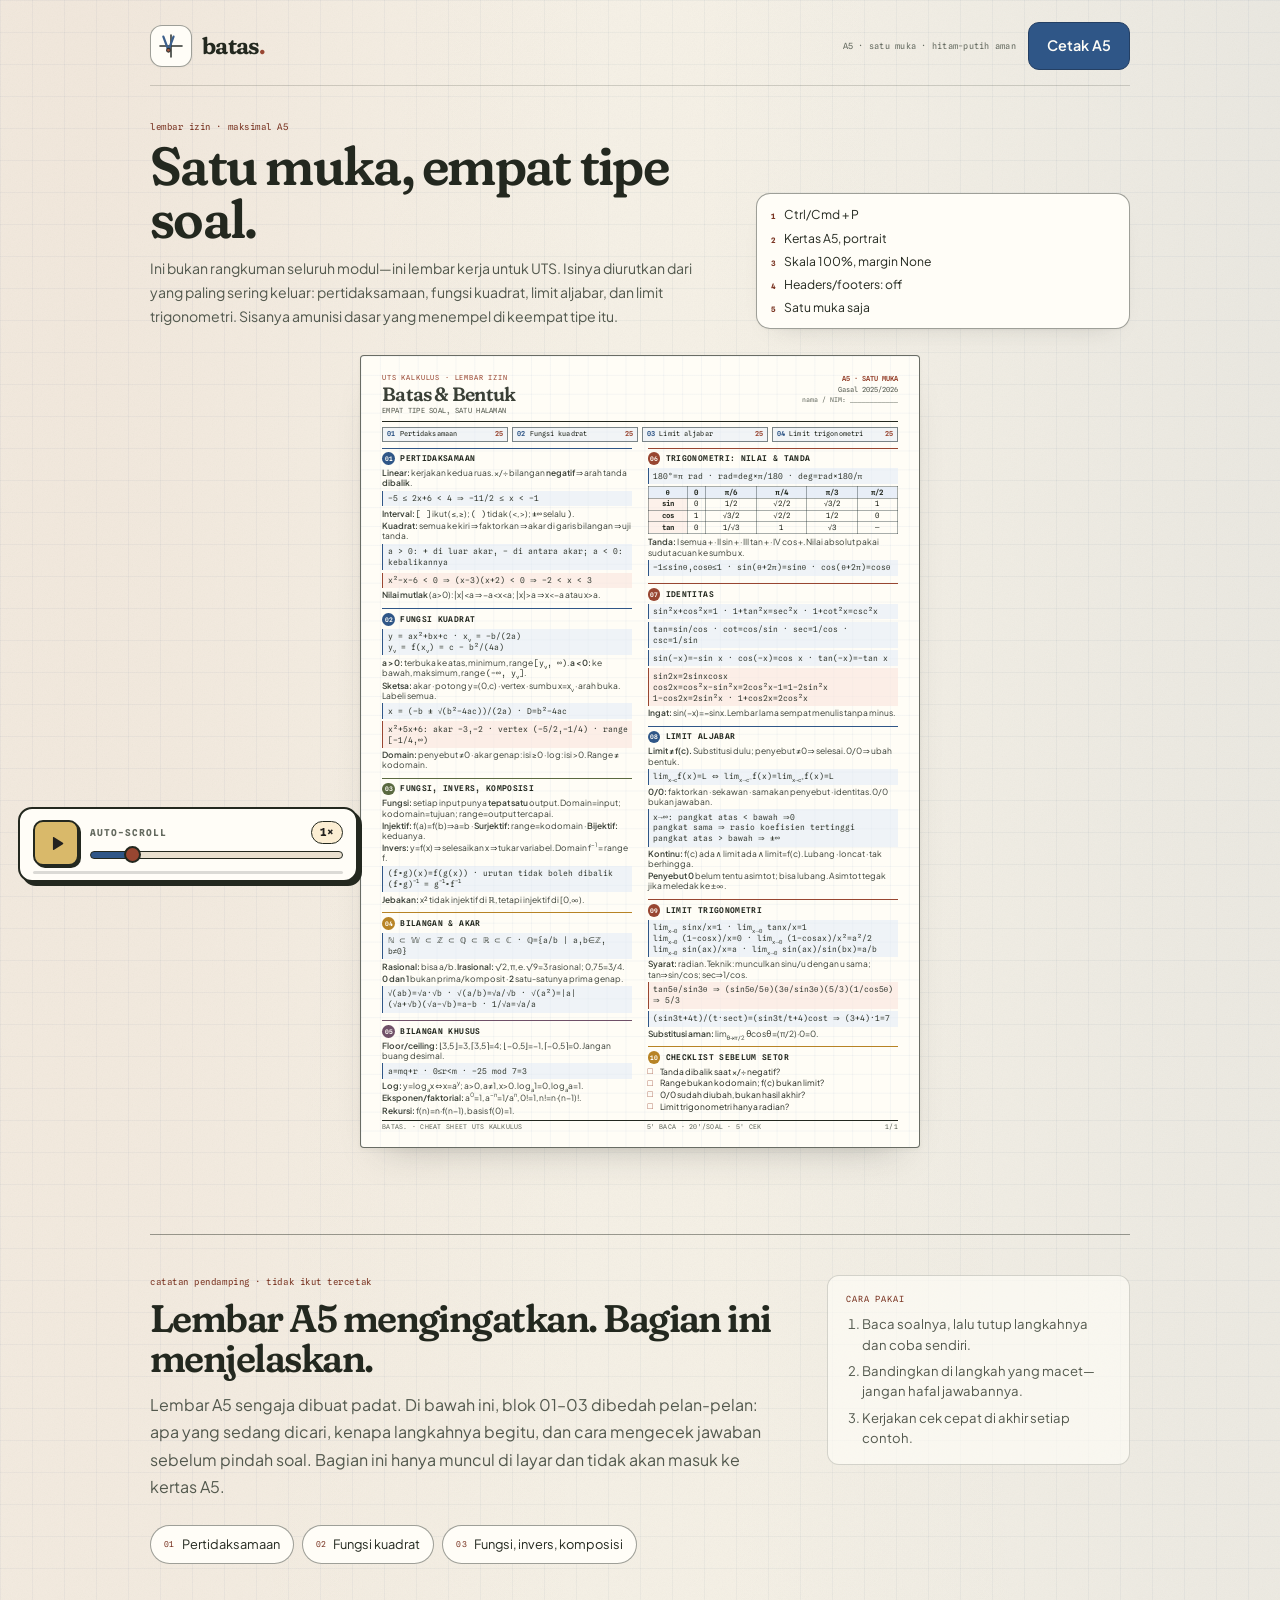
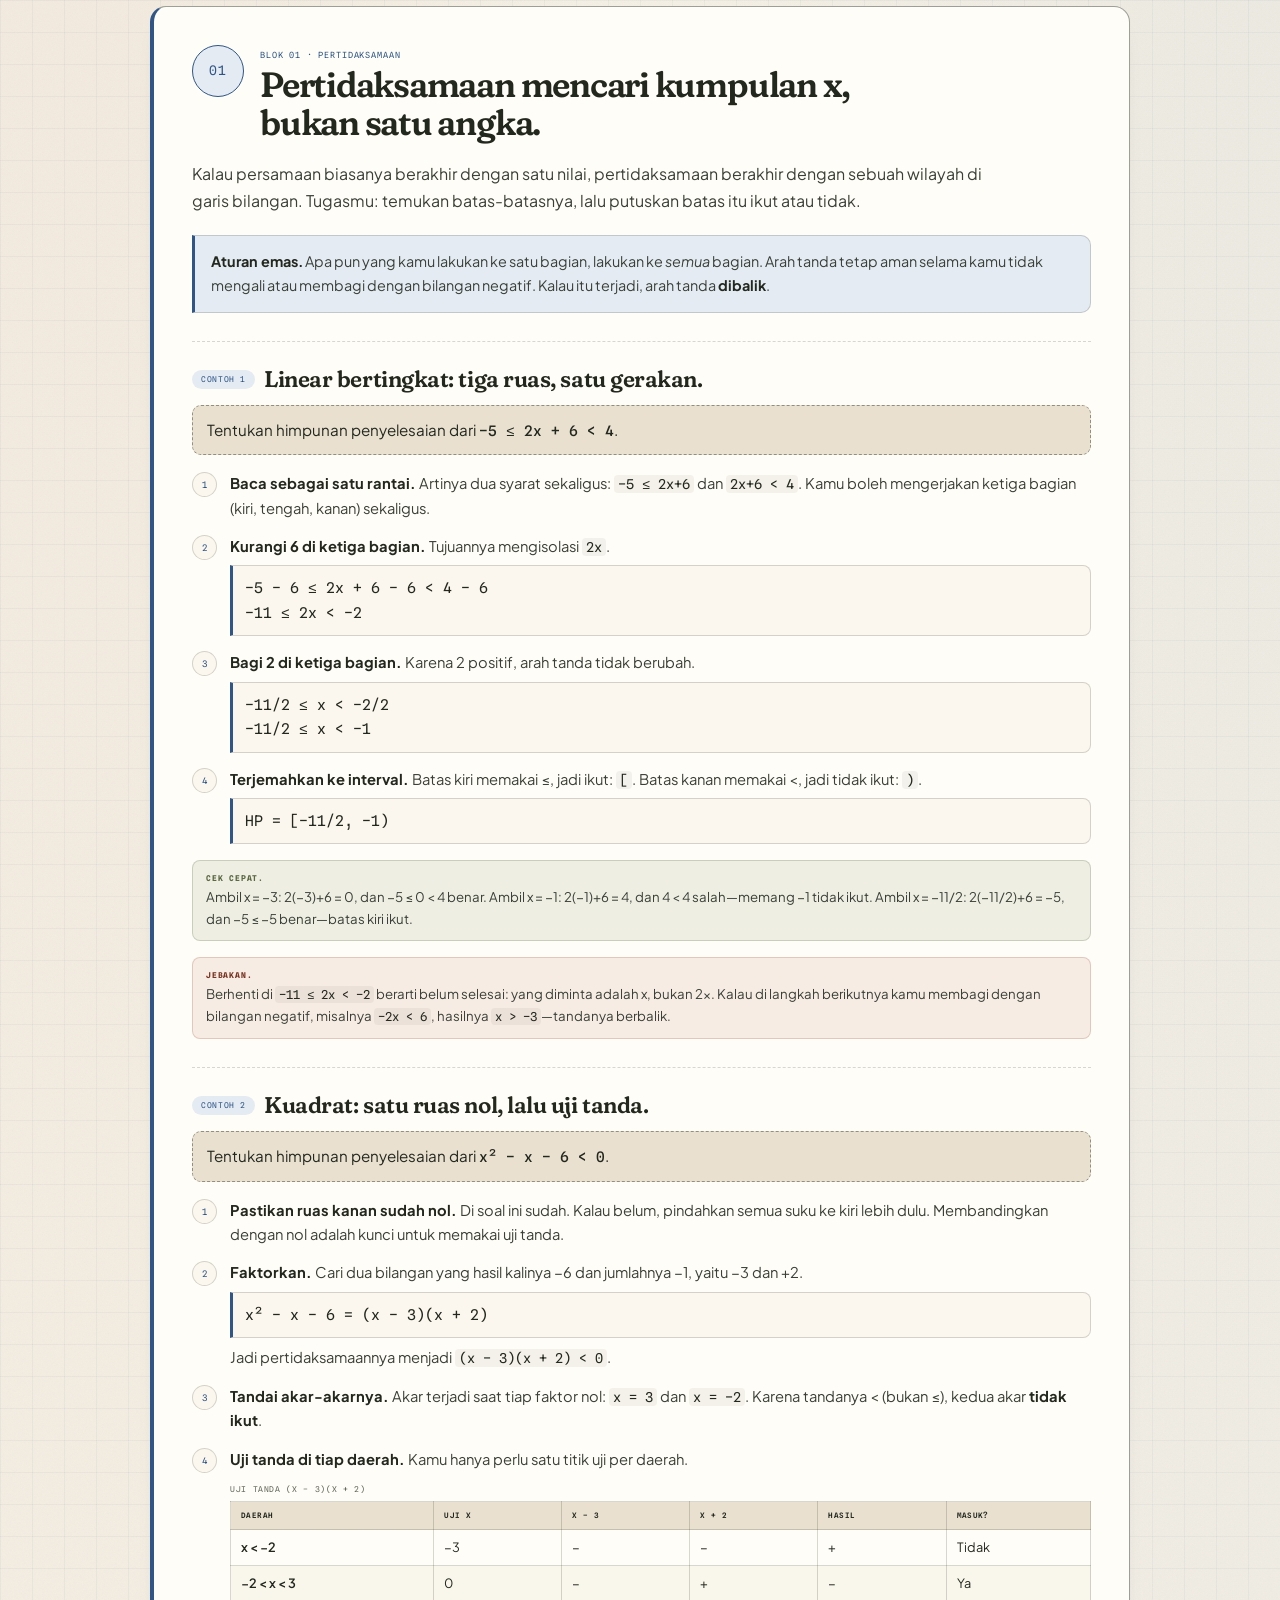
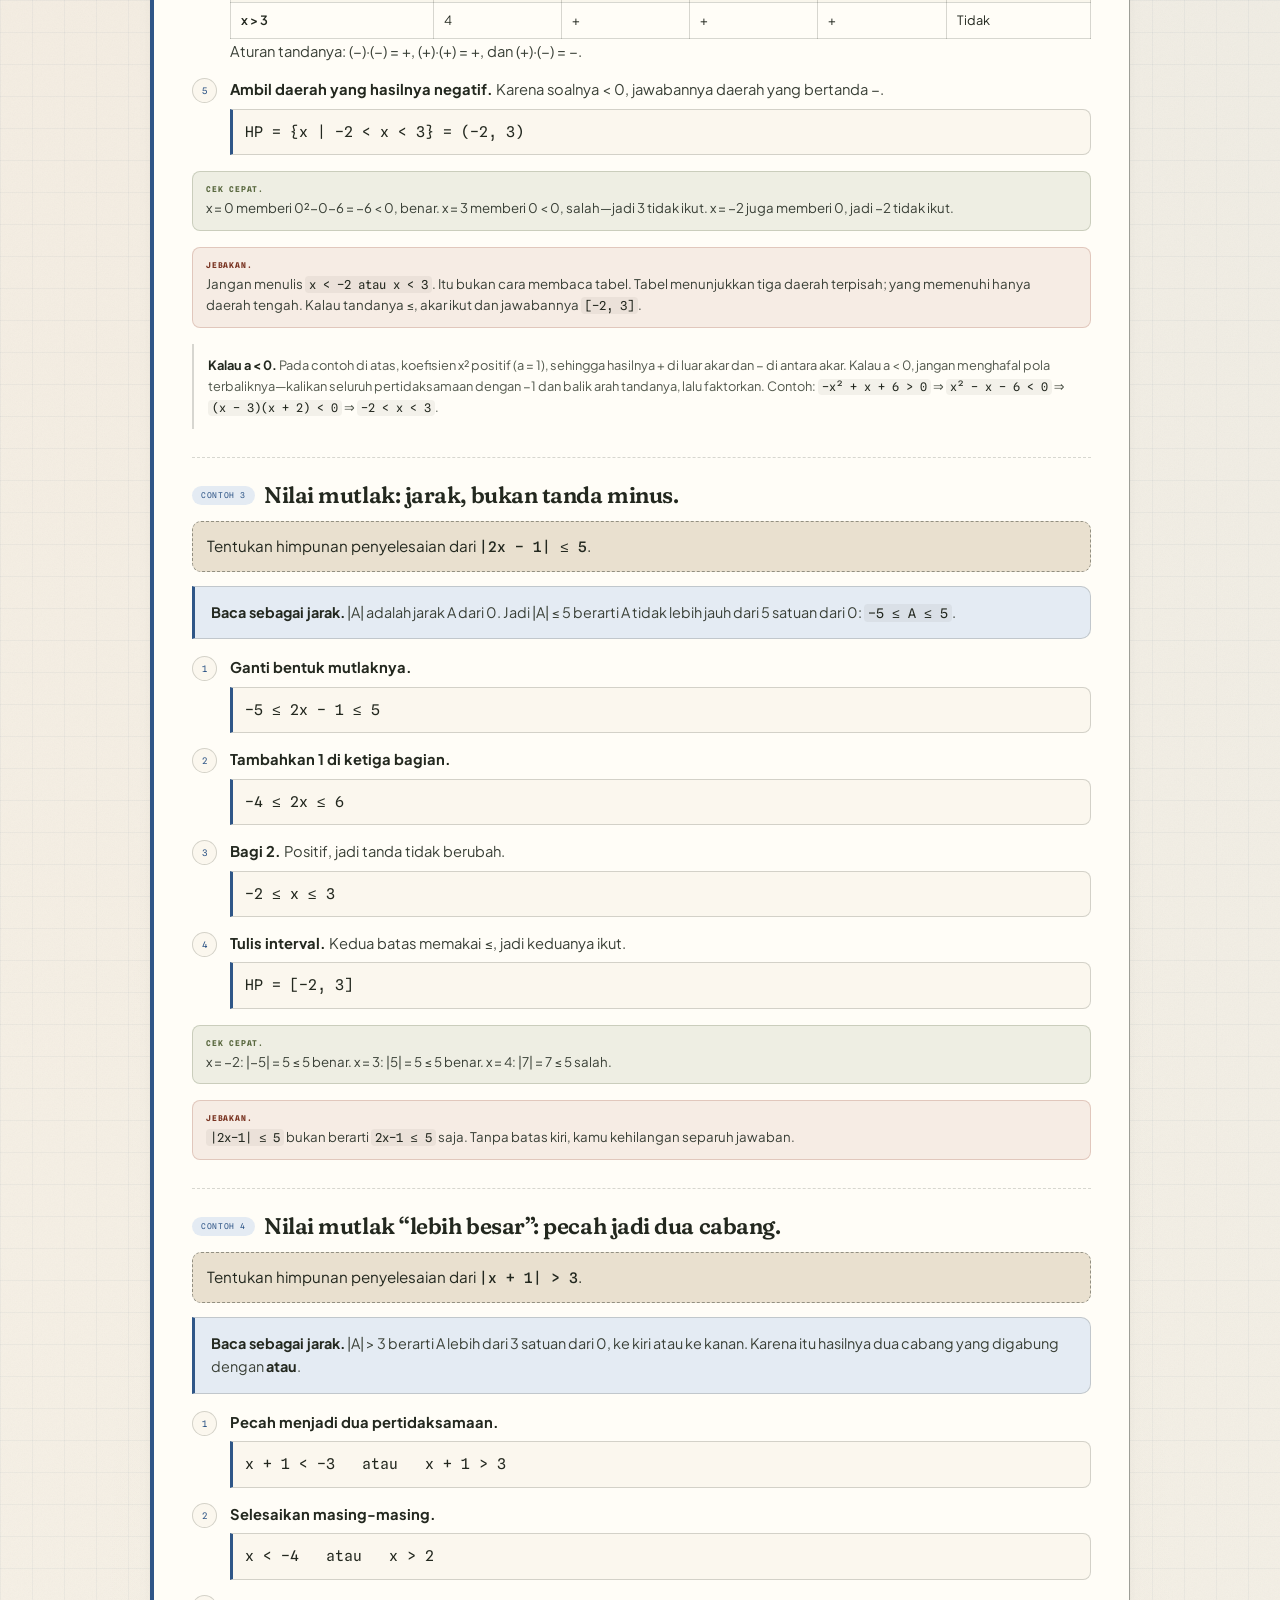
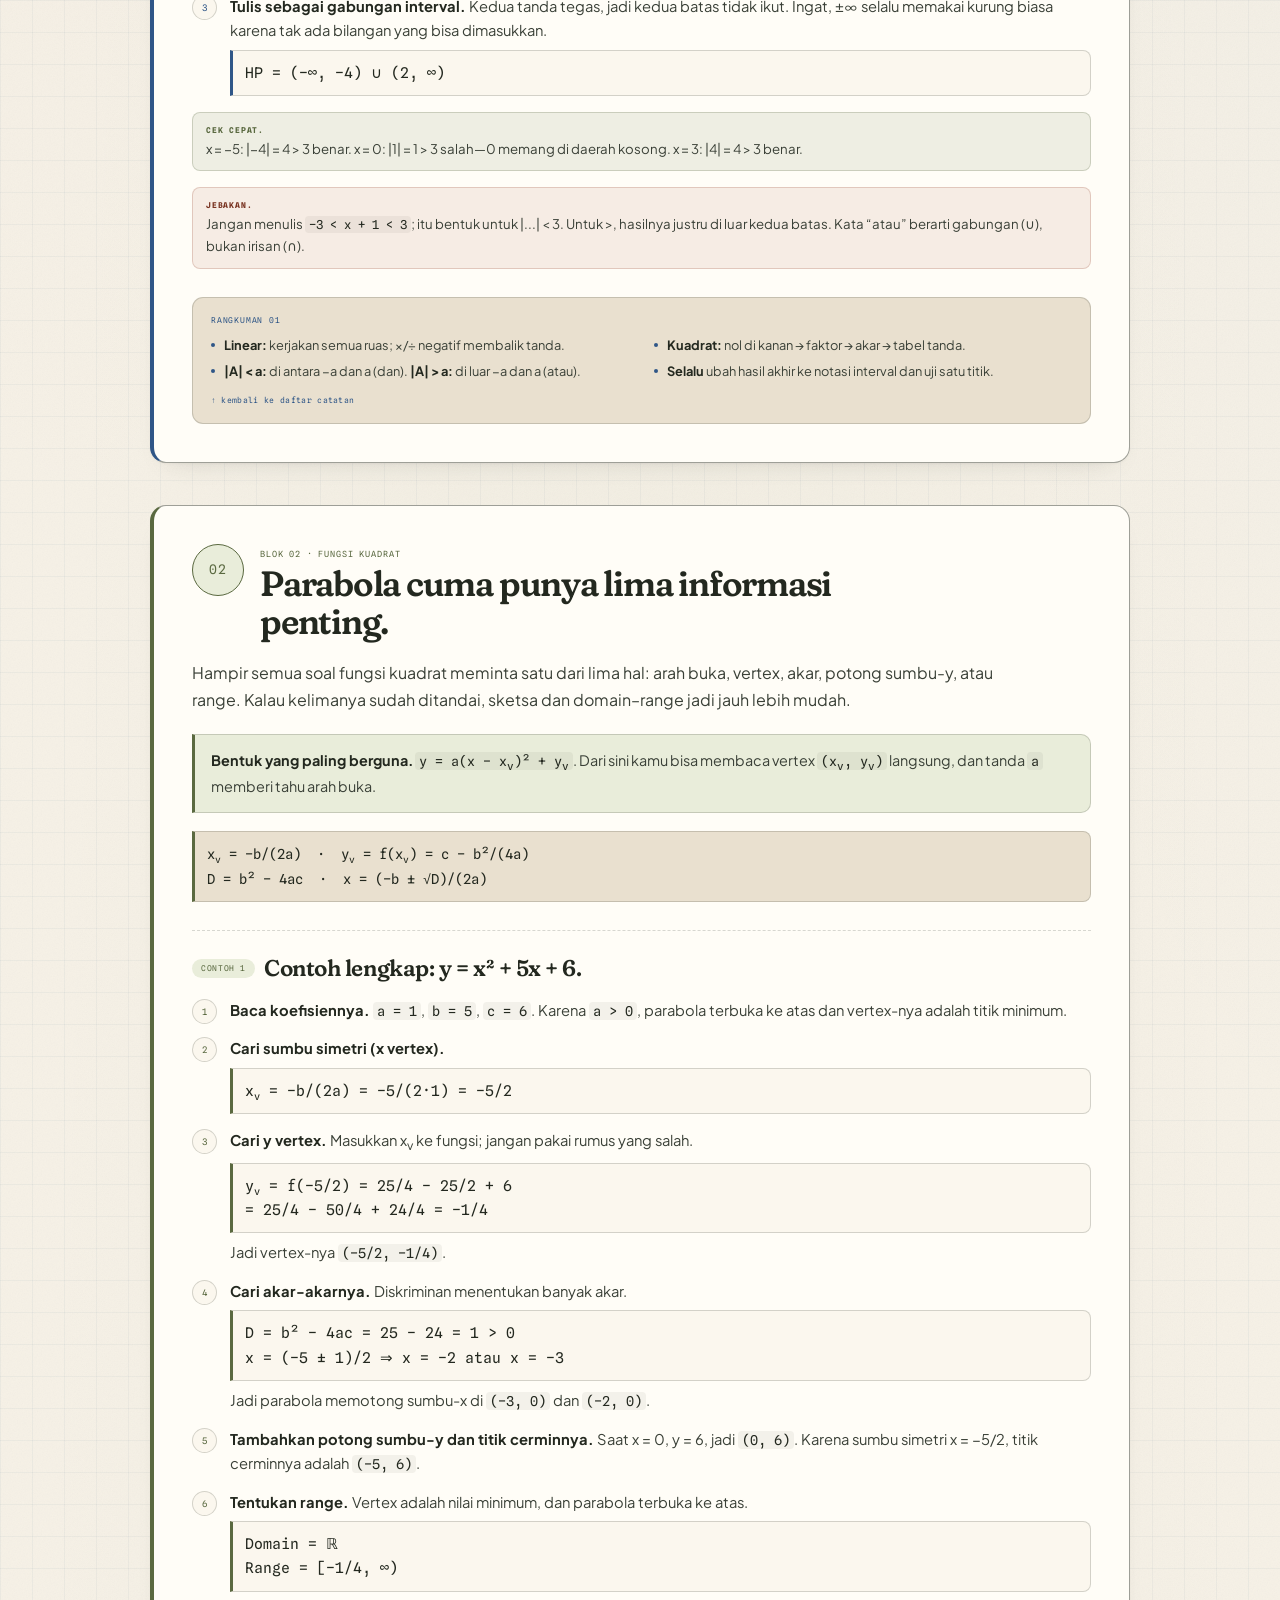
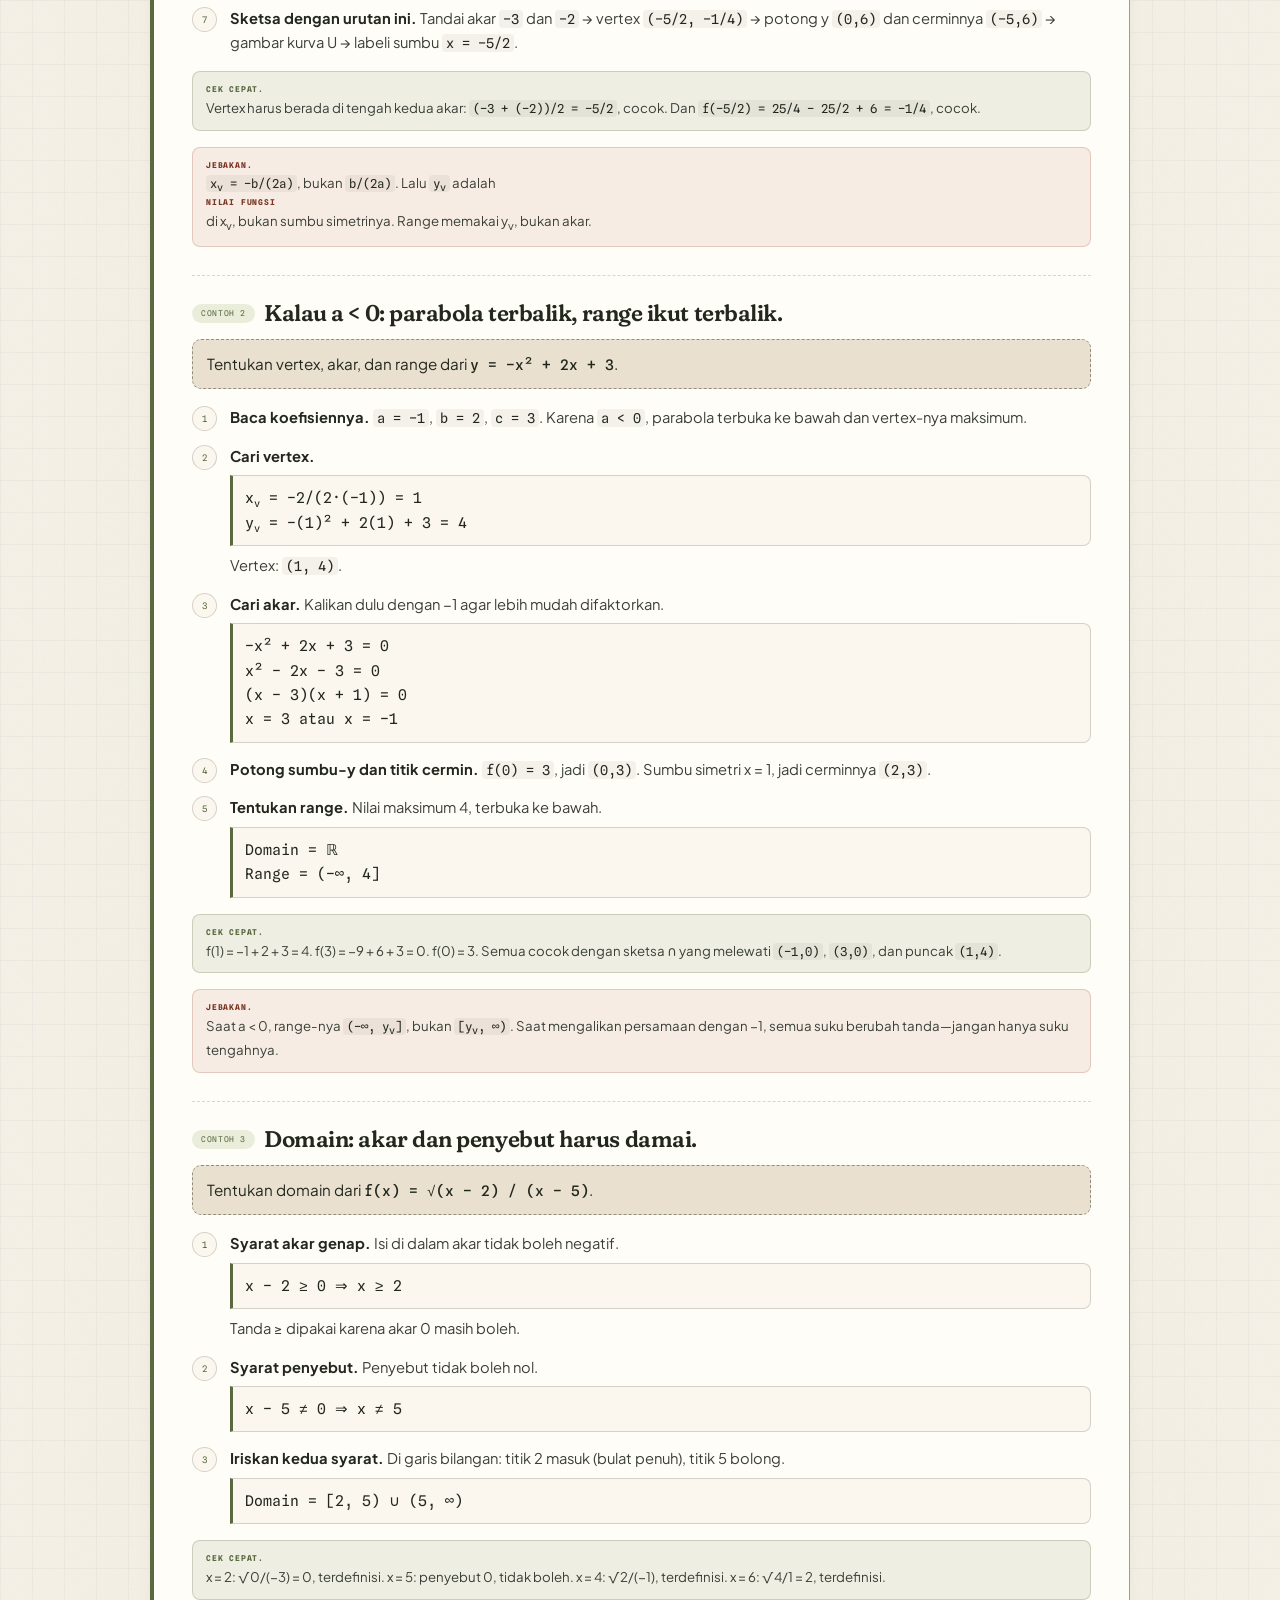
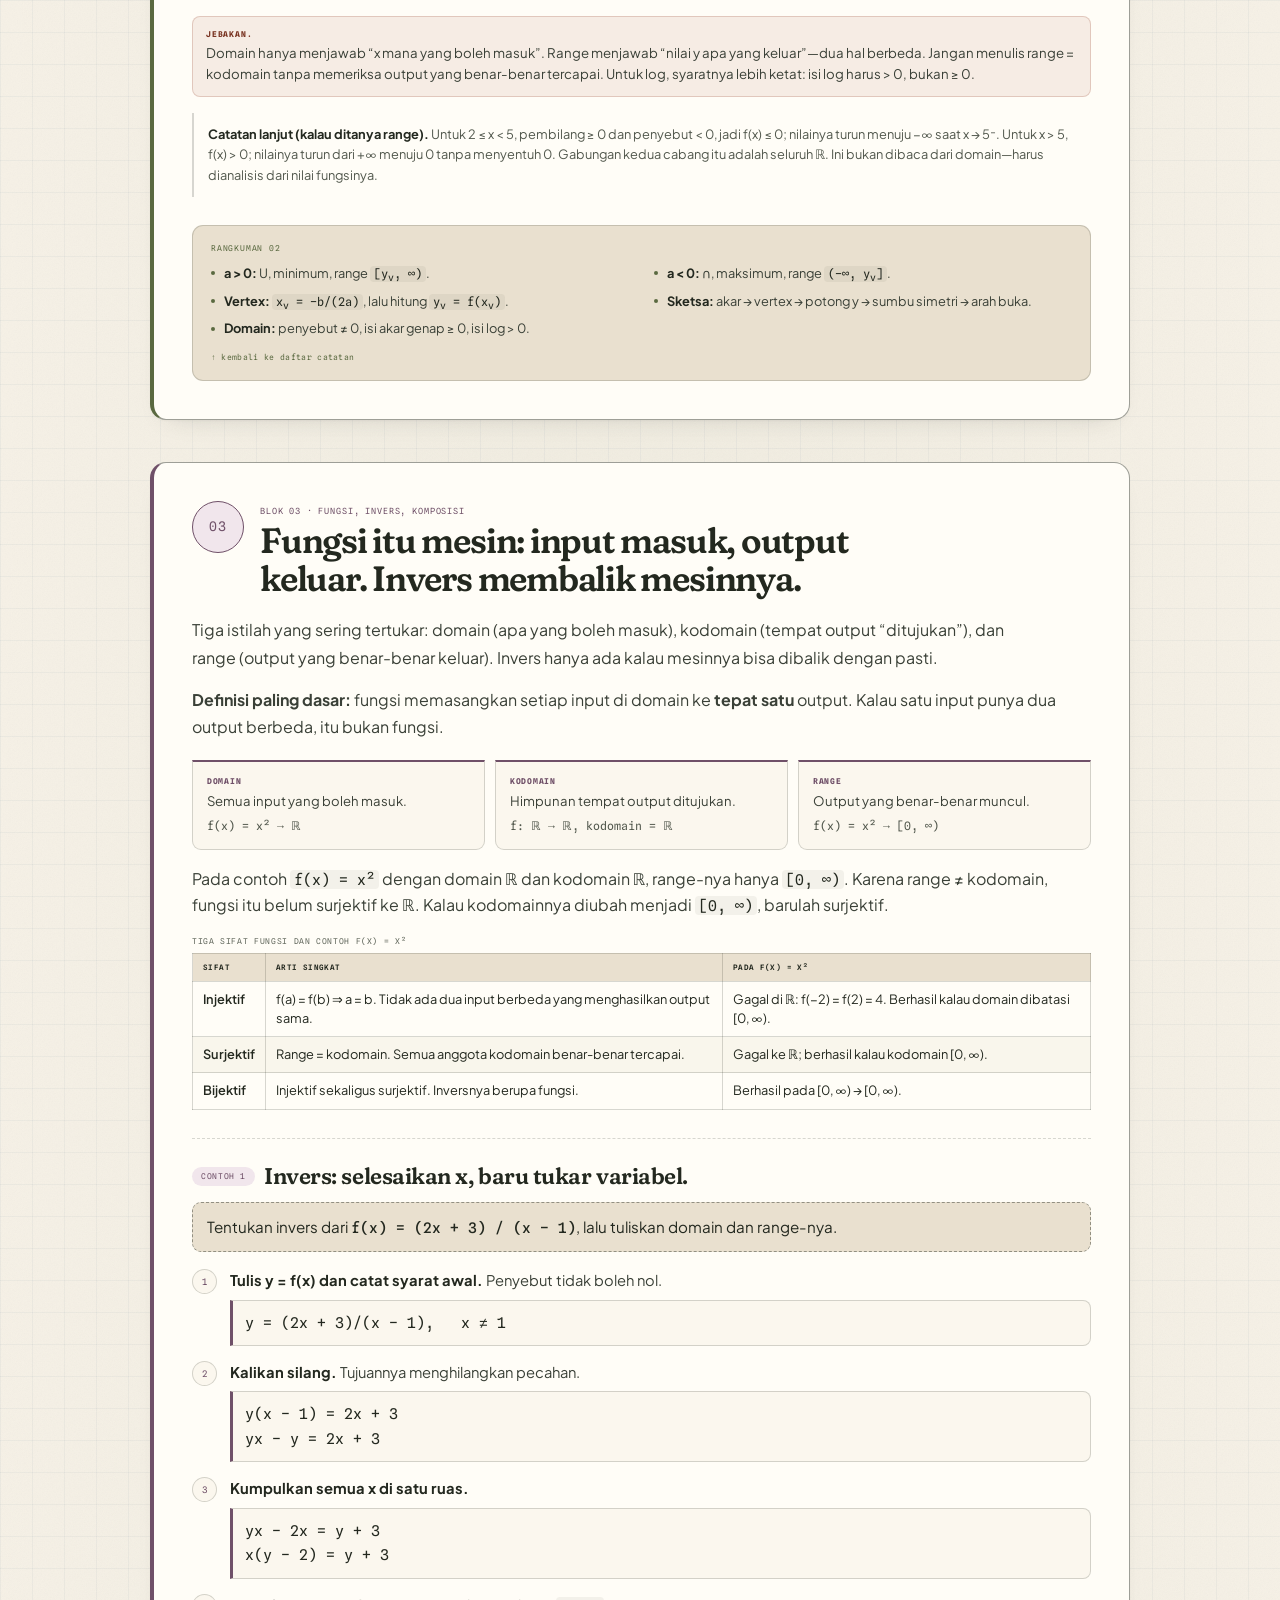
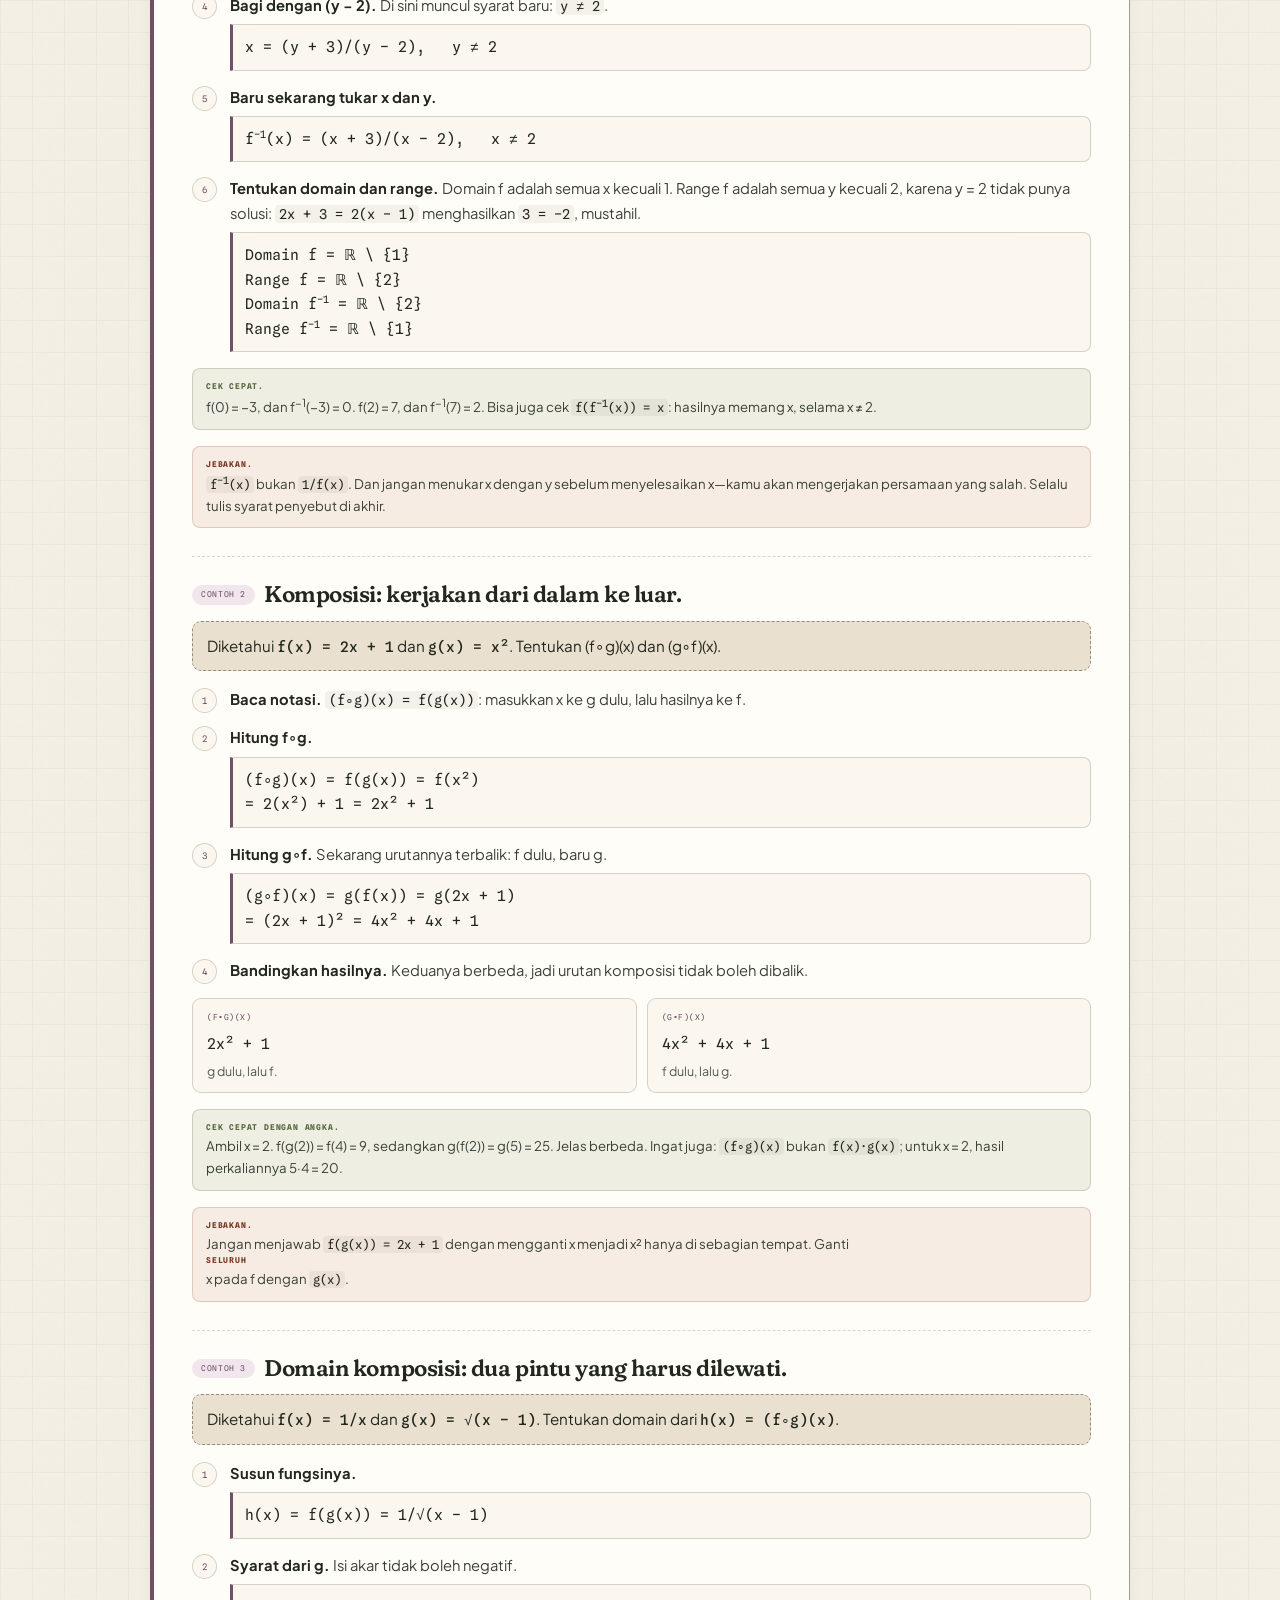
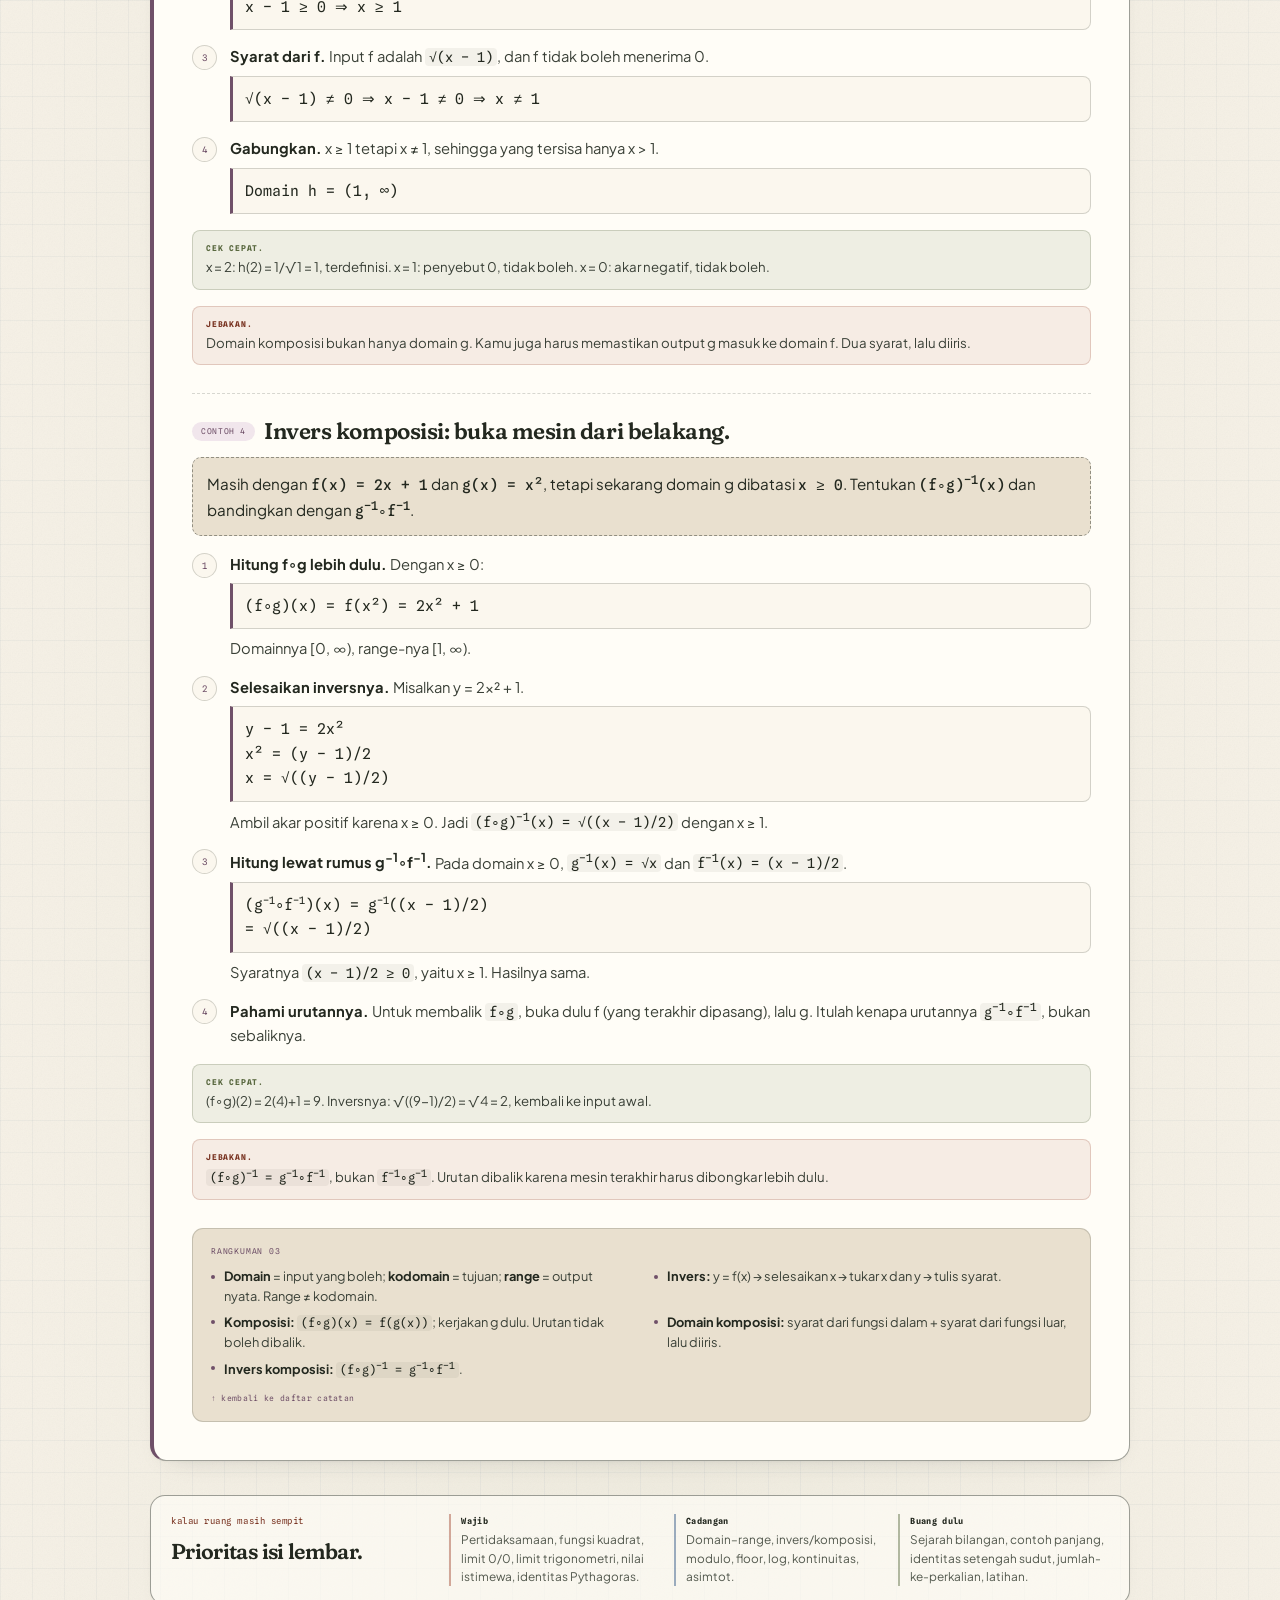
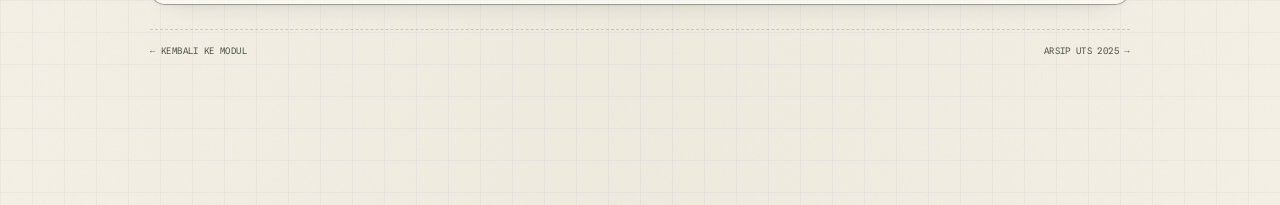
<file: cheat-sheet.html>
<!DOCTYPE html>
<html lang="id">
<head>
<meta charset="utf-8">
<meta name="viewport" content="width=device-width, initial-scale=1">
<title>Cheat Sheet A5 — UTS Kalkulus | Batas &amp; Bentuk</title>
<meta name="description" content="Cheat sheet A5 satu muka untuk UTS Kalkulus: pertidaksamaan, fungsi kuadrat, limit aljabar, limit trigonometri, plus amunisi bilangan, fungsi, dan trigonometri.">
<meta name="theme-color" content="#f6f1e6">
<link rel="icon" href="favicon.svg" type="image/svg+xml">
<link rel="preconnect" href="https://fonts.googleapis.com">
<link rel="preconnect" href="https://fonts.gstatic.com" crossorigin>
<link href="https://fonts.googleapis.com/css2?family=Fraunces:ital,opsz,wght,SOFT@0,9..144,300..900,100;1,9..144,300..900,100&family=Plus+Jakarta+Sans:ital,wght@0,300..800;1,300..800&family=Spline+Sans+Mono:wght@300..700&display=swap" rel="stylesheet">
<link rel="stylesheet" href="styles.css">
<link rel="stylesheet" href="cheat-sheet.css">
<link rel="stylesheet" href="tema.css">
  <link rel="stylesheet" href="autoscroll.css">
</head>
<body class="cheat-page">
<main class="cheat-shell">

  <header class="cheat-toolbar no-print">
    <a class="brand" href="modul.html" aria-label="Kembali ke modul">
      <span class="brand-mark" aria-hidden="true">
        <svg viewBox="0 0 40 40">
          <rect width="40" height="40" rx="8" fill="#fffdf7"/>
          <path d="M7 20h26M20 33V7" stroke="#2f3330" stroke-width="1.8" stroke-linecap="round"/>
          <path d="M11 9l6 16 6-16" fill="none" stroke="#3c5f8c" stroke-width="2.6" stroke-linecap="round" stroke-linejoin="round"/>
          <circle cx="17" cy="25" r="2.2" fill="#a95741" stroke="#2f3330" stroke-width="1.2"/>
        </svg>
      </span>
      <span class="brand-word">batas<span>.</span></span>
    </a>
    <div class="cheat-toolbar-actions">
      <span class="cheat-toolbar-note">A5 · satu muka · hitam-putih aman</span>
      <button class="btn btn-primary btn-small" type="button" id="printCheat">Cetak A5</button>
    </div>
  </header>

  <section class="cheat-intro no-print" aria-labelledby="cheatTitle">
    <div class="cheat-intro-copy">
    <p class="section-kicker">lembar izin · maksimal A5</p>
    <h1 id="cheatTitle">Satu muka, empat tipe soal.</h1>
    <p>Ini bukan rangkuman seluruh modul—ini lembar kerja untuk UTS. Isinya diurutkan dari yang paling sering keluar: pertidaksamaan, fungsi kuadrat, limit aljabar, dan limit trigonometri. Sisanya amunisi dasar yang menempel di keempat tipe itu.</p>
    </div>

    <div class="cheat-print-steps">
      <span><b>1</b> Ctrl/Cmd + P</span>
      <span><b>2</b> Kertas A5, portrait</span>
      <span><b>3</b> Skala 100%, margin None</span>
      <span><b>4</b> Headers/footers: off</span>
      <span><b>5</b> Satu muka saja</span>
    </div>
  </section>

  <article class="a5-sheet" id="cheatSheet" aria-label="Cheat sheet A5 satu muka">
    <header class="cs-head">
      <div>
        <p class="cs-kicker">UTS KALKULUS · LEMBAR IZIN</p>
        <p class="cs-title">Batas &amp; Bentuk</p>
        <p class="cs-sub">empat tipe soal, satu halaman</p>
      </div>
      <div class="cs-meta">
        <b>A5 · SATU MUKA</b><br>
        Gasal 2025/2026<br>
        <span>nama / NIM: ____________</span>
      </div>
    </header>

    <div class="cs-map" aria-label="Peta empat soal UTS">
      <div><b>01</b> Pertidaksamaan <span>25</span></div>
      <div><b>02</b> Fungsi kuadrat <span>25</span></div>
      <div><b>03</b> Limit aljabar <span>25</span></div>
      <div><b>04</b> Limit trigonometri <span>25</span></div>
    </div>

    <div class="cs-cols">
      <div class="cs-col">

        <section class="cs-block cs-block--cobalt">
          <h2><span>01</span> Pertidaksamaan</h2>
          <p><b>Linear:</b> kerjakan kedua ruas. ×/÷ bilangan <b>negatif</b> ⇒ arah tanda <b>dibalik</b>.</p>
          <p class="cs-formula">−5 ≤ 2x+6 &lt; 4 ⇒ −11/2 ≤ x &lt; −1</p>
          <p><b>Interval:</b> <span class="cs-mono">[ ]</span> ikut (≤, ≥); <span class="cs-mono">( )</span> tidak (&lt;, &gt;); <span class="cs-mono">±∞</span> selalu <span class="cs-mono">)</span>.</p>
          <p><b>Kuadrat:</b> semua ke kiri ⇒ faktorkan ⇒ akar di garis bilangan ⇒ uji tanda.</p>
          <p class="cs-formula">a &gt; 0: + di luar akar, − di antara akar; a &lt; 0: kebalikannya</p>
          <p class="cs-formula cs-formula--warm">x²−x−6 &lt; 0 ⇒ (x−3)(x+2) &lt; 0 ⇒ −2 &lt; x &lt; 3</p>
          <p><b>Nilai mutlak</b> (a&gt;0): |x|&lt;a ⇒ −a&lt;x&lt;a; |x|&gt;a ⇒ x&lt;−a atau x&gt;a.</p>
        </section>

        <section class="cs-block cs-block--cobalt">
          <h2><span>02</span> Fungsi kuadrat</h2>
          <p class="cs-formula">y = ax²+bx+c · x<sub>v</sub> = −b/(2a)<br>y<sub>v</sub> = f(x<sub>v</sub>) = c − b²/(4a)</p>
          <p><b>a &gt; 0:</b> terbuka ke atas, minimum, range <span class="cs-mono">[y<sub>v</sub>, ∞)</span>. <b>a &lt; 0:</b> ke bawah, maksimum, range <span class="cs-mono">(−∞, y<sub>v</sub>]</span>.</p>
          <p><b>Sketsa:</b> akar · potong y=(0,c) · vertex · sumbu x=x<sub>v</sub> · arah buka. Labeli semua.</p>
          <p class="cs-formula">x = (−b ± √(b²−4ac))/(2a) · D=b²−4ac</p>
          <p class="cs-formula cs-formula--warm">x²+5x+6: akar −3,−2 · vertex (−5/2,−1/4) · range [−1/4,∞)</p>
          <p><b>Domain:</b> penyebut ≠0 · akar genap: isi ≥0 · log: isi &gt;0. Range ≠ kodomain.</p>
        </section>

        <section class="cs-block cs-block--olive">
          <h2><span>03</span> Fungsi, invers, komposisi</h2>
          <p><b>Fungsi:</b> setiap input punya <b>tepat satu</b> output. Domain=input; kodomain=tujuan; range=output tercapai.</p>
          <p><b>Injektif:</b> f(a)=f(b)⇒a=b · <b>Surjektif:</b> range=kodomain · <b>Bijektif:</b> keduanya.</p>
          <p><b>Invers:</b> y=f(x) ⇒ selesaikan x ⇒ tukar variabel. Domain f<sup>−1</sup> = range f.</p>
          <p class="cs-formula">(f∘g)(x)=f(g(x)) · urutan tidak boleh dibalik<br>(f∘g)<sup>−1</sup> = g<sup>−1</sup>∘f<sup>−1</sup></p>
          <p><b>Jebakan:</b> x² tidak injektif di ℝ, tetapi injektif di [0,∞).</p>
        </section>

        <section class="cs-block cs-block--gold">
          <h2><span>04</span> Bilangan &amp; akar</h2>
          <p class="cs-formula">ℕ ⊂ 𝕎 ⊂ ℤ ⊂ ℚ ⊂ ℝ ⊂ ℂ · ℚ={a/b | a,b∈ℤ, b≠0}</p>
          <p><b>Rasional:</b> bisa a/b. <b>Irasional:</b> √2, π, e. √9=3 rasional; 0,75=3/4.</p>
          <p><b>0 dan 1</b> bukan prima/komposit · <b>2</b> satu-satunya prima genap.</p>
          <p class="cs-formula">√(ab)=√a·√b · √(a/b)=√a/√b · √(a²)=|a|<br>(√a+√b)(√a−√b)=a−b · 1/√a=√a/a</p>
        </section>

        <section class="cs-block cs-block--plum">
          <h2><span>05</span> Bilangan khusus</h2>
          <p><b>Floor/ceiling:</b> ⌊3,5⌋=3, ⌈3,5⌉=4; ⌊−0,5⌋=−1, ⌈−0,5⌉=0. Jangan buang desimal.</p>
          <p class="cs-formula">a=mq+r · 0≤r&lt;m · −25 mod 7=3</p>
          <p><b>Log:</b> y=log<sub>a</sub>x ⇔ x=a<sup>y</sup>; a&gt;0, a≠1, x&gt;0. log<sub>a</sub>1=0, log<sub>a</sub>a=1.</p>
          <p><b>Eksponen/faktorial:</b> a<sup>0</sup>=1, a<sup>−n</sup>=1/a<sup>n</sup>, 0!=1, n!=n·(n−1)!.</p>
          <p><b>Rekursi:</b> f(n)=n·f(n−1), basis f(0)=1.</p>
        </section>

      </div>

      <div class="cs-col">

        <section class="cs-block cs-block--coral">
          <h2><span>06</span> Trigonometri: nilai &amp; tanda</h2>
          <p class="cs-formula">180°=π rad · rad=deg×π/180 · deg=rad×180/π</p>
          <table class="cs-table">
            <thead><tr><th>θ</th><th>0</th><th>π/6</th><th>π/4</th><th>π/3</th><th>π/2</th></tr></thead>
            <tbody>
              <tr><th>sin</th><td>0</td><td>1/2</td><td>√2/2</td><td>√3/2</td><td>1</td></tr>
              <tr><th>cos</th><td>1</td><td>√3/2</td><td>√2/2</td><td>1/2</td><td>0</td></tr>
              <tr><th>tan</th><td>0</td><td>1/√3</td><td>1</td><td>√3</td><td>—</td></tr>
            </tbody>
          </table>
          <p><b>Tanda:</b> I semua + · II sin + · III tan + · IV cos +. Nilai absolut pakai sudut acuan ke sumbu x.</p>
          <p class="cs-formula">−1≤sinθ,cosθ≤1 · sin(θ+2π)=sinθ · cos(θ+2π)=cosθ</p>
        </section>

        <section class="cs-block cs-block--coral">
          <h2><span>07</span> Identitas</h2>
          <p class="cs-formula">sin²x+cos²x=1 · 1+tan²x=sec²x · 1+cot²x=csc²x</p>
          <p class="cs-formula">tan=sin/cos · cot=cos/sin · sec=1/cos · csc=1/sin</p>
          <p class="cs-formula">sin(−x)=−sin x · cos(−x)=cos x · tan(−x)=−tan x</p>
          <p class="cs-formula cs-formula--warm">sin2x=2sinxcosx<br>cos2x=cos²x−sin²x=2cos²x−1=1−2sin²x<br>1−cos2x=2sin²x · 1+cos2x=2cos²x</p>
          <p><b>Ingat:</b> sin(−x)=<b>−</b>sinx. Lembar lama sempat menulis tanpa minus.</p>
        </section>

        <section class="cs-block cs-block--cobalt">
          <h2><span>08</span> Limit aljabar</h2>
          <p><b>Limit ≠ f(c).</b> Substitusi dulu; penyebut ≠0 ⇒ selesai. 0/0 ⇒ ubah bentuk.</p>
          <p class="cs-formula">lim<sub>x→c</sub>f(x)=L ⇔ lim<sub>x→c⁻</sub>f(x)=lim<sub>x→c⁺</sub>f(x)=L</p>
          <p><b>0/0:</b> faktorkan · sekawan · samakan penyebut · identitas. 0/0 bukan jawaban.</p>
          <p class="cs-formula">x→∞: pangkat atas &lt; bawah ⇒0<br>pangkat sama ⇒ rasio koefisien tertinggi<br>pangkat atas &gt; bawah ⇒ ±∞</p>
          <p><b>Kontinu:</b> f(c) ada ∧ limit ada ∧ limit=f(c). Lubang · loncat · tak berhingga.</p>
          <p><b>Penyebut 0</b> belum tentu asimtot; bisa lubang. Asimtot tegak jika meledak ke ±∞.</p>
        </section>

        <section class="cs-block cs-block--coral">
          <h2><span>09</span> Limit trigonometri</h2>
          <p class="cs-formula">lim<sub>x→0</sub> sinx/x=1 · lim<sub>x→0</sub> tanx/x=1<br>lim<sub>x→0</sub> (1−cosx)/x=0 · lim<sub>x→0</sub> (1−cosax)/x²=a²/2<br>lim<sub>x→0</sub> sin(ax)/x=a · lim<sub>x→0</sub> sin(ax)/sin(bx)=a/b</p>
          <p><b>Syarat:</b> radian. Teknik: munculkan sinu/u dengan u sama; tan⇒sin/cos; sec⇒1/cos.</p>
          <p class="cs-formula cs-formula--warm">tan5θ/sin3θ ⇒ (sin5θ/5θ)(3θ/sin3θ)(5/3)(1/cos5θ) ⇒ 5/3</p>
          <p class="cs-formula">(sin3t+4t)/(t·sect)=(sin3t/t+4)cost ⇒ (3+4)·1=7</p>
          <p><b>Substitusi aman:</b> lim<sub>θ→π/2</sub> θcosθ=(π/2)·0=0.</p>
        </section>

        <section class="cs-block cs-block--gold">
          <h2><span>10</span> Checklist sebelum setor</h2>
          <ul class="cs-check">
            <li>Tanda dibalik saat ×/÷ negatif?</li>
            <li>Range bukan kodomain; f(c) bukan limit?</li>
            <li>0/0 sudah diubah, bukan hasil akhir?</li>
            <li>Limit trigonometri hanya radian?</li>
          </ul>
        </section>

      </div>
    </div>

    <footer class="cs-foot">
      <span>batas. · cheat sheet UTS Kalkulus</span>
      <span>5′ baca · 20′/soal · 5′ cek</span>
      <span>1/1</span>
    </footer>
  </article>

  <section class="cheat-deep no-print" id="catatan" aria-labelledby="deepTitle">
    <header class="deep-head">
      <div class="deep-head-copy">
        <p class="section-kicker">catatan pendamping · tidak ikut tercetak</p>
        <h2 id="deepTitle">Lembar A5 mengingatkan. Bagian ini menjelaskan.</h2>
        <p class="deep-lede">Lembar A5 sengaja dibuat padat. Di bawah ini, blok 01–03 dibedah pelan-pelan: apa yang sedang dicari, kenapa langkahnya begitu, dan cara mengecek jawaban sebelum pindah soal. Bagian ini hanya muncul di layar dan tidak akan masuk ke kertas A5.</p>
      </div>
      <aside class="deep-how" aria-label="Cara memakai catatan">
        <p class="deep-how-title">Cara pakai</p>
        <ol>
          <li>Baca soalnya, lalu tutup langkahnya dan coba sendiri.</li>
          <li>Bandingkan di langkah yang macet—jangan hafal jawabannya.</li>
          <li>Kerjakan cek cepat di akhir setiap contoh.</li>
        </ol>
      </aside>
    </header>

    <nav class="deep-jump" aria-label="Lompat ke catatan per blok">
      <a href="#catatan-01"><span>01</span> Pertidaksamaan</a>
      <a href="#catatan-02"><span>02</span> Fungsi kuadrat</a>
      <a href="#catatan-03"><span>03</span> Fungsi, invers, komposisi</a>
    </nav>

    <article class="deep-card deep-card--01" id="catatan-01">
      <header class="deep-card-head">
        <span class="deep-num" aria-hidden="true">01</span>
        <div>
          <p class="deep-kicker">blok 01 · pertidaksamaan</p>
          <h3>Pertidaksamaan mencari kumpulan x, bukan satu angka.</h3>
        </div>
      </header>
      <p class="deep-lead">Kalau persamaan biasanya berakhir dengan satu nilai, pertidaksamaan berakhir dengan sebuah wilayah di garis bilangan. Tugasmu: temukan batas-batasnya, lalu putuskan batas itu ikut atau tidak.</p>

      <div class="deep-idea">
        <b>Aturan emas.</b> Apa pun yang kamu lakukan ke satu bagian, lakukan ke <em>semua</em> bagian. Arah tanda tetap aman selama kamu tidak mengali atau membagi dengan bilangan negatif. Kalau itu terjadi, arah tanda <b>dibalik</b>.
      </div>

      <section class="deep-example">
        <div class="deep-ex-head">
          <span class="deep-tag">contoh 1</span>
          <h4>Linear bertingkat: tiga ruas, satu gerakan.</h4>
        </div>
        <p class="deep-q">Tentukan himpunan penyelesaian dari <b>−5 ≤ 2x + 6 &lt; 4</b>.</p>
        <ol class="deep-steps">
          <li>
            <p><b>Baca sebagai satu rantai.</b> Artinya dua syarat sekaligus: <span class="deep-inline">−5 ≤ 2x+6</span> dan <span class="deep-inline">2x+6 &lt; 4</span>. Kamu boleh mengerjakan ketiga bagian (kiri, tengah, kanan) sekaligus.</p>
          </li>
          <li>
            <p><b>Kurangi 6 di ketiga bagian.</b> Tujuannya mengisolasi <span class="deep-inline">2x</span>.</p>
            <p class="deep-formula">−5 − 6 ≤ 2x + 6 − 6 &lt; 4 − 6<br>−11 ≤ 2x &lt; −2</p>
          </li>
          <li>
            <p><b>Bagi 2 di ketiga bagian.</b> Karena 2 positif, arah tanda tidak berubah.</p>
            <p class="deep-formula">−11/2 ≤ x &lt; −2/2<br>−11/2 ≤ x &lt; −1</p>
          </li>
          <li>
            <p><b>Terjemahkan ke interval.</b> Batas kiri memakai ≤, jadi ikut: <span class="deep-inline">[</span>. Batas kanan memakai &lt;, jadi tidak ikut: <span class="deep-inline">)</span>.</p>
            <p class="deep-formula">HP = [−11/2, −1)</p>
          </li>
        </ol>
        <p class="deep-check"><b>Cek cepat.</b> Ambil x = −3: 2(−3)+6 = 0, dan −5 ≤ 0 &lt; 4 benar. Ambil x = −1: 2(−1)+6 = 4, dan 4 &lt; 4 salah—memang −1 tidak ikut. Ambil x = −11/2: 2(−11/2)+6 = −5, dan −5 ≤ −5 benar—batas kiri ikut.</p>
        <p class="deep-trap"><b>Jebakan.</b> Berhenti di <span class="deep-inline">−11 ≤ 2x &lt; −2</span> berarti belum selesai: yang diminta adalah x, bukan 2x. Kalau di langkah berikutnya kamu membagi dengan bilangan negatif, misalnya <span class="deep-inline">−2x &lt; 6</span>, hasilnya <span class="deep-inline">x &gt; −3</span>—tandanya berbalik.</p>
      </section>

      <section class="deep-example">
        <div class="deep-ex-head">
          <span class="deep-tag">contoh 2</span>
          <h4>Kuadrat: satu ruas nol, lalu uji tanda.</h4>
        </div>
        <p class="deep-q">Tentukan himpunan penyelesaian dari <b>x² − x − 6 &lt; 0</b>.</p>
        <ol class="deep-steps">
          <li>
            <p><b>Pastikan ruas kanan sudah nol.</b> Di soal ini sudah. Kalau belum, pindahkan semua suku ke kiri lebih dulu. Membandingkan dengan nol adalah kunci untuk memakai uji tanda.</p>
          </li>
          <li>
            <p><b>Faktorkan.</b> Cari dua bilangan yang hasil kalinya −6 dan jumlahnya −1, yaitu −3 dan +2.</p>
            <p class="deep-formula">x² − x − 6 = (x − 3)(x + 2)</p>
            <p>Jadi pertidaksamaannya menjadi <span class="deep-inline">(x − 3)(x + 2) &lt; 0</span>.</p>
          </li>
          <li>
            <p><b>Tandai akar-akarnya.</b> Akar terjadi saat tiap faktor nol: <span class="deep-inline">x = 3</span> dan <span class="deep-inline">x = −2</span>. Karena tandanya &lt; (bukan ≤), kedua akar <b>tidak ikut</b>.</p>
          </li>
          <li>
            <p><b>Uji tanda di tiap daerah.</b> Kamu hanya perlu satu titik uji per daerah.</p>
            <p class="deep-table-hint">Geser tabel ke samping bila perlu.</p>
            <div class="deep-table-wrap">
              <table class="deep-table">
                <caption>Uji tanda (x − 3)(x + 2)</caption>
                <thead>
                  <tr><th>Daerah</th><th>Uji x</th><th>x − 3</th><th>x + 2</th><th>Hasil</th><th>Masuk?</th></tr>
                </thead>
                <tbody>
                  <tr><td>x &lt; −2</td><td>−3</td><td>−</td><td>−</td><td>+</td><td>Tidak</td></tr>
                  <tr><td>−2 &lt; x &lt; 3</td><td>0</td><td>−</td><td>+</td><td>−</td><td>Ya</td></tr>
                  <tr><td>x &gt; 3</td><td>4</td><td>+</td><td>+</td><td>+</td><td>Tidak</td></tr>
                </tbody>
              </table>
            </div>
            <p>Aturan tandanya: (−)·(−) = +, (+)·(+) = +, dan (+)·(−) = −.</p>
          </li>
          <li>
            <p><b>Ambil daerah yang hasilnya negatif.</b> Karena soalnya &lt; 0, jawabannya daerah yang bertanda −.</p>
            <p class="deep-formula">HP = {x | −2 &lt; x &lt; 3} = (−2, 3)</p>
          </li>
        </ol>
        <p class="deep-check"><b>Cek cepat.</b> x = 0 memberi 0²−0−6 = −6 &lt; 0, benar. x = 3 memberi 0 &lt; 0, salah—jadi 3 tidak ikut. x = −2 juga memberi 0, jadi −2 tidak ikut.</p>
        <p class="deep-trap"><b>Jebakan.</b> Jangan menulis <span class="deep-inline">x &lt; −2 atau x &lt; 3</span>. Itu bukan cara membaca tabel. Tabel menunjukkan tiga daerah terpisah; yang memenuhi hanya daerah tengah. Kalau tandanya ≤, akar ikut dan jawabannya <span class="deep-inline">[−2, 3]</span>.</p>
        <p class="deep-note"><b>Kalau a &lt; 0.</b> Pada contoh di atas, koefisien x² positif (a = 1), sehingga hasilnya + di luar akar dan − di antara akar. Kalau a &lt; 0, jangan menghafal pola terbaliknya—kalikan seluruh pertidaksamaan dengan −1 dan balik arah tandanya, lalu faktorkan. Contoh: <span class="deep-inline">−x² + x + 6 &gt; 0</span> ⇒ <span class="deep-inline">x² − x − 6 &lt; 0</span> ⇒ <span class="deep-inline">(x − 3)(x + 2) &lt; 0</span> ⇒ <span class="deep-inline">−2 &lt; x &lt; 3</span>.</p>
      </section>

      <section class="deep-example">
        <div class="deep-ex-head">
          <span class="deep-tag">contoh 3</span>
          <h4>Nilai mutlak: jarak, bukan tanda minus.</h4>
        </div>
        <p class="deep-q">Tentukan himpunan penyelesaian dari <b>|2x − 1| ≤ 5</b>.</p>
        <div class="deep-idea deep-idea--tight">
          <b>Baca sebagai jarak.</b> |A| adalah jarak A dari 0. Jadi |A| ≤ 5 berarti A tidak lebih jauh dari 5 satuan dari 0: <span class="deep-inline">−5 ≤ A ≤ 5</span>.
        </div>
        <ol class="deep-steps">
          <li>
            <p><b>Ganti bentuk mutlaknya.</b></p>
            <p class="deep-formula">−5 ≤ 2x − 1 ≤ 5</p>
          </li>
          <li>
            <p><b>Tambahkan 1 di ketiga bagian.</b></p>
            <p class="deep-formula">−4 ≤ 2x ≤ 6</p>
          </li>
          <li>
            <p><b>Bagi 2.</b> Positif, jadi tanda tidak berubah.</p>
            <p class="deep-formula">−2 ≤ x ≤ 3</p>
          </li>
          <li>
            <p><b>Tulis interval.</b> Kedua batas memakai ≤, jadi keduanya ikut.</p>
            <p class="deep-formula">HP = [−2, 3]</p>
          </li>
        </ol>
        <p class="deep-check"><b>Cek cepat.</b> x = −2: |−5| = 5 ≤ 5 benar. x = 3: |5| = 5 ≤ 5 benar. x = 4: |7| = 7 ≤ 5 salah.</p>
        <p class="deep-trap"><b>Jebakan.</b> <span class="deep-inline">|2x−1| ≤ 5</span> bukan berarti <span class="deep-inline">2x−1 ≤ 5</span> saja. Tanpa batas kiri, kamu kehilangan separuh jawaban.</p>
      </section>

      <section class="deep-example">
        <div class="deep-ex-head">
          <span class="deep-tag">contoh 4</span>
          <h4>Nilai mutlak “lebih besar”: pecah jadi dua cabang.</h4>
        </div>
        <p class="deep-q">Tentukan himpunan penyelesaian dari <b>|x + 1| &gt; 3</b>.</p>
        <div class="deep-idea deep-idea--tight">
          <b>Baca sebagai jarak.</b> |A| &gt; 3 berarti A lebih dari 3 satuan dari 0, ke kiri atau ke kanan. Karena itu hasilnya dua cabang yang digabung dengan <b>atau</b>.
        </div>
        <ol class="deep-steps">
          <li>
            <p><b>Pecah menjadi dua pertidaksamaan.</b></p>
            <p class="deep-formula">x + 1 &lt; −3 &nbsp; atau &nbsp; x + 1 &gt; 3</p>
          </li>
          <li>
            <p><b>Selesaikan masing-masing.</b></p>
            <p class="deep-formula">x &lt; −4 &nbsp; atau &nbsp; x &gt; 2</p>
          </li>
          <li>
            <p><b>Tulis sebagai gabungan interval.</b> Kedua tanda tegas, jadi kedua batas tidak ikut. Ingat, ±∞ selalu memakai kurung biasa karena tak ada bilangan yang bisa dimasukkan.</p>
            <p class="deep-formula">HP = (−∞, −4) ∪ (2, ∞)</p>
          </li>
        </ol>
        <p class="deep-check"><b>Cek cepat.</b> x = −5: |−4| = 4 &gt; 3 benar. x = 0: |1| = 1 &gt; 3 salah—0 memang di daerah kosong. x = 3: |4| = 4 &gt; 3 benar.</p>
        <p class="deep-trap"><b>Jebakan.</b> Jangan menulis <span class="deep-inline">−3 &lt; x + 1 &lt; 3</span>; itu bentuk untuk |...| &lt; 3. Untuk &gt;, hasilnya justru di luar kedua batas. Kata “atau” berarti gabungan (∪), bukan irisan (∩).</p>
      </section>

      <aside class="deep-recap">
        <p class="deep-recap-title">Rangkuman 01</p>
        <ul>
          <li><b>Linear:</b> kerjakan semua ruas; ×/÷ negatif membalik tanda.</li>
          <li><b>Kuadrat:</b> nol di kanan → faktor → akar → tabel tanda.</li>
          <li><b>|A| &lt; a:</b> di antara −a dan a (dan). <b>|A| &gt; a:</b> di luar −a dan a (atau).</li>
          <li><b>Selalu</b> ubah hasil akhir ke notasi interval dan uji satu titik.</li>
        </ul>
        <p class="deep-back"><a href="#catatan">↑ kembali ke daftar catatan</a></p>
      </aside>
    </article>

    <article class="deep-card deep-card--02" id="catatan-02">
      <header class="deep-card-head">
        <span class="deep-num" aria-hidden="true">02</span>
        <div>
          <p class="deep-kicker">blok 02 · fungsi kuadrat</p>
          <h3>Parabola cuma punya lima informasi penting.</h3>
        </div>
      </header>
      <p class="deep-lead">Hampir semua soal fungsi kuadrat meminta satu dari lima hal: arah buka, vertex, akar, potong sumbu-y, atau range. Kalau kelimanya sudah ditandai, sketsa dan domain–range jadi jauh lebih mudah.</p>

      <div class="deep-idea">
        <b>Bentuk yang paling berguna.</b> <span class="deep-inline">y = a(x − x<sub>v</sub>)² + y<sub>v</sub></span>. Dari sini kamu bisa membaca vertex <span class="deep-inline">(x<sub>v</sub>, y<sub>v</sub>)</span> langsung, dan tanda <span class="deep-inline">a</span> memberi tahu arah buka.
      </div>
      <p class="deep-formula deep-formula--wide">x<sub>v</sub> = −b/(2a) &nbsp;·&nbsp; y<sub>v</sub> = f(x<sub>v</sub>) = c − b²/(4a)<br>D = b² − 4ac &nbsp;·&nbsp; x = (−b ± √D)/(2a)</p>

      <section class="deep-example">
        <div class="deep-ex-head">
          <span class="deep-tag">contoh 1</span>
          <h4>Contoh lengkap: y = x² + 5x + 6.</h4>
        </div>
        <ol class="deep-steps">
          <li>
            <p><b>Baca koefisiennya.</b> <span class="deep-inline">a = 1</span>, <span class="deep-inline">b = 5</span>, <span class="deep-inline">c = 6</span>. Karena <span class="deep-inline">a &gt; 0</span>, parabola terbuka ke atas dan vertex-nya adalah titik minimum.</p>
          </li>
          <li>
            <p><b>Cari sumbu simetri (x vertex).</b></p>
            <p class="deep-formula">x<sub>v</sub> = −b/(2a) = −5/(2·1) = −5/2</p>
          </li>
          <li>
            <p><b>Cari y vertex.</b> Masukkan x<sub>v</sub> ke fungsi; jangan pakai rumus yang salah.</p>
            <p class="deep-formula">y<sub>v</sub> = f(−5/2) = 25/4 − 25/2 + 6<br>= 25/4 − 50/4 + 24/4 = −1/4</p>
            <p>Jadi vertex-nya <span class="deep-inline">(−5/2, −1/4)</span>.</p>
          </li>
          <li>
            <p><b>Cari akar-akarnya.</b> Diskriminan menentukan banyak akar.</p>
            <p class="deep-formula">D = b² − 4ac = 25 − 24 = 1 &gt; 0<br>x = (−5 ± 1)/2 ⇒ x = −2 atau x = −3</p>
            <p>Jadi parabola memotong sumbu-x di <span class="deep-inline">(−3, 0)</span> dan <span class="deep-inline">(−2, 0)</span>.</p>
          </li>
          <li>
            <p><b>Tambahkan potong sumbu-y dan titik cerminnya.</b> Saat x = 0, y = 6, jadi <span class="deep-inline">(0, 6)</span>. Karena sumbu simetri x = −5/2, titik cerminnya adalah <span class="deep-inline">(−5, 6)</span>.</p>
          </li>
          <li>
            <p><b>Tentukan range.</b> Vertex adalah nilai minimum, dan parabola terbuka ke atas.</p>
            <p class="deep-formula">Domain = ℝ<br>Range = [−1/4, ∞)</p>
          </li>
          <li>
            <p><b>Sketsa dengan urutan ini.</b> Tandai akar <span class="deep-inline">−3</span> dan <span class="deep-inline">−2</span> → vertex <span class="deep-inline">(−5/2, −1/4)</span> → potong y <span class="deep-inline">(0,6)</span> dan cerminnya <span class="deep-inline">(−5,6)</span> → gambar kurva U → labeli sumbu <span class="deep-inline">x = −5/2</span>.</p>
          </li>
        </ol>
        <p class="deep-check"><b>Cek cepat.</b> Vertex harus berada di tengah kedua akar: <span class="deep-inline">(−3 + (−2))/2 = −5/2</span>, cocok. Dan <span class="deep-inline">f(−5/2) = 25/4 − 25/2 + 6 = −1/4</span>, cocok.</p>
        <p class="deep-trap"><b>Jebakan.</b> <span class="deep-inline">x<sub>v</sub> = −b/(2a)</span>, bukan <span class="deep-inline">b/(2a)</span>. Lalu <span class="deep-inline">y<sub>v</sub></span> adalah <b>nilai fungsi</b> di x<sub>v</sub>, bukan sumbu simetrinya. Range memakai y<sub>v</sub>, bukan akar.</p>
      </section>

      <section class="deep-example">
        <div class="deep-ex-head">
          <span class="deep-tag">contoh 2</span>
          <h4>Kalau a &lt; 0: parabola terbalik, range ikut terbalik.</h4>
        </div>
        <p class="deep-q">Tentukan vertex, akar, dan range dari <b>y = −x² + 2x + 3</b>.</p>
        <ol class="deep-steps">
          <li>
            <p><b>Baca koefisiennya.</b> <span class="deep-inline">a = −1</span>, <span class="deep-inline">b = 2</span>, <span class="deep-inline">c = 3</span>. Karena <span class="deep-inline">a &lt; 0</span>, parabola terbuka ke bawah dan vertex-nya maksimum.</p>
          </li>
          <li>
            <p><b>Cari vertex.</b></p>
            <p class="deep-formula">x<sub>v</sub> = −2/(2·(−1)) = 1<br>y<sub>v</sub> = −(1)² + 2(1) + 3 = 4</p>
            <p>Vertex: <span class="deep-inline">(1, 4)</span>.</p>
          </li>
          <li>
            <p><b>Cari akar.</b> Kalikan dulu dengan −1 agar lebih mudah difaktorkan.</p>
            <p class="deep-formula">−x² + 2x + 3 = 0<br>x² − 2x − 3 = 0<br>(x − 3)(x + 1) = 0<br>x = 3 atau x = −1</p>
          </li>
          <li>
            <p><b>Potong sumbu-y dan titik cermin.</b> <span class="deep-inline">f(0) = 3</span>, jadi <span class="deep-inline">(0,3)</span>. Sumbu simetri x = 1, jadi cerminnya <span class="deep-inline">(2,3)</span>.</p>
          </li>
          <li>
            <p><b>Tentukan range.</b> Nilai maksimum 4, terbuka ke bawah.</p>
            <p class="deep-formula">Domain = ℝ<br>Range = (−∞, 4]</p>
          </li>
        </ol>
        <p class="deep-check"><b>Cek cepat.</b> f(1) = −1 + 2 + 3 = 4. f(3) = −9 + 6 + 3 = 0. f(0) = 3. Semua cocok dengan sketsa ∩ yang melewati <span class="deep-inline">(−1,0)</span>, <span class="deep-inline">(3,0)</span>, dan puncak <span class="deep-inline">(1,4)</span>.</p>
        <p class="deep-trap"><b>Jebakan.</b> Saat a &lt; 0, range-nya <span class="deep-inline">(−∞, y<sub>v</sub>]</span>, bukan <span class="deep-inline">[y<sub>v</sub>, ∞)</span>. Saat mengalikan persamaan dengan −1, semua suku berubah tanda—jangan hanya suku tengahnya.</p>
      </section>

      <section class="deep-example">
        <div class="deep-ex-head">
          <span class="deep-tag">contoh 3</span>
          <h4>Domain: akar dan penyebut harus damai.</h4>
        </div>
        <p class="deep-q">Tentukan domain dari <b>f(x) = √(x − 2) / (x − 5)</b>.</p>
        <ol class="deep-steps">
          <li>
            <p><b>Syarat akar genap.</b> Isi di dalam akar tidak boleh negatif.</p>
            <p class="deep-formula">x − 2 ≥ 0 ⇒ x ≥ 2</p>
            <p>Tanda ≥ dipakai karena akar 0 masih boleh.</p>
          </li>
          <li>
            <p><b>Syarat penyebut.</b> Penyebut tidak boleh nol.</p>
            <p class="deep-formula">x − 5 ≠ 0 ⇒ x ≠ 5</p>
          </li>
          <li>
            <p><b>Iriskan kedua syarat.</b> Di garis bilangan: titik 2 masuk (bulat penuh), titik 5 bolong.</p>
            <p class="deep-formula">Domain = [2, 5) ∪ (5, ∞)</p>
          </li>
        </ol>
        <p class="deep-check"><b>Cek cepat.</b> x = 2: √0/(−3) = 0, terdefinisi. x = 5: penyebut 0, tidak boleh. x = 4: √2/(−1), terdefinisi. x = 6: √4/1 = 2, terdefinisi.</p>
        <p class="deep-trap"><b>Jebakan.</b> Domain hanya menjawab “x mana yang boleh masuk”. Range menjawab “nilai y apa yang keluar”—dua hal berbeda. Jangan menulis range = kodomain tanpa memeriksa output yang benar-benar tercapai. Untuk log, syaratnya lebih ketat: isi log harus &gt; 0, bukan ≥ 0.</p>
        <p class="deep-note"><b>Catatan lanjut (kalau ditanya range).</b> Untuk 2 ≤ x &lt; 5, pembilang ≥ 0 dan penyebut &lt; 0, jadi f(x) ≤ 0; nilainya turun menuju −∞ saat x → 5⁻. Untuk x &gt; 5, f(x) &gt; 0; nilainya turun dari +∞ menuju 0 tanpa menyentuh 0. Gabungan kedua cabang itu adalah seluruh ℝ. Ini bukan dibaca dari domain—harus dianalisis dari nilai fungsinya.</p>
      </section>

      <aside class="deep-recap">
        <p class="deep-recap-title">Rangkuman 02</p>
        <ul>
          <li><b>a &gt; 0:</b> U, minimum, range <span class="deep-inline">[y<sub>v</sub>, ∞)</span>.</li>
          <li><b>a &lt; 0:</b> ∩, maksimum, range <span class="deep-inline">(−∞, y<sub>v</sub>]</span>.</li>
          <li><b>Vertex:</b> <span class="deep-inline">x<sub>v</sub> = −b/(2a)</span>, lalu hitung <span class="deep-inline">y<sub>v</sub> = f(x<sub>v</sub>)</span>.</li>
          <li><b>Sketsa:</b> akar → vertex → potong y → sumbu simetri → arah buka.</li>
          <li><b>Domain:</b> penyebut ≠ 0, isi akar genap ≥ 0, isi log &gt; 0.</li>
        </ul>
        <p class="deep-back"><a href="#catatan">↑ kembali ke daftar catatan</a></p>
      </aside>
    </article>

    <article class="deep-card deep-card--03" id="catatan-03">
      <header class="deep-card-head">
        <span class="deep-num" aria-hidden="true">03</span>
        <div>
          <p class="deep-kicker">blok 03 · fungsi, invers, komposisi</p>
          <h3>Fungsi itu mesin: input masuk, output keluar. Invers membalik mesinnya.</h3>
        </div>
      </header>
      <p class="deep-lead">Tiga istilah yang sering tertukar: domain (apa yang boleh masuk), kodomain (tempat output “ditujukan”), dan range (output yang benar-benar keluar). Invers hanya ada kalau mesinnya bisa dibalik dengan pasti.</p>

      <p><b>Definisi paling dasar:</b> fungsi memasangkan setiap input di domain ke <b>tepat satu</b> output. Kalau satu input punya dua output berbeda, itu bukan fungsi.</p>

      <div class="deep-defs">
        <div>
          <b>Domain</b>
          <span>Semua input yang boleh masuk.</span>
          <em>f(x) = x² → ℝ</em>
        </div>
        <div>
          <b>Kodomain</b>
          <span>Himpunan tempat output ditujukan.</span>
          <em>f: ℝ → ℝ, kodomain = ℝ</em>
        </div>
        <div>
          <b>Range</b>
          <span>Output yang benar-benar muncul.</span>
          <em>f(x) = x² → [0, ∞)</em>
        </div>
      </div>

      <p>Pada contoh <span class="deep-inline">f(x) = x²</span> dengan domain ℝ dan kodomain ℝ, range-nya hanya <span class="deep-inline">[0, ∞)</span>. Karena range ≠ kodomain, fungsi itu belum surjektif ke ℝ. Kalau kodomainnya diubah menjadi <span class="deep-inline">[0, ∞)</span>, barulah surjektif.</p>

      <p class="deep-table-hint">Geser tabel ke samping bila perlu.</p>
      <div class="deep-table-wrap">
        <table class="deep-table">
          <caption>Tiga sifat fungsi dan contoh f(x) = x²</caption>
          <thead>
            <tr><th>Sifat</th><th>Arti singkat</th><th>Pada f(x) = x²</th></tr>
          </thead>
          <tbody>
            <tr><td>Injektif</td><td>f(a) = f(b) ⇒ a = b. Tidak ada dua input berbeda yang menghasilkan output sama.</td><td>Gagal di ℝ: f(−2) = f(2) = 4. Berhasil kalau domain dibatasi [0, ∞).</td></tr>
            <tr><td>Surjektif</td><td>Range = kodomain. Semua anggota kodomain benar-benar tercapai.</td><td>Gagal ke ℝ; berhasil kalau kodomain [0, ∞).</td></tr>
            <tr><td>Bijektif</td><td>Injektif sekaligus surjektif. Inversnya berupa fungsi.</td><td>Berhasil pada [0, ∞) → [0, ∞).</td></tr>
          </tbody>
        </table>
      </div>

      <section class="deep-example">
        <div class="deep-ex-head">
          <span class="deep-tag">contoh 1</span>
          <h4>Invers: selesaikan x, baru tukar variabel.</h4>
        </div>
        <p class="deep-q">Tentukan invers dari <b>f(x) = (2x + 3) / (x − 1)</b>, lalu tuliskan domain dan range-nya.</p>
        <ol class="deep-steps">
          <li>
            <p><b>Tulis y = f(x) dan catat syarat awal.</b> Penyebut tidak boleh nol.</p>
            <p class="deep-formula">y = (2x + 3)/(x − 1), &nbsp; x ≠ 1</p>
          </li>
          <li>
            <p><b>Kalikan silang.</b> Tujuannya menghilangkan pecahan.</p>
            <p class="deep-formula">y(x − 1) = 2x + 3<br>yx − y = 2x + 3</p>
          </li>
          <li>
            <p><b>Kumpulkan semua x di satu ruas.</b></p>
            <p class="deep-formula">yx − 2x = y + 3<br>x(y − 2) = y + 3</p>
          </li>
          <li>
            <p><b>Bagi dengan (y − 2).</b> Di sini muncul syarat baru: <span class="deep-inline">y ≠ 2</span>.</p>
            <p class="deep-formula">x = (y + 3)/(y − 2), &nbsp; y ≠ 2</p>
          </li>
          <li>
            <p><b>Baru sekarang tukar x dan y.</b></p>
            <p class="deep-formula">f<sup>−1</sup>(x) = (x + 3)/(x − 2), &nbsp; x ≠ 2</p>
          </li>
          <li>
            <p><b>Tentukan domain dan range.</b> Domain f adalah semua x kecuali 1. Range f adalah semua y kecuali 2, karena y = 2 tidak punya solusi: <span class="deep-inline">2x + 3 = 2(x − 1)</span> menghasilkan <span class="deep-inline">3 = −2</span>, mustahil.</p>
            <p class="deep-formula">Domain f = ℝ \ {1}<br>Range f = ℝ \ {2}<br>Domain f<sup>−1</sup> = ℝ \ {2}<br>Range f<sup>−1</sup> = ℝ \ {1}</p>
          </li>
        </ol>
        <p class="deep-check"><b>Cek cepat.</b> f(0) = −3, dan f<sup>−1</sup>(−3) = 0. f(2) = 7, dan f<sup>−1</sup>(7) = 2. Bisa juga cek <span class="deep-inline">f(f<sup>−1</sup>(x)) = x</span>: hasilnya memang x, selama x ≠ 2.</p>
        <p class="deep-trap"><b>Jebakan.</b> <span class="deep-inline">f<sup>−1</sup>(x)</span> bukan <span class="deep-inline">1/f(x)</span>. Dan jangan menukar x dengan y sebelum menyelesaikan x—kamu akan mengerjakan persamaan yang salah. Selalu tulis syarat penyebut di akhir.</p>
      </section>

      <section class="deep-example">
        <div class="deep-ex-head">
          <span class="deep-tag">contoh 2</span>
          <h4>Komposisi: kerjakan dari dalam ke luar.</h4>
        </div>
        <p class="deep-q">Diketahui <b>f(x) = 2x + 1</b> dan <b>g(x) = x²</b>. Tentukan (f∘g)(x) dan (g∘f)(x).</p>
        <ol class="deep-steps">
          <li>
            <p><b>Baca notasi.</b> <span class="deep-inline">(f∘g)(x) = f(g(x))</span>: masukkan x ke g dulu, lalu hasilnya ke f.</p>
          </li>
          <li>
            <p><b>Hitung f∘g.</b></p>
            <p class="deep-formula">(f∘g)(x) = f(g(x)) = f(x²)<br>= 2(x²) + 1 = 2x² + 1</p>
          </li>
          <li>
            <p><b>Hitung g∘f.</b> Sekarang urutannya terbalik: f dulu, baru g.</p>
            <p class="deep-formula">(g∘f)(x) = g(f(x)) = g(2x + 1)<br>= (2x + 1)² = 4x² + 4x + 1</p>
          </li>
          <li>
            <p><b>Bandingkan hasilnya.</b> Keduanya berbeda, jadi urutan komposisi tidak boleh dibalik.</p>
          </li>
        </ol>
        <div class="deep-compare">
          <div>
            <span class="deep-compare-tag">(f∘g)(x)</span>
            <p class="deep-formula">2x² + 1</p>
            <p>g dulu, lalu f.</p>
          </div>
          <div>
            <span class="deep-compare-tag">(g∘f)(x)</span>
            <p class="deep-formula">4x² + 4x + 1</p>
            <p>f dulu, lalu g.</p>
          </div>
        </div>
        <p class="deep-check"><b>Cek cepat dengan angka.</b> Ambil x = 2. f(g(2)) = f(4) = 9, sedangkan g(f(2)) = g(5) = 25. Jelas berbeda. Ingat juga: <span class="deep-inline">(f∘g)(x)</span> bukan <span class="deep-inline">f(x)·g(x)</span>; untuk x = 2, hasil perkaliannya 5·4 = 20.</p>
        <p class="deep-trap"><b>Jebakan.</b> Jangan menjawab <span class="deep-inline">f(g(x)) = 2x + 1</span> dengan mengganti x menjadi x² hanya di sebagian tempat. Ganti <b>seluruh</b> x pada f dengan <span class="deep-inline">g(x)</span>.</p>
      </section>

      <section class="deep-example">
        <div class="deep-ex-head">
          <span class="deep-tag">contoh 3</span>
          <h4>Domain komposisi: dua pintu yang harus dilewati.</h4>
        </div>
        <p class="deep-q">Diketahui <b>f(x) = 1/x</b> dan <b>g(x) = √(x − 1)</b>. Tentukan domain dari <b>h(x) = (f∘g)(x)</b>.</p>
        <ol class="deep-steps">
          <li>
            <p><b>Susun fungsinya.</b></p>
            <p class="deep-formula">h(x) = f(g(x)) = 1/√(x − 1)</p>
          </li>
          <li>
            <p><b>Syarat dari g.</b> Isi akar tidak boleh negatif.</p>
            <p class="deep-formula">x − 1 ≥ 0 ⇒ x ≥ 1</p>
          </li>
          <li>
            <p><b>Syarat dari f.</b> Input f adalah <span class="deep-inline">√(x − 1)</span>, dan f tidak boleh menerima 0.</p>
            <p class="deep-formula">√(x − 1) ≠ 0 ⇒ x − 1 ≠ 0 ⇒ x ≠ 1</p>
          </li>
          <li>
            <p><b>Gabungkan.</b> x ≥ 1 tetapi x ≠ 1, sehingga yang tersisa hanya x &gt; 1.</p>
            <p class="deep-formula">Domain h = (1, ∞)</p>
          </li>
        </ol>
        <p class="deep-check"><b>Cek cepat.</b> x = 2: h(2) = 1/√1 = 1, terdefinisi. x = 1: penyebut 0, tidak boleh. x = 0: akar negatif, tidak boleh.</p>
        <p class="deep-trap"><b>Jebakan.</b> Domain komposisi bukan hanya domain g. Kamu juga harus memastikan output g masuk ke domain f. Dua syarat, lalu diiris.</p>
      </section>

      <section class="deep-example">
        <div class="deep-ex-head">
          <span class="deep-tag">contoh 4</span>
          <h4>Invers komposisi: buka mesin dari belakang.</h4>
        </div>
        <p class="deep-q">Masih dengan <b>f(x) = 2x + 1</b> dan <b>g(x) = x²</b>, tetapi sekarang domain g dibatasi <b>x ≥ 0</b>. Tentukan <b>(f∘g)<sup>−1</sup>(x)</b> dan bandingkan dengan <b>g<sup>−1</sup>∘f<sup>−1</sup></b>.</p>
        <ol class="deep-steps">
          <li>
            <p><b>Hitung f∘g lebih dulu.</b> Dengan x ≥ 0:</p>
            <p class="deep-formula">(f∘g)(x) = f(x²) = 2x² + 1</p>
            <p>Domainnya [0, ∞), range-nya [1, ∞).</p>
          </li>
          <li>
            <p><b>Selesaikan inversnya.</b> Misalkan y = 2x² + 1.</p>
            <p class="deep-formula">y − 1 = 2x²<br>x² = (y − 1)/2<br>x = √((y − 1)/2)</p>
            <p>Ambil akar positif karena x ≥ 0. Jadi <span class="deep-inline">(f∘g)<sup>−1</sup>(x) = √((x − 1)/2)</span> dengan x ≥ 1.</p>
          </li>
          <li>
            <p><b>Hitung lewat rumus g<sup>−1</sup>∘f<sup>−1</sup>.</b> Pada domain x ≥ 0, <span class="deep-inline">g<sup>−1</sup>(x) = √x</span> dan <span class="deep-inline">f<sup>−1</sup>(x) = (x − 1)/2</span>.</p>
            <p class="deep-formula">(g<sup>−1</sup>∘f<sup>−1</sup>)(x) = g<sup>−1</sup>((x − 1)/2)<br>= √((x − 1)/2)</p>
            <p>Syaratnya <span class="deep-inline">(x − 1)/2 ≥ 0</span>, yaitu x ≥ 1. Hasilnya sama.</p>
          </li>
          <li>
            <p><b>Pahami urutannya.</b> Untuk membalik <span class="deep-inline">f∘g</span>, buka dulu f (yang terakhir dipasang), lalu g. Itulah kenapa urutannya <span class="deep-inline">g<sup>−1</sup>∘f<sup>−1</sup></span>, bukan sebaliknya.</p>
          </li>
        </ol>
        <p class="deep-check"><b>Cek cepat.</b> (f∘g)(2) = 2(4)+1 = 9. Inversnya: √((9−1)/2) = √4 = 2, kembali ke input awal.</p>
        <p class="deep-trap"><b>Jebakan.</b> <span class="deep-inline">(f∘g)<sup>−1</sup> = g<sup>−1</sup>∘f<sup>−1</sup></span>, bukan <span class="deep-inline">f<sup>−1</sup>∘g<sup>−1</sup></span>. Urutan dibalik karena mesin terakhir harus dibongkar lebih dulu.</p>
      </section>

      <aside class="deep-recap">
        <p class="deep-recap-title">Rangkuman 03</p>
        <ul>
          <li><b>Domain</b> = input yang boleh; <b>kodomain</b> = tujuan; <b>range</b> = output nyata. Range ≠ kodomain.</li>
          <li><b>Invers:</b> y = f(x) → selesaikan x → tukar x dan y → tulis syarat.</li>
          <li><b>Komposisi:</b> <span class="deep-inline">(f∘g)(x) = f(g(x))</span>; kerjakan g dulu. Urutan tidak boleh dibalik.</li>
          <li><b>Domain komposisi:</b> syarat dari fungsi dalam + syarat dari fungsi luar, lalu diiris.</li>
          <li><b>Invers komposisi:</b> <span class="deep-inline">(f∘g)<sup>−1</sup> = g<sup>−1</sup>∘f<sup>−1</sup></span>.</li>
        </ul>
        <p class="deep-back"><a href="#catatan">↑ kembali ke daftar catatan</a></p>
      </aside>
    </article>
  </section>

  <section class="cheat-legend no-print" aria-label="Cara memakai lembar">
    <div>
      <p class="section-kicker">kalau ruang masih sempit</p>
      <h2>Prioritas isi lembar.</h2>
    </div>
    <div class="cheat-legend-grid">
      <div><b>Wajib</b><span>Pertidaksamaan, fungsi kuadrat, limit 0/0, limit trigonometri, nilai istimewa, identitas Pythagoras.</span></div>
      <div><b>Cadangan</b><span>Domain–range, invers/komposisi, modulo, floor, log, kontinuitas, asimtot.</span></div>
      <div><b>Buang dulu</b><span>Sejarah bilangan, contoh panjang, identitas setengah sudut, jumlah-ke-perkalian, latihan.</span></div>
    </div>
  </section>

  <footer class="cheat-page-foot no-print">
    <a href="modul.html">← kembali ke modul</a>
    <a href="uts-2025.html">arsip UTS 2025 →</a>
  </footer>

</main>
<script>
  document.getElementById('printCheat').addEventListener('click', function () {
    window.print();
  });
</script>
<script src="autoscroll.js" defer></script>
</body>
</html>
</file>
<file: styles.css>
/* =========================================================
   Batas & Bentuk — latihan UTS Kalkulus
   Gaya: kertas grafik, tinta kobalt, catatan merah
   ========================================================= */

:root{
  --paper:#f3efe3;
  --paper-deep:#e9e2d2;
  --card:#fffdf6;
  --ink:#1c2a2e;
  --muted:#5c6b6c;
  --faint:#8b9797;
  --cobalt:#24549b;
  --cobalt-deep:#183a6b;
  --cobalt-soft:#e3ebf8;
  --coral:#d4553f;
  --coral-soft:#fbe8e1;
  --olive:#6e7f3d;
  --olive-soft:#eef3e1;
  --plum:#7c4f79;
  --plum-soft:#f1e5ef;
  --gold:#e7c45a;
  --grid:rgba(36,84,155,.075);
  --font:'IBM Plex Sans','Segoe UI',system-ui,sans-serif;
  --display:'Fraunces',Georgia,'Times New Roman',serif;
  --mono:'IBM Plex Mono','Cascadia Code',Consolas,monospace;
  --shadow:7px 7px 0 var(--ink);
}

*,*::before,*::after{box-sizing:border-box;min-inline-size:0}
html{scroll-behavior:smooth;overflow-x:clip}
body{
  margin:0;
  min-height:100vh;
  color:var(--ink);
  font-family:var(--font);
  font-size:16px;
  line-height:1.5;
  background-color:var(--paper);
  background-image:
    linear-gradient(var(--grid) 1px, transparent 1px),
    linear-gradient(90deg, var(--grid) 1px, transparent 1px),
    radial-gradient(circle at 0% 0%, rgba(212,85,63,.10), transparent 32rem),
    radial-gradient(circle at 100% 4%, rgba(36,84,155,.08), transparent 36rem);
  background-size:26px 26px, 26px 26px, auto, auto;
  background-attachment:fixed;
  -webkit-font-smoothing:antialiased;
  overflow-x:clip;
}
[hidden]{display:none !important}
button{font:inherit;color:inherit}
a{color:inherit}
svg{max-width:100%}
::selection{background:#f2d47a;color:var(--ink)}
:focus-visible{outline:3px solid var(--cobalt);outline-offset:3px}
.mono{font-family:var(--mono)}
.shell{
  position:relative;
  z-index:1;
  width:min(1100px,100%);
  max-width:100%;
  margin:0 auto;
  padding:20px clamp(15px,3.4vw,30px) 38px;
  overflow-x:clip;
}

/* ---------- header ---------- */
.site-head{
  display:flex;
  align-items:center;
  justify-content:space-between;
  gap:20px;
  padding:2px 0 16px;
  border-bottom:2px solid var(--ink);
}
.brand{display:inline-flex;align-items:center;gap:11px;text-decoration:none}
.brand-mark{
  width:42px;
  height:42px;
  flex:0 0 auto;
  padding:3px;
  border:2px solid var(--ink);
  border-radius:9px;
  background:var(--card);
  box-shadow:3px 3px 0 var(--coral);
  display:grid;
  place-items:center;
}
.brand-mark svg{display:block;width:100%;height:100%}
.brand-word{
  font-family:var(--display);
  font-size:1.42rem;
  font-weight:700;
  letter-spacing:-.04em;
  line-height:1;
}
.brand-word span{color:var(--coral)}
.head-meta{display:flex;align-items:center;gap:14px;min-width:0}
.head-line{
  font-family:var(--mono);
  font-size:9px;
  letter-spacing:.14em;
  text-transform:uppercase;
  color:var(--muted);
  white-space:nowrap;
}
.stamp-badge{
  padding:5px 9px;
  border:1.5px solid var(--ink);
  border-radius:3px;
  background:#f9e8a8;
  box-shadow:2px 2px 0 var(--ink);
  font-family:var(--mono);
  font-size:9.5px;
  letter-spacing:.03em;
  white-space:nowrap;
  transform:rotate(1.5deg);
}

/* ---------- hero ---------- */
.hero{
  display:grid;
  grid-template-columns:1.04fr .96fr;
  align-items:center;
  gap:clamp(30px,5vw,60px);
  padding:52px 0 48px;
}
.hero-copy{min-width:0;animation:rise .5s ease both}
.kicker{
  display:flex;
  align-items:center;
  gap:9px;
  margin:0 0 18px;
  font-family:var(--mono);
  font-size:9.5px;
  letter-spacing:.12em;
  text-transform:uppercase;
  color:var(--muted);
}
.kicker-box{
  width:23px;
  height:23px;
  flex:0 0 auto;
  display:grid;
  place-items:center;
  border:1.5px solid var(--ink);
  border-radius:4px;
  background:var(--cobalt);
  color:var(--card);
  font-family:var(--display);
  font-size:16px;
  line-height:1;
  transform:rotate(-3deg);
}
h1{
  margin:0 0 20px;
  font-family:var(--display);
  font-size:clamp(2.65rem,5.5vw,4.55rem);
  font-weight:600;
  font-variation-settings:'opsz' 72;
  line-height:.96;
  letter-spacing:-.045em;
}
h1 > span{display:block}
h1 .h1-blue{color:var(--cobalt);margin-left:.42em}
h1 .h1-last{margin-left:.86em}
h1 em{
  color:var(--coral);
  font-style:italic;
  border-bottom:3px solid var(--coral);
}
.lede{
  max-width:54ch;
  margin:0;
  font-size:1rem;
  line-height:1.75;
  color:var(--muted);
}
.hero-actions{
  display:flex;
  align-items:center;
  gap:18px;
  flex-wrap:wrap;
  margin-top:28px;
}
.cta-note{
  margin:0;
  padding-left:10px;
  border-left:2px solid var(--coral);
  font-family:var(--mono);
  font-size:9px;
  line-height:1.7;
  color:var(--faint);
}
.best-note{
  display:inline-flex;
  align-items:center;
  gap:8px;
  margin:22px 0 0;
  padding:7px 11px;
  border:1.5px dashed var(--ink);
  border-radius:4px;
  background:#f9e8a8;
  font-family:var(--mono);
  font-size:10px;
  transform:rotate(-1deg);
}
.best-note::before{content:'★';color:var(--coral)}

/* ---------- ilustrasi ---------- */
.hero-figure{margin:0;min-width:0;animation:rise .65s .08s ease both}
.paper-stack{
  position:relative;
  padding:10px;
  border:2px solid var(--ink);
  border-radius:5px;
  background:var(--card);
  box-shadow:10px 10px 0 var(--ink);
  transform:rotate(1.2deg);
  transition:transform .3s ease;
}
.paper-stack:hover{transform:rotate(.3deg)}
.paper-stack::before,
.paper-stack::after{
  content:'';
  position:absolute;
  z-index:2;
  width:84px;
  height:22px;
  border:1px solid rgba(28,42,46,.18);
}
.paper-stack::before{top:-11px;left:28px;background:rgba(212,85,63,.72);transform:rotate(-7deg)}
.paper-stack::after{bottom:-10px;right:32px;background:rgba(110,127,61,.62);transform:rotate(4deg)}
.paper-stack > svg{
  display:block;
  width:100%;
  height:auto;
  border:2px solid var(--ink);
  border-radius:2px;
}
.hero-figure figcaption{
  margin-top:16px;
  text-align:center;
  font-family:var(--mono);
  font-size:9.5px;
  color:var(--faint);
}

/* ---------- tombol ---------- */
.btn{
  display:inline-flex;
  align-items:center;
  justify-content:center;
  gap:9px;
  padding:12px 19px;
  border:2px solid var(--ink);
  border-radius:7px;
  background:var(--card);
  color:var(--ink);
  font-family:var(--font);
  font-size:.92rem;
  font-weight:600;
  cursor:pointer;
  text-decoration:none;
  box-shadow:4px 4px 0 var(--cobalt);
  transition:transform .15s ease, box-shadow .15s ease, background .15s ease;
}
.btn:hover{transform:translate(-2px,-2px);box-shadow:6px 6px 0 var(--cobalt)}
.btn:active{transform:translate(2px,2px);box-shadow:1px 1px 0 var(--cobalt)}
.btn-primary{background:var(--cobalt);color:var(--card);box-shadow:4px 4px 0 var(--coral)}
.btn-primary:hover{background:#2d5fae;box-shadow:6px 6px 0 var(--coral)}
.btn-primary:active{box-shadow:1px 1px 0 var(--coral)}
.btn-ghost{background:transparent;box-shadow:3px 3px 0 var(--ink)}
.btn-ghost:hover{background:var(--card);box-shadow:5px 5px 0 var(--ink)}
.btn-small{padding:9px 15px;font-size:.84rem;box-shadow:3px 3px 0 var(--coral)}
.btn-arrow{width:18px;height:18px;flex:0 0 auto}

/* ---------- peta soal ---------- */
.exam-map{
  padding:23px clamp(18px,3vw,28px) 15px;
  border:2px solid var(--ink);
  border-radius:12px;
  background:var(--card);
  box-shadow:var(--shadow);
}
.map-head{
  display:flex;
  align-items:flex-end;
  justify-content:space-between;
  gap:20px;
  padding-bottom:14px;
  border-bottom:2px solid var(--ink);
}
.section-kicker{
  margin:0 0 5px;
  font-family:var(--mono);
  font-size:8.5px;
  letter-spacing:.16em;
  text-transform:uppercase;
  color:var(--coral);
}
.map-head h2{
  margin:0;
  font-family:var(--display);
  font-size:clamp(1.3rem,2.5vw,1.65rem);
  font-weight:600;
  letter-spacing:-.03em;
  line-height:1.15;
}
.map-note{
  margin:0;
  text-align:right;
  font-family:var(--mono);
  font-size:9px;
  line-height:1.7;
  color:var(--muted);
  white-space:nowrap;
}
.topic-grid{
  display:grid;
  grid-template-columns:repeat(2,minmax(0,1fr));
  margin-top:16px;
  border:1.5px solid var(--ink);
  border-radius:7px;
  overflow:hidden;
}
.topic-card{
  min-width:0;
  padding:14px 16px 13px;
  border-right:1.5px solid var(--ink);
  border-bottom:1.5px solid var(--ink);
  background:var(--tint);
}
.topic-card:nth-child(2n){border-right:0}
.topic-card:last-child:nth-child(odd){grid-column:1/-1}
.topic-card:last-child{border-right:0;border-bottom:0}
.topic-card-top{display:flex;align-items:center;justify-content:space-between;gap:10px}
.topic-no{font-family:var(--mono);font-size:8.5px;color:var(--muted)}
.topic-count{
  padding:1px 7px;
  border:1.5px solid var(--ink);
  border-radius:999px;
  background:var(--card);
  font-family:var(--mono);
  font-size:8.5px;
  white-space:nowrap;
}
.topic-name{
  margin:7px 0 2px;
  font-family:var(--display);
  font-size:1.12rem;
  font-weight:600;
  letter-spacing:-.02em;
}
.topic-desc{margin:0;font-size:.78rem;line-height:1.5;color:var(--muted)}
.topic-formula{
  margin-top:9px;
  padding-top:8px;
  border-top:1px dashed rgba(28,42,46,.3);
  font-size:.79rem;
  line-height:1.5;
  overflow-x:auto;
  scrollbar-width:thin;
}
.topic-formula .katex{white-space:nowrap}
.map-foot{
  display:flex;
  align-items:center;
  justify-content:space-between;
  gap:14px;
  flex-wrap:wrap;
  margin-top:14px;
  padding-top:11px;
  border-top:2px solid var(--ink);
  font-family:var(--mono);
  font-size:9px;
  color:var(--muted);
}
.foot-item{display:inline-flex;align-items:center;gap:7px}
.foot-item svg{width:15px;height:15px;flex:0 0 auto}

/* ---------- cara main ---------- */
.howto{
  display:grid;
  grid-template-columns:repeat(3,1fr);
  margin:32px 0 0;
  border-top:1.5px dashed rgba(28,42,46,.35);
  border-bottom:1.5px dashed rgba(28,42,46,.35);
}
.howto p{
  margin:0;
  padding:14px 18px;
  border-right:1.5px dashed rgba(28,42,46,.35);
  font-size:.84rem;
  line-height:1.6;
  color:var(--muted);
}
.howto p:last-child{border-right:0}
.howto-num{
  display:inline-block;
  margin-right:6px;
  font-family:var(--mono);
  font-size:9px;
  font-weight:600;
  color:var(--coral);
}
.howto strong{color:var(--ink);font-weight:600}
.site-foot{
  display:flex;
  justify-content:space-between;
  gap:14px;
  flex-wrap:wrap;
  margin-top:38px;
  padding-top:13px;
  border-top:2px solid var(--ink);
  font-size:10px;
  color:var(--faint);
}

/* ---------- kuis ---------- */
#quiz,#result{max-width:880px;margin:0 auto}
.quiz-head{
  position:sticky;
  top:0;
  z-index:20;
  display:flex;
  align-items:center;
  gap:12px;
  margin-bottom:22px;
  padding:11px 0 13px;
  border-bottom:1.5px dashed rgba(28,42,46,.35);
  background:var(--paper);
}
.icon-btn{
  width:40px;
  height:40px;
  flex:0 0 auto;
  display:grid;
  place-items:center;
  border:2px solid var(--ink);
  border-radius:7px;
  background:var(--card);
  box-shadow:2.5px 2.5px 0 var(--ink);
  cursor:pointer;
  transition:transform .14s ease, box-shadow .14s ease;
}
.icon-btn:hover{transform:translate(-1px,-1px);box-shadow:4px 4px 0 var(--ink)}
.icon-btn:active{transform:translate(1px,1px);box-shadow:1px 1px 0 var(--ink)}
.icon-btn svg{width:19px;height:19px}
.quiz-progress{flex:1;min-width:0}
.progress-top{
  display:flex;
  align-items:center;
  justify-content:space-between;
  gap:8px;
  margin-bottom:6px;
}
.progress-top .mono{font-size:9px;letter-spacing:.04em;color:var(--muted)}
.phase-label{
  padding:1px 6px;
  border:1px solid rgba(28,42,46,.28);
  border-radius:3px;
  background:var(--card);
  font-size:8px !important;
  letter-spacing:.06em;
  text-transform:uppercase;
  color:var(--muted);
}
.phase-label.is-intro{border-color:#b08422;background:#f9e8a8;color:#7a5a10}
.phase-label.is-challenge{border-color:var(--coral);background:var(--coral-soft);color:var(--coral)}
.progress-track{
  height:8px;
  border:1.5px solid var(--ink);
  border-radius:999px;
  background:var(--card);
  overflow:hidden;
}
.progress-fill{
  display:block;
  width:0;
  height:100%;
  border-right:1.5px solid var(--ink);
  background:var(--cobalt);
  transition:width .35s ease;
}
.formula-btn{
  display:inline-flex;
  align-items:center;
  gap:5px;
  flex:0 0 auto;
  padding:6px 8px;
  border:1.5px solid var(--ink);
  border-radius:5px;
  background:#f9e8a8;
  box-shadow:2px 2px 0 var(--ink);
  font-family:var(--mono);
  font-size:8.5px;
  letter-spacing:.04em;
  text-transform:uppercase;
  cursor:pointer;
  transition:transform .14s ease, box-shadow .14s ease;
}
.formula-btn:hover{transform:translate(-1px,-1px);box-shadow:3px 3px 0 var(--ink)}
.formula-btn:active{transform:translate(1px,1px);box-shadow:1px 1px 0 var(--ink)}
.formula-btn-icon{font-family:var(--display);font-size:14px;line-height:1}
.score-chip{
  display:flex;
  flex-direction:column;
  align-items:center;
  justify-content:center;
  min-width:46px;
  padding:3px 7px;
  border:2px solid var(--ink);
  border-radius:6px;
  background:var(--card);
  box-shadow:2px 2px 0 var(--cobalt);
  line-height:1;
}
.score-chip strong{font-family:var(--mono);font-size:14px}
.score-chip span{margin-top:3px;font-size:7px;letter-spacing:.08em;text-transform:uppercase;color:var(--faint)}

.q-card{
  position:relative;
  padding:clamp(21px,4vw,36px);
  border:2px solid var(--ink);
  border-radius:14px;
  background:var(--card);
  box-shadow:8px 8px 0 var(--ink);
  animation:cardIn .3s ease both;
}
.q-card::before{
  content:'';
  position:absolute;
  top:-2px;
  left:28px;
  width:84px;
  height:13px;
  background:rgba(212,85,63,.68);
  border:1px solid rgba(28,42,46,.16);
  transform:rotate(-2deg);
}
.q-top{display:flex;align-items:center;gap:8px;flex-wrap:wrap;margin-bottom:17px}
.topic-tag{
  padding:4px 8px;
  border:1.5px solid var(--tag-fg,var(--cobalt));
  border-radius:3px;
  background:var(--tag-bg,var(--cobalt-soft));
  color:var(--tag-fg,var(--cobalt));
  font-family:var(--mono);
  font-size:9px;
  letter-spacing:.06em;
  text-transform:uppercase;
}
.challenge-tag{
  padding:3px 7px;
  border:1.5px dashed var(--coral);
  border-radius:3px;
  background:var(--coral-soft);
  color:var(--coral);
  font-family:var(--mono);
  font-size:8.5px;
  letter-spacing:.05em;
  text-transform:uppercase;
  transform:rotate(-1.5deg);
}
.q-number{margin-left:auto;font-size:9px;color:var(--faint)}
.q-text{
  margin:0 0 19px;
  font-size:clamp(1.06rem,2.2vw,1.18rem);
  font-weight:600;
  line-height:1.62;
  letter-spacing:-.005em;
  overflow-wrap:break-word;
}
.q-text .katex{font-size:1.12em}
.q-text strong{
  font-weight:700;
  background:linear-gradient(transparent 63%, rgba(242,212,122,.65) 63%);
  padding:0 1px;
}
.options{display:grid;gap:9px}
.option{
  display:flex;
  align-items:flex-start;
  gap:12px;
  width:100%;
  padding:12px 14px;
  border:1.5px solid var(--ink);
  border-radius:7px;
  background:var(--card);
  box-shadow:2.5px 2.5px 0 rgba(28,42,46,.85);
  text-align:left;
  cursor:pointer;
  transition:transform .14s ease, box-shadow .14s ease, background .14s ease, border-color .14s ease;
}
.option:hover:not(:disabled){
  transform:translate(-1px,-1px);
  border-color:var(--cobalt);
  background:#f4f8ff;
  box-shadow:4px 4px 0 var(--cobalt);
}
.option:disabled{cursor:default}
.option-key{
  width:25px;
  height:25px;
  flex:0 0 auto;
  margin-top:1px;
  display:grid;
  place-items:center;
  border:1.5px solid var(--ink);
  border-radius:4px;
  background:var(--paper);
  font-family:var(--mono);
  font-size:10px;
  font-weight:600;
}
.option-text{flex:1;min-width:0;font-size:.92rem;line-height:1.62;overflow-wrap:break-word}
.option-text .katex{font-size:1.12em}
.option-mark{
  flex:0 0 auto;
  margin-top:-2px;
  font-family:var(--mono);
  font-size:1.05rem;
  font-weight:600;
  opacity:0;
  transform:scale(.5);
  transition:opacity .15s ease, transform .15s ease;
}
.option.is-correct{border-color:var(--olive);background:var(--olive-soft);box-shadow:2.5px 2.5px 0 var(--olive)}
.option.is-correct .option-key{background:var(--olive);border-color:var(--olive);color:#fff}
.option.is-correct .option-mark{opacity:1;transform:scale(1);color:var(--olive);animation:stamp .25s ease}
.option.is-wrong{border-color:var(--coral);background:var(--coral-soft);box-shadow:2.5px 2.5px 0 var(--coral);animation:shake .3s ease}
.option.is-wrong .option-key{background:var(--coral);border-color:var(--coral);color:#fff}
.option.is-wrong .option-mark{opacity:1;transform:scale(1);color:var(--coral)}
.option.is-muted{opacity:.48}

/* ---------- pembahasan ---------- */
.feedback{
  scroll-margin-top:90px;
  margin-top:21px;
  padding:17px 17px 14px;
  border:2px solid var(--ink);
  border-radius:9px;
  background:#fbf4dd;
  box-shadow:4px 4px 0 var(--ink);
  animation:rise .28s ease both;
}
.feedback.is-correct{background:var(--olive-soft)}
.feedback.is-wrong{background:#fbeae3}
.feedback-head{
  display:flex;
  align-items:flex-start;
  gap:11px;
  margin-bottom:13px;
  padding-bottom:12px;
  border-bottom:1.5px dashed rgba(28,42,46,.3);
}
.feedback-icon{
  width:32px;
  height:32px;
  flex:0 0 auto;
  display:grid;
  place-items:center;
  border:2px solid var(--ink);
  border-radius:50%;
  background:var(--card);
}
.feedback-icon svg{width:17px;height:17px}
.feedback-title{min-width:0}
.feedback-title strong{
  display:block;
  font-family:var(--display);
  font-size:1.08rem;
  font-weight:600;
  line-height:1.25;
}
.feedback-title span{display:block;margin-top:2px;font-size:.75rem;line-height:1.5;color:var(--muted)}
.fb-top-btn{
  flex:0 0 auto;
  margin-left:auto;
  padding:5px 9px;
  border:1.5px solid var(--ink);
  border-radius:4px;
  background:var(--card);
  box-shadow:2px 2px 0 var(--ink);
  font-family:var(--mono);
  font-size:8px;
  letter-spacing:.05em;
  text-transform:uppercase;
  cursor:pointer;
  transition:transform .14s ease, box-shadow .14s ease;
}
.fb-top-btn:hover{transform:translate(-1px,-1px);box-shadow:3px 3px 0 var(--ink)}
.fb-top-btn:active{transform:translate(1px,1px);box-shadow:1px 1px 0 var(--ink)}
.rich p{margin:.6em 0;font-size:.9rem;line-height:1.78;color:#344244}
.rich > :first-child{margin-top:0}
.rich > :last-child{margin-bottom:0}
.rich strong{color:var(--ink);font-weight:600}
.rich ul,.rich ol{margin:.62em 0;padding-left:1.35em;color:#344244;font-size:.9rem;line-height:1.75}
.rich li{margin:.25em 0}
.rich li::marker{color:var(--coral);font-family:var(--mono);font-size:.85em}
.rich .math-display{
  margin:.8em 0;
  padding:2px 0;
  overflow-x:auto;
  overflow-y:hidden;
  scrollbar-width:thin;
}
.rich .katex-display{margin:.35em 0}
.rich .katex{font-size:1.02em}
.keep-punct{white-space:nowrap}
.note{
  margin:.85em 0;
  padding:9px 12px 10px;
  border-left:3px solid var(--coral);
  background:#fff8e6;
  font-size:.86rem !important;
  line-height:1.65;
  color:#4a4235;
}
.note::before{
  content:'CATATAN';
  display:block;
  margin-bottom:2px;
  font-family:var(--mono);
  font-size:7.5px;
  letter-spacing:.12em;
  color:var(--coral);
}
.explain-figure{
  margin:14px 0;
  padding:10px;
  border:1.5px solid var(--ink);
  border-radius:5px;
  background:var(--card);
}
.explain-figure svg{display:block;width:100%;height:auto}
.explain-figure figcaption{
  margin-top:6px;
  font-family:var(--mono);
  font-size:8.5px;
  line-height:1.5;
  color:var(--muted);
  text-align:center;
}
.answer-line .katex{font-size:1.02em}
.answer-line{
  margin:0 0 12px !important;
  padding:8px 10px;
  border:1.5px dashed rgba(28,42,46,.35);
  border-radius:4px;
  background:rgba(255,253,246,.72);
  font-size:.83rem !important;
  line-height:1.6;
}
.feedback-foot{
  display:flex;
  align-items:center;
  justify-content:space-between;
  gap:12px;
  margin-top:15px;
  padding-top:12px;
  border-top:1.5px dashed rgba(28,42,46,.3);
}
.kbd-hint{font-family:var(--mono);font-size:8.5px;color:var(--muted)}
.quiz-footnote{
  margin:17px 0 0;
  text-align:center;
  font-family:var(--mono);
  font-size:9px;
  line-height:1.7;
  color:var(--faint);
}

/* ---------- lembar rumus ---------- */
.formula-modal{position:fixed;inset:0;z-index:100;display:flex;justify-content:flex-end}
.formula-backdrop{position:absolute;inset:0;background:rgba(28,42,46,.46)}
.formula-sheet{
  position:relative;
  z-index:1;
  width:min(430px,100%);
  height:100%;
  overflow-y:auto;
  border-left:2px solid var(--ink);
  background:var(--paper);
  background-image:linear-gradient(var(--grid) 1px, transparent 1px),linear-gradient(90deg,var(--grid) 1px,transparent 1px);
  background-size:24px 24px;
  box-shadow:-8px 0 0 rgba(28,42,46,.8);
  animation:slideIn .26s ease both;
}
.formula-head{
  position:sticky;
  top:0;
  z-index:2;
  display:flex;
  align-items:flex-start;
  justify-content:space-between;
  gap:14px;
  padding:17px 19px 14px;
  border-bottom:2px solid var(--ink);
  background:var(--paper);
}
.formula-head h2{
  margin:0;
  font-family:var(--display);
  font-size:1.45rem;
  font-weight:600;
  letter-spacing:-.03em;
}
.formula-content{padding:17px 19px 30px}
.formula-content section{
  padding:0 0 15px;
  margin-bottom:15px;
  border-bottom:1.5px dashed rgba(28,42,46,.3);
}
.formula-content section:last-child{border-bottom:0;margin-bottom:0}
.formula-content h3{
  margin:0 0 9px;
  font-family:var(--mono);
  font-size:8.5px;
  letter-spacing:.12em;
  text-transform:uppercase;
  color:var(--coral);
}
.formula-content p{
  margin:.35em 0;
  font-size:.88rem;
  line-height:1.7;
  color:#344244;
  overflow-x:auto;
  scrollbar-width:thin;
}
.formula-content .katex{font-size:.93em}
.formula-content .katex-display{margin:.45em 0}
.formula-tip{
  margin-top:12px !important;
  padding:9px 10px;
  border-left:3px solid var(--olive);
  background:var(--olive-soft);
  font-size:.82rem !important;
}

/* ---------- hasil ---------- */
.result-card{
  padding:clamp(21px,4vw,38px);
  border:2px solid var(--ink);
  border-radius:14px;
  background:var(--card);
  box-shadow:9px 9px 0 var(--ink);
  animation:cardIn .32s ease both;
}
.result-top{display:flex;align-items:flex-start;gap:20px}
.seal{width:114px;height:114px;flex:0 0 auto;animation:float 7s ease-in-out infinite alternate}
.result-headline{flex:1;min-width:0}
.result-headline .kicker{margin-bottom:7px}
.result-headline h2{
  margin:0 0 6px;
  font-family:var(--display);
  font-size:clamp(1.5rem,3vw,1.95rem);
  font-weight:600;
  line-height:1.12;
  letter-spacing:-.03em;
}
.result-sub{margin:0;font-size:.83rem;line-height:1.6;color:var(--muted)}
.score-stamp{
  position:relative;
  width:96px;
  height:96px;
  flex:0 0 auto;
  padding:9px;
  display:grid;
  place-items:center;
  border:2.5px dashed var(--olive);
  border-radius:50%;
  background:rgba(255,253,246,.6);
  color:var(--olive);
  text-align:center;
  font-family:var(--mono);
  font-size:9px;
  font-weight:600;
  line-height:1.35;
  letter-spacing:.1em;
  transform:rotate(7deg);
}
.score-stamp::before{
  content:'';
  position:absolute;
  inset:6px;
  border:1px dashed currentColor;
  border-radius:50%;
  opacity:.5;
}
.score-stamp[data-tone="mid"]{border-color:#a97812;color:#8c6110}
.score-stamp[data-tone="low"]{border-color:var(--coral);color:var(--coral)}
.score-line{
  display:flex;
  align-items:baseline;
  gap:14px;
  margin-top:20px;
  padding-bottom:17px;
  border-bottom:2px solid var(--ink);
}
.score-line strong{
  font-family:var(--display);
  font-size:clamp(2rem,5vw,2.7rem);
  font-weight:600;
  line-height:1;
  letter-spacing:-.04em;
}
.score-line span{font-size:9.5px;color:var(--muted)}
.rapor{padding-top:18px}
.rapor h3{
  margin:0 0 10px;
  font-family:var(--mono);
  font-size:8.5px;
  letter-spacing:.14em;
  text-transform:uppercase;
  color:var(--faint);
}
.break-row{
  display:grid;
  grid-template-columns:minmax(150px,1.3fr) 2fr 54px;
  gap:12px;
  align-items:center;
  padding:7px 0;
}
.break-name{display:flex;align-items:center;gap:8px;font-size:.82rem;font-weight:600}
.break-name i{width:9px;height:9px;flex:0 0 auto;border:1.5px solid var(--ink);border-radius:50%;background:var(--dot)}
.break-bar{height:10px;border:1.5px solid var(--ink);border-radius:999px;background:var(--paper);overflow:hidden}
.break-bar span{display:block;height:100%;width:0;border-right:1.5px solid var(--ink);background:var(--dot);transition:width .7s ease}
.break-val{font-family:var(--mono);font-size:9px;text-align:right;color:var(--muted)}
.review{
  margin-top:21px;
  border:2px solid var(--ink);
  border-radius:7px;
  background:var(--paper);
  overflow:hidden;
}
.review > summary{
  display:flex;
  align-items:center;
  gap:8px;
  padding:12px 14px;
  list-style:none;
  cursor:pointer;
  font-size:.85rem;
  font-weight:600;
}
.review > summary::-webkit-details-marker,
.review-item > summary::-webkit-details-marker{display:none}
.review-label{flex:1;min-width:0;line-height:1.35}
.review > summary #wrongCount{
  flex:0 0 auto;
  margin-left:0;
  white-space:nowrap;
  font-size:9px;
  color:var(--faint);
}
.review > summary::after{
  content:'+';
  flex:0 0 auto;
  margin-left:2px;
  font-family:var(--mono);
  font-size:16px;
  line-height:1;
}
.review[open] > summary::after{content:'−'}
.review-item{border-top:1.5px dashed rgba(28,42,46,.25);background:var(--card)}
.review-item > summary{
  display:flex;
  align-items:baseline;
  gap:8px;
  padding:11px 14px;
  list-style:none;
  cursor:pointer;
  font-size:.83rem;
  font-weight:600;
}
.review-item > summary::before{content:'×';font-family:var(--mono);font-weight:700;color:var(--coral)}
.review-item > summary::after{content:'+';margin-left:auto;font-family:var(--mono);color:var(--faint)}
.review-item[open] > summary::after{content:'−'}
.review-body{padding:0 14px 14px}
.review-q{margin:0 0 9px;font-size:.85rem;line-height:1.6;font-weight:500}
.review-ans{display:grid;gap:4px;margin:0 0 10px;font-size:.79rem;line-height:1.55}
.review-ans .bad{color:#a83f28}
.review-ans .good{color:#52622c}
.review-ans b{font-weight:600}
.review-body .rich p,.review-body .rich ul,.review-body .rich ol{font-size:.83rem}
.perfect-note{
  margin:0;
  padding:13px 14px;
  border-top:1.5px dashed rgba(28,42,46,.25);
  background:var(--olive-soft);
  font-size:.84rem;
  line-height:1.6;
}
.result-actions{display:flex;gap:11px;flex-wrap:wrap;margin-top:24px}
.noscript{
  margin:30px 0;
  padding:15px 17px;
  border:2px solid var(--ink);
  border-radius:7px;
  background:var(--coral-soft);
  font-size:.9rem;
}

/* ---------- animasi ---------- */
@keyframes rise{from{opacity:0;transform:translateY(9px)}to{opacity:1;transform:translateY(0)}}
@keyframes cardIn{from{opacity:0;transform:translateY(11px) scale(.996)}to{opacity:1;transform:translateY(0) scale(1)}}
@keyframes stamp{0%{opacity:0;transform:scale(1.6) rotate(-10deg)}65%{opacity:1;transform:scale(.92) rotate(3deg)}100%{opacity:1;transform:scale(1) rotate(0)}}
@keyframes shake{0%,100%{transform:translateX(0)}25%{transform:translateX(-4px)}70%{transform:translateX(3px)}}
@keyframes float{from{transform:rotate(-7deg) translateY(0)}to{transform:rotate(-3deg) translateY(-7px)}}
@keyframes slideIn{from{transform:translateX(26px);opacity:0}to{transform:translateX(0);opacity:1}}

/* ---------- responsif ---------- */
@media (max-width: 920px){
  .hero{grid-template-columns:1fr;gap:38px;padding:42px 0 40px}
  .hero-figure{width:min(540px,100%);margin:0 auto}
  .head-line{display:none}
  .howto{grid-template-columns:1fr}
  .howto p{border-right:0;border-bottom:1.5px dashed rgba(28,42,46,.35)}
  .howto p:last-child{border-bottom:0}
}
@media (max-width: 640px){
  .shell{padding:15px 14px 30px}
  .brand-mark{width:37px;height:37px}
  .brand-word{font-size:1.28rem}
  .stamp-badge{display:none}
  .hero{padding:33px 0 31px;gap:31px}
  h1{font-size:clamp(2.3rem,10.5vw,3.1rem);letter-spacing:-.04em}
  h1 .h1-blue{margin-left:.22em}
  h1 .h1-last{margin-left:.55em}
  .lede{font-size:.95rem}
  .hero-actions{gap:13px;margin-top:23px}
  .hero-actions .btn{width:100%}
  .cta-note{width:100%;padding:8px 0 0;border-left:0;border-top:1.5px dashed rgba(28,42,46,.35);text-align:center}
  .paper-stack{box-shadow:7px 8px 0 var(--ink)}
  .paper-stack::before{left:16px;width:66px}
  .paper-stack::after{right:20px;width:66px}
  .exam-map{padding:18px 14px 13px;box-shadow:5px 5px 0 var(--ink)}
  .map-head{display:block}
  .map-note{margin-top:7px;text-align:left}
  .topic-grid{grid-template-columns:1fr}
  .topic-card{border-right:0;border-bottom:1.5px solid var(--ink)}
  .topic-card:last-child{border-bottom:0}
  .map-foot{font-size:8.5px;gap:7px}
  .site-foot{font-size:9px;margin-top:31px}
  .quiz-head{gap:8px;padding:9px 0 11px;margin-bottom:17px}
  .icon-btn{width:36px;height:36px}
  .progress-top .mono{font-size:8px}
  .formula-btn-label{display:none}
  .formula-btn{padding:6px 7px}
  .score-chip{min-width:40px;padding:2px 6px}
  .score-chip strong{font-size:12.5px}
  .score-chip span{font-size:6.5px}
  .q-card{padding:20px 14px;border-radius:11px;box-shadow:5px 5px 0 var(--ink)}
  .q-card::before{left:18px;width:66px;height:11px}
  .q-text{font-size:1.04rem}
  .option{padding:11px 11px;gap:10px;box-shadow:2px 2px 0 rgba(28,42,46,.85)}
  .option-text{font-size:.87rem}
  .option-key{width:23px;height:23px;font-size:9.5px}
  .feedback{padding:14px 13px 12px;box-shadow:3px 3px 0 var(--ink)}
  .feedback-head{flex-wrap:wrap}
  .fb-top-btn{margin-left:0;order:3}
  .feedback-title{flex:1;min-width:0}
  .feedback-foot{flex-direction:column;align-items:stretch;gap:9px}
  .feedback-foot .btn{width:100%}
  .kbd-hint{text-align:center}
  .result-card{padding:20px 15px;border-radius:11px;box-shadow:6px 6px 0 var(--ink)}
  .result-top{
    display:grid;
    grid-template-columns:auto 1fr auto;
    grid-template-areas:"seal . stamp" "headline headline headline";
    align-items:start;
    gap:5px 12px;
  }
  .result-top .seal{grid-area:seal;width:80px;height:80px}
  .result-headline{grid-area:headline;margin-top:8px}
  .result-headline .kicker{margin-bottom:4px}
  .score-stamp{grid-area:stamp;width:80px;height:80px;font-size:8px;justify-self:end}
  .result-headline h2{font-size:1.4rem}
  .score-line{margin-top:15px;padding-bottom:14px}
  .score-line strong{font-size:2rem}
  .break-row{
    grid-template-columns:1fr auto;
    grid-template-areas:"name val" "bar bar";
    gap:5px 12px;
    padding:8px 0;
  }
  .break-name{grid-area:name}
  .break-bar{grid-area:bar}
  .break-val{grid-area:val}
  .review > summary{padding:11px 12px;gap:6px;font-size:.82rem}
  .result-actions{flex-direction:column}
  .result-actions .btn{width:100%}
  .formula-sheet{width:100%;box-shadow:none}
}
@media (max-width: 390px){
  .q-top{gap:6px}
  .challenge-tag{font-size:8px}
  .topic-tag{font-size:8.5px}
  .result-headline h2{font-size:1.3rem}
  .review-body .rich .katex{font-size:.96em}
}
@media (hover:none){
  .option:hover:not(:disabled){transform:none;border-color:var(--ink);background:var(--card);box-shadow:2.5px 2.5px 0 rgba(28,42,46,.85)}
  .btn:hover{transform:none;box-shadow:4px 4px 0 var(--cobalt)}
  .btn-primary:hover{background:var(--cobalt);box-shadow:4px 4px 0 var(--coral)}
  .btn-ghost:hover{background:transparent;box-shadow:3px 3px 0 var(--ink)}
  .icon-btn:hover{transform:none;box-shadow:2.5px 2.5px 0 var(--ink)}
  .formula-btn:hover{transform:none;box-shadow:2px 2px 0 var(--ink)}
  .paper-stack:hover{transform:rotate(1.2deg)}
}
@media (prefers-reduced-motion: reduce){
  html{scroll-behavior:auto}
  *,*::before,*::after{animation:none !important;transition:none !important}
}
</file>
<file: cheat-sheet.css>
/* =========================================================
   Cheat Sheet A5 — UTS Kalkulus
   Satu muka. Ukuran cetak: A5 portrait 148 × 210 mm.
   ========================================================= */

.cheat-page{
  background-attachment:scroll;
}
.cheat-shell{
  width:min(1040px,100%);
  margin:0 auto;
  padding:22px clamp(15px,3vw,30px) 42px;
}
.cheat-toolbar{
  display:flex;
  align-items:center;
  justify-content:space-between;
  gap:18px;
  padding-bottom:14px;
  border-bottom:2px solid var(--ink);
}
.cheat-toolbar-actions{
  display:flex;
  align-items:center;
  gap:12px;
}
.cheat-toolbar-note{
  font-family:var(--mono);
  font-size:8px;
  letter-spacing:.04em;
  text-transform:uppercase;
  color:var(--faint);
}
.cheat-intro{
  display:grid;
  grid-template-columns:minmax(0,1.2fr) minmax(260px,.8fr);
  gap:clamp(22px,4vw,46px);
  align-items:end;
  padding:34px 0 26px;
}
.cheat-intro h1{
  margin:0 0 10px;
  font-family:var(--display);
  font-size:clamp(2.1rem,4.4vw,3.35rem);
  font-weight:600;
  line-height:1;
  letter-spacing:-.045em;
}
.cheat-intro p:not(.section-kicker){
  max-width:60ch;
  margin:0;
  font-size:.88rem;
  line-height:1.7;
  color:var(--muted);
}
.cheat-print-steps{
  display:grid;
  gap:6px;
  padding:12px 14px;
  border:1.5px solid var(--ink);
  border-radius:6px;
  background:var(--card);
  box-shadow:4px 4px 0 var(--cobalt);
}
.cheat-print-steps span{
  display:flex;
  align-items:baseline;
  gap:8px;
  font-size:.76rem;
  line-height:1.4;
}
.cheat-print-steps b{
  flex:0 0 auto;
  font-family:var(--mono);
  font-size:7.5px;
  color:var(--coral);
}

/* ---------- kertas A5 ---------- */
.a5-sheet{
  position:relative;
  display:flex;
  flex-direction:column;
  width:148mm;
  height:210mm;
  margin:0 auto;
  padding:5mm 5.5mm 4mm;
  overflow:hidden;
  color:var(--ink);
  font-family:var(--font);
  font-size:6.35pt;
  line-height:1.2;
  background:#fffdf6;
  border:1.5px solid var(--ink);
  box-shadow:12px 12px 0 rgba(28,42,46,.18);
}
.a5-sheet::before{
  content:'';
  position:absolute;
  inset:0;
  pointer-events:none;
  background-image:
    linear-gradient(rgba(36,84,155,.045) 1px,transparent 1px),
    linear-gradient(90deg,rgba(36,84,155,.045) 1px,transparent 1px);
  background-size:5mm 5mm;
}
.a5-sheet > *{position:relative;z-index:1}

.cs-head{
  display:flex;
  align-items:flex-start;
  justify-content:space-between;
  gap:5mm;
  padding-bottom:1.5mm;
  border-bottom:1.4pt solid var(--ink);
}
.cs-kicker{
  margin:0 0 .7mm;
  font-family:var(--mono);
  font-size:5.2pt;
  letter-spacing:.12em;
  color:var(--coral);
}
.cs-title{
  margin:0;
  font-family:var(--display);
  font-size:14.5pt;
  font-weight:600;
  line-height:.95;
  letter-spacing:-.04em;
}
.cs-sub{
  margin:.8mm 0 0;
  font-family:var(--mono);
  font-size:5.3pt;
  letter-spacing:.04em;
  text-transform:uppercase;
  color:var(--muted);
}
.cs-meta{
  flex:0 0 auto;
  text-align:right;
  font-family:var(--mono);
  font-size:5.2pt;
  line-height:1.45;
  color:var(--muted);
}
.cs-meta b{color:var(--coral);font-weight:600}
.cs-meta span{font-size:4.9pt;color:var(--faint)}

.cs-map{
  display:grid;
  grid-template-columns:repeat(4,minmax(0,1fr));
  gap:1mm;
  margin:1.3mm 0 1.6mm;
}
.cs-map div{
  display:flex;
  align-items:center;
  gap:1.2mm;
  padding:.6mm 1mm;
  border:.6pt solid rgba(28,42,46,.55);
  font-family:var(--mono);
  font-size:5.1pt;
  letter-spacing:.015em;
  white-space:nowrap;
  background:rgba(227,235,248,.5);
}
.cs-map b{color:var(--cobalt);font-weight:600}
.cs-map span{margin-left:auto;color:var(--coral);font-weight:600}

.cs-cols{
  display:grid;
  grid-template-columns:1fr 1fr;
  gap:4mm;
  flex:1;
  min-height:0;
}
.cs-col{
  display:flex;
  flex-direction:column;
  gap:1.4mm;
  min-width:0;
}

.cs-block{
  padding-top:1mm;
  border-top:1.1pt solid var(--ink);
}
.cs-block h2{
  display:flex;
  align-items:center;
  gap:1.4mm;
  margin:0 0 .8mm;
  font-family:var(--mono);
  font-size:5.95pt;
  font-weight:600;
  letter-spacing:.045em;
  line-height:1.15;
  text-transform:uppercase;
}
.cs-block h2 span{
  display:inline-grid;
  place-items:center;
  width:3.4mm;
  height:3.4mm;
  flex:0 0 auto;
  border-radius:50%;
  background:var(--ink);
  color:var(--card);
  font-size:4.7pt;
  letter-spacing:0;
}
.cs-block p{margin:0 0 .55mm}
.cs-block b{font-weight:600}
.cs-block--cobalt{border-top-color:var(--cobalt)}
.cs-block--cobalt h2 span{background:var(--cobalt)}
.cs-block--coral{border-top-color:var(--coral)}
.cs-block--coral h2 span{background:var(--coral)}
.cs-block--olive{border-top-color:var(--olive)}
.cs-block--olive h2 span{background:var(--olive)}
.cs-block--gold{border-top-color:#b78324}
.cs-block--gold h2 span{background:#b78324}
.cs-block--plum{border-top-color:var(--plum)}
.cs-block--plum h2 span{background:var(--plum)}

.cs-formula{
  padding:.65mm 1.2mm;
  border-left:1.4pt solid var(--cobalt);
  background:rgba(227,235,248,.56);
  font-family:var(--mono);
  font-size:5.95pt;
  line-height:1.38;
}
.cs-formula--warm{
  border-left-color:var(--coral);
  background:rgba(251,232,225,.68);
}
.cs-mono{font-family:var(--mono);font-size:6.05pt}
.a5-sheet sub,.a5-sheet sup{font-size:70%;line-height:0}

.cs-table{
  width:100%;
  margin:.6mm 0 .9mm;
  border-collapse:collapse;
  font-family:var(--mono);
  font-size:5.5pt;
  line-height:1.1;
}
.cs-table th,.cs-table td{
  padding:.35mm .3mm;
  border:.45pt solid rgba(28,42,46,.38);
  text-align:center;
}
.cs-table thead th{background:rgba(227,235,248,.8);font-weight:600}
.cs-table tbody th{background:rgba(251,232,225,.55);font-weight:600}

.cs-check{
  margin:.2mm 0 .8mm;
  padding:0;
  list-style:none;
  display:grid;
  gap:.35mm;
}
.cs-check li{
  position:relative;
  padding-left:3.2mm;
  line-height:1.22;
}
.cs-check li::before{
  content:'□';
  position:absolute;
  left:0;
  top:-.2mm;
  font-family:var(--mono);
  font-size:6.7pt;
  color:var(--coral);
}
.cs-check--two{
  grid-template-columns:1fr 1fr;
  column-gap:3mm;
}
.cs-alur{
  margin:.6mm 0 0!important;
  padding-top:.7mm;
  border-top:.5pt dashed rgba(28,42,46,.4);
  font-size:6.2pt;
}
.cs-alur b{color:var(--coral)}

.cs-foot{
  display:flex;
  align-items:center;
  justify-content:space-between;
  gap:4mm;
  margin-top:1.2mm;
  padding-top:1mm;
  border-top:.8pt solid var(--ink);
  font-family:var(--mono);
  font-size:4.9pt;
  letter-spacing:.04em;
  text-transform:uppercase;
  color:var(--faint);
}

/* ---------- legenda layar ---------- */
.cheat-legend{
  display:grid;
  grid-template-columns:minmax(180px,.55fr) minmax(0,1.45fr);
  gap:28px;
  margin:34px auto 0;
  padding:18px 20px;
  border:1.5px solid var(--ink);
  border-radius:7px;
  background:rgba(255,253,246,.7);
}
.cheat-legend h2{
  margin:0;
  font-family:var(--display);
  font-size:1.35rem;
  font-weight:600;
  letter-spacing:-.03em;
}
.cheat-legend-grid{
  display:grid;
  grid-template-columns:repeat(3,minmax(0,1fr));
  gap:14px;
}
.cheat-legend-grid div{
  padding-left:10px;
  border-left:2px solid var(--coral);
}
.cheat-legend-grid div:nth-child(2){border-left-color:var(--cobalt)}
.cheat-legend-grid div:nth-child(3){border-left-color:var(--olive)}
.cheat-legend-grid b{
  display:block;
  margin-bottom:3px;
  font-family:var(--mono);
  font-size:8px;
  letter-spacing:.08em;
  text-transform:uppercase;
}
.cheat-legend-grid span{
  display:block;
  font-size:.74rem;
  line-height:1.55;
  color:var(--muted);
}
.cheat-page-foot{
  display:flex;
  align-items:center;
  justify-content:space-between;
  gap:16px;
  margin-top:24px;
  padding-top:14px;
  border-top:1px dashed rgba(28,42,46,.35);
  font-family:var(--mono);
  font-size:8px;
  letter-spacing:.04em;
  text-transform:uppercase;
}
.cheat-page-foot a{text-decoration:none;color:var(--muted)}
.cheat-page-foot a:hover{color:var(--coral)}

/* ---------- responsif layar ---------- */
@media (max-width:760px){
  .cheat-toolbar-note{display:none}
  .cheat-intro{grid-template-columns:1fr;align-items:start;padding-top:26px}
  .cheat-print-steps{max-width:none}
  .cheat-legend{grid-template-columns:1fr;gap:16px}
  .cheat-legend-grid{grid-template-columns:1fr}
}
@media screen and (max-width:620px){
  .cheat-shell{padding-left:10px;padding-right:10px}
  .a5-sheet{zoom:.63;margin:0 auto}
}
@media screen and (max-width:430px){
  .a5-sheet{zoom:.58}
  .cheat-toolbar-actions{gap:6px}
}

/* ---------- cetak: hanya kertas A5 ---------- */
@page{
  size:A5 portrait;
  margin:0;
}
@media print{
  html,body{
    width:148mm;
    height:210mm;
    margin:0!important;
    padding:0!important;
    background:#fff!important;
    overflow:hidden;
  }
  .no-print{display:none!important}
  .cheat-shell{
    width:148mm;
    margin:0;
    padding:0;
  }
  .a5-sheet{
    width:148mm;
    height:210mm;
    margin:0;
    padding:5mm 5.5mm 4mm;
    border:0;
    box-shadow:none;
    break-inside:avoid;
    page-break-inside:avoid;
  }
  .cs-block{break-inside:avoid;page-break-inside:avoid}
  .cs-formula,.cs-table,.cs-check li{break-inside:avoid;page-break-inside:avoid}
  .a5-sheet::before{display:none}
  .cs-block,.cs-formula,.cs-table,.cs-check li{print-color-adjust:exact;-webkit-print-color-adjust:exact}
}
</file>
<file: tema.css>
/* =========================================================
   tema.css — penyegaran visual "kertas hangat"
   Dimuat paling akhir. Semua aturan tampilan dibatasi @media screen
   supaya tata letak cetak A5 tetap utuh.
   ========================================================= */

:root{
  --paper:#f6f1e6;
  --paper-deep:#e9e0cf;
  --paper-soft:#fbf7ee;
  --card:#fffdf7;
  --ink:#23281f;
  --body:#3a4037;
  --muted:#52584d;
  --faint:#63695e;
  --line:rgba(35,40,31,.18);
  --edge:rgba(35,40,31,.44);
  --edge-strong:rgba(35,40,31,.68);

  --cobalt:#2f5687;
  --cobalt-deep:#243f63;
  --cobalt-soft:#e4ebf3;
  --coral:#984631;
  --coral-deep:#7a3523;
  --coral-soft:#f4e0d7;
  --olive:#5a6940;
  --olive-soft:#e9edda;
  --plum:#6f5068;
  --plum-soft:#f1e6ec;
  --gold:#d9b96a;
  --butter:#f1dfae;
  --butter-soft:#f9efd2;
  --grid:rgba(47,86,135,.05);

  --uts-bg:#26241d;
  --uts-bg-deep:#1b1a15;
  --uts-fg:#faf2dd;
  --uts-soft:rgba(250,242,221,.76);
  --uts-gold:#f0c98e;
  --uts-line:rgba(250,242,221,.18);

  --font:'Plus Jakarta Sans','Segoe UI',system-ui,sans-serif;
  --display:'Fraunces',Georgia,'Times New Roman',serif;
  --mono:'Spline Sans Mono','IBM Plex Mono',Consolas,monospace;

  --shadow-soft:0 1px 2px rgba(47,51,48,.035),0 12px 26px -20px rgba(47,51,48,.28);
  --shadow-lift:0 2px 4px rgba(47,51,48,.05),0 20px 38px -24px rgba(47,51,48,.34);
  --shadow-panel:-20px 0 48px -34px rgba(47,51,48,.38);
  --shadow:var(--shadow-soft);
  --r-card:16px;
  --r-btn:10px;
}

@media screen{
  html{scroll-behavior:smooth}
  body{
    color:var(--ink);
    font-family:var(--font);
    font-size:16px;
    line-height:1.65;
    background-color:var(--paper);
    background-image:
      url("data:image/svg+xml,%3Csvg xmlns='http://www.w3.org/2000/svg' width='180' height='180'%3E%3Cfilter id='n'%3E%3CfeTurbulence type='fractalNoise' baseFrequency='.8' numOctaves='3' stitchTiles='stitch'/%3E%3CfeColorMatrix type='saturate' values='0'/%3E%3CfeComponentTransfer%3E%3CfeFuncA type='linear' slope='.09'/%3E%3C/feComponentTransfer%3E%3C/filter%3E%3Crect width='180' height='180' filter='url(%23n)' opacity='.55'/%3E%3C/svg%3E"),
      linear-gradient(var(--grid) 1px,transparent 1px),
      linear-gradient(90deg,var(--grid) 1px,transparent 1px),
      radial-gradient(ellipse at 6% -6%,rgba(169,87,65,.075),transparent 34rem),
      radial-gradient(ellipse at 102% 0%,rgba(60,95,140,.07),transparent 38rem),
      radial-gradient(ellipse at 50% 108%,rgba(104,119,79,.055),transparent 44rem);
    background-size:180px 180px,32px 32px,32px 32px,auto,auto,auto;
    background-attachment:fixed;
    font-variation-settings:'SOFT' 100,'WONK' 0;
  }
  body::selection{background:var(--butter);color:var(--ink)}
  ::selection{background:var(--butter);color:var(--ink)}
  :focus-visible{outline:2px solid var(--cobalt);outline-offset:3px}
  .site-nav .nav-uts:focus-visible,
  .shelf-uts:focus-visible,
  .hub-uts:not(.hub-cheat):focus-visible{outline-color:var(--uts-gold);outline-offset:4px}

  h1,h2,h3,.brand-word,.summary-big,.score-line strong,.score-stamp,.hub-uts-seal{
    font-variation-settings:'SOFT' 100,'WONK' 0;
  }
  h1{letter-spacing:-.03em;line-height:1.01}
  h1 em,h2 em{font-style:italic}

  p{color:var(--body)}
  .lede{color:var(--muted);line-height:1.72}
  .shell{padding-top:22px;padding-bottom:42px}

  /* ---------- kepala & navigasi ---------- */
  .site-head{border-bottom:1px solid var(--line);padding-bottom:15px}
  .brand{gap:10px}
  .brand-mark{
    border:1px solid var(--edge);
    border-radius:12px;
    box-shadow:var(--shadow-soft);
  }
  .brand-word{font-size:1.45rem;font-weight:650;letter-spacing:-.03em}
  .site-nav{gap:2px}
  .site-nav a{
    min-height:32px;
    padding:5px 10px;
    border:1px solid transparent;
    border-radius:9px;
    font-family:var(--font);
    font-size:12px;
    font-weight:600;
    letter-spacing:0;
    text-transform:none;
    color:var(--muted);
    transition:background .16s ease,color .16s ease,border-color .16s ease;
  }
  .site-nav a:hover{
    border-color:transparent;
    background:rgba(60,95,140,.07);
    color:var(--ink);
  }
  .site-nav a[aria-current="page"]{
    border-color:rgba(36,63,99,.28);
    background:var(--cobalt-soft);
    color:var(--cobalt-deep);
    box-shadow:none;
  }
  .site-nav .nav-uts{
    margin-left:3px;
    border-color:#5f291b;
    background:var(--coral-deep);
    color:#fff8e9;
    font-weight:700;
    box-shadow:0 1px 0 rgba(35,40,31,.16);
  }
  .site-nav .nav-uts:hover{
    background:#612a1b;
    color:#fff8e9;
    border-color:#4d2115;
  }
  .site-nav .nav-uts[aria-current="page"]{
    background:#5d281a;
    color:#fff8e9;
    border-color:var(--uts-gold);
    box-shadow:inset 0 0 0 1px rgba(240,201,142,.55);
  }
  .site-nav .nav-long{margin-left:.3em}
  .stamp-badge{
    padding:5px 10px;
    border:1px solid var(--edge);
    border-radius:7px;
    background:var(--butter-soft);
    box-shadow:none;
    font-family:var(--font);
    font-size:10.5px;
    font-weight:600;
    letter-spacing:0;
    color:#6b5525;
    transform:rotate(-.6deg);
  }
  .head-line{font-family:var(--mono);font-size:9px;letter-spacing:.06em;text-transform:none}

  /* ---------- tipografi kecil ---------- */
  .kicker,.section-kicker,.formula-title,.def-label,.summary-label,
  .toc-head strong,.roadmap-title,.rapor h3,.exam-sheet-head p,
  .exam-q-title p,.source-note,.map-note,.hub-board-cell span,
  .hub-card-type,.shelf-tag,.exam-points,.exam-sheet-id{
    text-transform:none;
    letter-spacing:.035em;
  }
  .kicker{font-size:10px}
  .section-kicker{font-size:9px;color:var(--coral-deep);letter-spacing:.06em}
  .formula-title,.def-label,.summary-label,.callout::before{font-size:8.5px;letter-spacing:.07em}
  .callout::before{color:var(--callout-line,var(--coral-deep))}

  /* ---------- tombol ---------- */
  .btn{
    padding:11px 18px;
    border:1px solid var(--edge-strong);
    border-radius:11px;
    background:var(--card);
    box-shadow:var(--shadow-soft);
    font-size:.9rem;
    font-weight:600;
    transition:transform .16s ease,box-shadow .16s ease,background .16s ease,border-color .16s ease;
  }
  .btn:hover{
    transform:translateY(-1px);
    border-color:var(--cobalt);
    box-shadow:var(--shadow-lift);
  }
  .btn:active{transform:translateY(0);box-shadow:0 1px 2px rgba(47,51,48,.08)}
  .btn-primary{
    border-color:var(--cobalt-deep);
    background:var(--cobalt);
    color:var(--card);
    box-shadow:0 2px 0 rgba(46,74,110,.16),0 14px 24px -18px rgba(46,74,110,.55);
  }
  .btn-primary:hover{
    background:var(--cobalt-deep);
    box-shadow:0 3px 0 rgba(46,74,110,.14),0 18px 30px -20px rgba(46,74,110,.55);
  }
  .btn-ghost{
    border-color:var(--edge);
    background:rgba(255,253,247,.5);
    box-shadow:none;
  }
  .btn-ghost:hover{background:var(--card);border-color:var(--edge-strong);box-shadow:var(--shadow-soft)}
  .btn-small{box-shadow:none}
  .icon-btn{
    border:1px solid var(--edge);
    border-radius:10px;
    box-shadow:none;
  }
  .icon-btn:hover{transform:translateY(-1px);box-shadow:var(--shadow-soft)}
  .icon-btn:active{transform:none;box-shadow:none}
  .formula-btn{
    border:1px dashed var(--edge-strong);
    border-radius:8px;
    background:var(--butter-soft);
    box-shadow:none;
  }
  .formula-btn:hover{transform:none;background:var(--butter);box-shadow:none}
  .fb-top-btn,.timer-btn,.solutions-toggle{
    border:1px solid var(--edge);
    border-radius:7px;
    box-shadow:none;
  }
  .fb-top-btn:hover,.timer-btn:hover,.solutions-toggle:hover{background:var(--butter-soft);box-shadow:none;transform:none}
  .text-link{border-bottom:1px solid var(--coral);text-transform:none;letter-spacing:.02em;font-family:var(--font);font-size:11.5px;font-weight:600}

  /* ---------- permukaan kertas ---------- */
  .exam-map,.module-shelf,.q-card,.result-card,.feedback,.review,
  .hub-card,.hub-board,.exam-meta-card,.exam-sheet,.answer-key,
  .example,.practice,.def-card,.formula-card,.mini-card,.figure-card,
  .table-wrap,.toc-box,.hero-summary,.roadmap,.end-nav a,
  .cheat-print-steps,.cheat-legend{
    border:1px solid var(--edge);
    border-radius:var(--r-card);
    box-shadow:var(--shadow-soft);
  }
  .q-card,.result-card,.feedback,.review,.hub-card,.hub-board,.exam-meta-card,
  .exam-sheet,.answer-key,.example,.practice,.def-card,.formula-card,
  .mini-card,.figure-card,.table-wrap,.toc-box,.hero-summary,.roadmap,
  .end-nav a,.cheat-print-steps,.cheat-legend{
    background-color:var(--card);
  }
  .q-card{box-shadow:var(--shadow-lift);border-color:var(--edge-strong)}
  .result-card{border-color:var(--edge-strong);box-shadow:var(--shadow-lift)}

  /* buang selotip dekoratif yang terlalu ramai */
  .q-card::before,.exam-sheet::before,.exam-sheet::after,
  .exam-meta-card::before,.hero-summary::before,.hub-board::before{content:none}

  /* lembar jawaban tetap terasa seperti kertas, bukan kartu dashboard */
  .exam-sheet{border-radius:9px;box-shadow:var(--shadow-lift);border-color:var(--edge-strong)}
  .exam-sheet-head{border-bottom:1px solid var(--edge-strong)}
  .exam-instruction{border-left:3px solid var(--coral);background:var(--butter-soft);border-radius:0 10px 10px 0;color:#5c4d32}

  /* ---------- hero ---------- */
  .hero{padding-top:46px}
  .kicker-box{
    border:1px solid var(--cobalt-deep);
    border-radius:8px;
    background:var(--cobalt);
    box-shadow:none;
    transform:rotate(-2deg);
  }
  h1 em{border-bottom:2px solid var(--coral);padding-bottom:.02em}
  .cta-note{border-left:2px solid var(--coral);color:var(--faint);font-size:9.5px}
  .best-note{
    border:1px dashed var(--edge-strong);
    border-radius:9px;
    background:var(--butter-soft);
    box-shadow:none;
    transform:none;
    font-size:10.5px;
  }
  .best-note::before{color:var(--coral-deep)}
  .paper-stack{
    padding:9px;
    border:1px solid var(--edge-strong);
    border-radius:14px;
    background:var(--card);
    box-shadow:var(--shadow-lift);
    transform:rotate(.45deg);
  }
  .paper-stack:hover{transform:rotate(0)}
  .paper-stack::before{
    top:-9px;
    left:30px;
    width:78px;
    height:19px;
    border:0;
    background:rgba(104,119,79,.38);
    transform:rotate(-4deg);
  }
  .paper-stack::after{content:none}
  .paper-stack > svg{border:1px solid var(--line);border-radius:8px}
  .hero-figure figcaption{font-size:10px;color:var(--faint);letter-spacing:.03em}

  /* ---------- peta soal & langkah ---------- */
  .exam-map{padding:24px clamp(18px,3vw,28px) 17px}
  .map-head{border-bottom:1px solid var(--line);padding-bottom:15px}
  .map-head h2{letter-spacing:-.025em}
  .map-note{font-size:9.5px;color:var(--muted)}
  .topic-grid{
    grid-template-columns:repeat(2,minmax(0,1fr));
    gap:10px;
    margin-top:17px;
    border:0;
    border-radius:0;
    overflow:visible;
    background:none;
  }
  .topic-card{
    border:1px solid var(--line);
    border-radius:13px;
    background:var(--tint);
    transition:border-color .16s ease;
  }
  .topic-card:hover{border-color:var(--edge-strong)}
  .topic-card:nth-child(2n){border-right:1px solid var(--line)}
  .topic-card:nth-child(2n):hover{border-color:var(--edge-strong)}
  .topic-card:last-child{border:1px solid var(--line)}
  .topic-count{border:1px solid var(--line);background:rgba(255,253,247,.75);font-size:9px}
  .topic-name{letter-spacing:-.015em}
  .topic-formula{border-top:1px dashed var(--line)}
  .map-foot{border-top:1px solid var(--line);font-size:9.5px}
  .howto{
    grid-template-columns:repeat(3,minmax(0,1fr));
    gap:11px;
    margin-top:28px;
    border:0;
  }
  .howto p{
    border:1px solid var(--line);
    border-radius:13px;
    background:rgba(255,253,247,.55);
    padding:14px 15px;
    font-size:.84rem;
  }
  .howto p:last-child{border:1px solid var(--line)}
  .howto strong{color:var(--ink)}
  .site-foot{border-top:1px solid var(--line);margin-top:40px;padding-top:14px;font-size:10.5px}

  /* ---------- kuis ---------- */
  .quiz-head{background:rgba(246,241,230,.94);border-bottom:1px solid var(--line)}
  .progress-track{height:7px;border:1px solid var(--line);background:var(--paper-deep)}
  .progress-fill{border-right:0;background:var(--cobalt);border-radius:999px}
  .score-chip{border:1px solid var(--edge);border-radius:9px;box-shadow:none;background:var(--card)}
  .score-chip strong{font-size:14.5px}
  .phase-label{border:1px solid var(--line);background:var(--paper-soft);border-radius:6px}
  .phase-label.is-intro{border-color:rgba(166,124,63,.3);background:var(--butter-soft);color:#7a5a10}
  .phase-label.is-challenge{border-color:rgba(169,87,65,.3);background:var(--coral-soft);color:var(--coral-deep)}
  .q-card{padding:clamp(21px,4vw,36px)}
  .topic-tag{border:1px solid var(--tag-fg,var(--cobalt));border-radius:7px;font-size:9px;letter-spacing:.04em}
  .challenge-tag{border:1px dashed var(--coral);border-radius:7px;background:var(--coral-soft);color:var(--coral-deep);transform:rotate(-.6deg)}
  .q-number{font-size:9.5px;color:var(--faint)}
  .q-text strong{background:linear-gradient(transparent 64%,rgba(217,185,106,.42) 64%);padding:0 1px}
  .options{gap:9px}
  .option{
    padding:12px 14px;
    border:1px solid var(--line);
    border-radius:12px;
    background:var(--card);
    box-shadow:none;
    transition:transform .15s ease,border-color .15s ease,background .15s ease;
  }
  .option:hover:not(:disabled){
    transform:translateY(-1px);
    border-color:var(--cobalt);
    background:rgba(232,238,245,.55);
    box-shadow:none;
  }
  .option-key{
    width:26px;
    height:26px;
    border:1px solid var(--edge);
    border-radius:8px;
    background:var(--paper);
  }
  .option.is-correct{
    border-color:rgba(104,119,79,.65);
    background:var(--olive-soft);
    box-shadow:none;
  }
  .option.is-correct .option-key{background:var(--olive);border-color:var(--olive);color:#fff}
  .option.is-wrong{
    border-color:rgba(169,87,65,.65);
    background:var(--coral-soft);
    box-shadow:none;
  }
  .option.is-wrong .option-key{background:var(--coral);border-color:var(--coral);color:#fff}
  .option.is-muted{opacity:.5}
  .feedback{margin-top:22px;padding:17px 18px 15px;background:var(--butter-soft)}
  .feedback.is-correct{background:var(--olive-soft)}
  .feedback.is-wrong{background:var(--coral-soft)}
  .feedback-head{border-bottom:1px solid var(--line)}
  .feedback-icon{border:1px solid var(--edge);border-radius:50%;background:rgba(255,253,247,.8)}
  .rich p,.rich ul,.rich ol{color:var(--body)}
  .note{border-left:3px solid var(--coral);background:var(--butter-soft);border-radius:0 9px 9px 0;color:#5c4d32}
  .answer-line{border:1px dashed var(--edge);border-radius:8px;background:rgba(255,253,247,.7)}
  .feedback-foot{border-top:1px solid var(--line)}
  .quiz-footnote{font-size:9.5px;color:var(--faint)}

  /* ---------- hasil ---------- */
  .score-line{border-bottom:1px solid var(--line)}
  .break-bar{height:8px;border:1px solid var(--line);background:var(--paper-deep)}
  .break-bar span{border-right:0;border-radius:999px}
  .break-name i{border:1px solid var(--edge)}
  .review{border-radius:14px;background:var(--paper-soft)}
  .review > summary{font-weight:600}
  .review-item{border-top:1px solid var(--line);background:var(--card)}
  .perfect-note{border-top:1px solid var(--line);background:var(--olive-soft)}
  .result-actions .btn{box-shadow:var(--shadow-soft)}

  /* ---------- panel rumus ---------- */
  .formula-backdrop{background:rgba(47,51,48,.38);backdrop-filter:blur(2px)}
  .formula-sheet{
    border-left:1px solid var(--edge-strong);
    background-color:var(--paper);
    background-image:
      linear-gradient(var(--grid) 1px,transparent 1px),
      linear-gradient(90deg,var(--grid) 1px,transparent 1px);
    background-size:26px 26px;
    box-shadow:var(--shadow-panel);
  }
  .formula-head{background:var(--paper);border-bottom:1px solid var(--line);padding-top:18px}
  .formula-content section{border-bottom:1px dashed var(--line)}
  .formula-content p{color:var(--body)}
  .formula-tip{border-left:3px solid var(--olive);background:var(--olive-soft);border-radius:0 8px 8px 0}

  /* ---------- modul: kerangka ---------- */
  .doc-page .site-head{padding-bottom:14px}
  .module-hero,.hub-hero,.exam-hero{border-bottom:1px solid var(--line)}
  .module-hero h1,.hub-hero h1,.exam-hero h1{letter-spacing:-.032em}
  .module-hero h1 em,.hub-hero h1 em,.exam-hero h1 em{color:var(--chapter-accent,var(--coral))}
  .chapter-pill{
    border:1px solid color-mix(in srgb,var(--chapter-ink,var(--cobalt)) 26%,transparent);
    border-radius:8px;
    background:var(--chapter-soft,var(--cobalt-soft));
    font-size:9px;
    letter-spacing:.04em;
    text-transform:none;
  }
  .eyebrow-note{font-size:9px;letter-spacing:.03em;color:var(--faint)}
  .meta-chip{border:1px solid var(--line);background:rgba(255,253,247,.6);font-size:8.5px}
  .hero-summary{
    padding:9px;
    transform:rotate(.5deg);
    transition:transform .2s ease;
  }
  .hero-summary:hover{transform:rotate(0)}
  .summary-paper{
    border:1px solid var(--line);
    border-radius:10px;
    background-color:var(--paper-soft);
    background-image:
      linear-gradient(var(--grid) 1px,transparent 1px),
      linear-gradient(90deg,var(--grid) 1px,transparent 1px);
    background-size:22px 22px;
    padding:16px 15px 14px;
  }
  .summary-label{border-bottom:1px dashed var(--line);font-size:8.5px;color:var(--muted)}
  .summary-big{font-size:clamp(1.85rem,3.2vw,2.55rem);letter-spacing:-.03em}
  .summary-rule{background:var(--line)}
  .summary-list li{font-size:8.8px;color:var(--muted)}
  .summary-stamp{border:1px dashed var(--chapter-accent,var(--cobalt));border-radius:6px;font-size:8px;transform:rotate(-1.2deg)}

  .doc-layout{padding-top:30px}
  .toc-box{background:rgba(255,253,247,.72);border-radius:14px}
  .toc-head{background:var(--butter-soft);border-bottom:1px solid var(--line);padding:11px 13px 9px}
  .toc-head strong{font-size:9px}
  .toc-head span{font-size:8.5px}
  .toc-list a{border-left:2px solid transparent;font-size:.78rem;padding:7px 13px}
  .toc-list a:hover{background:rgba(60,95,140,.06)}
  .toc-list a[aria-current="true"]{border-left-color:var(--coral);background:rgba(169,87,65,.07);font-weight:600}
  .toc-foot{border-top:1px dashed var(--line);font-size:8px}
  .toc-mobile summary{border:1px solid var(--edge);border-radius:10px;box-shadow:none;background:var(--card);font-size:9px}
  .toc-mobile .toc-list{border:1px solid var(--edge);border-top:0;border-radius:0 0 10px 10px;background:var(--card)}

  /* ---------- modul: isi bacaan ---------- */
  .lesson-intro{
    border:1px solid var(--line);
    border-left:3px solid var(--chapter-accent,var(--cobalt));
    border-radius:3px 13px 13px 3px;
    background:rgba(255,253,247,.68);
    padding:15px 16px;
  }
  .lesson-intro-mark{border:1px solid var(--edge);background:var(--card);color:var(--chapter-accent,var(--cobalt))}
  .lesson-block{border-bottom:1px solid var(--line)}
  .sec-no{font-size:9.5px;color:var(--coral-deep)}
  .sec-head h2{letter-spacing:-.025em}
  .sec-sub{font-size:.84rem;color:var(--muted)}
  .lesson p,.lesson li{color:var(--body);font-size:.93rem;line-height:1.76}
  .lesson-block > p,.lesson-block > ul,.lesson-block > ol{max-width:72ch}
  .lesson h3{font-size:.95rem;letter-spacing:-.005em}
  .lesson li::marker{color:var(--coral)}
  .def-card{padding:15px 16px;border-radius:14px}
  .def-card[style]{box-shadow:var(--shadow-soft) !important}
  .def-label{color:var(--coral-deep)}
  .formula-card{
    padding:14px 15px;
    border:1px solid var(--line);
    border-radius:14px;
    background-color:var(--cobalt-soft);
    background-image:linear-gradient(rgba(60,95,140,.04) 1px,transparent 1px),linear-gradient(90deg,rgba(60,95,140,.04) 1px,transparent 1px);
    background-size:22px 22px;
  }
  .formula-card--warm{background-color:var(--butter-soft)}
  .formula-card--green{background-color:var(--olive-soft)}
  .formula-card--plum{background-color:var(--plum-soft)}
  .formula-title{color:var(--muted)}
  .formula-card .formula-lead{letter-spacing:-.01em}
  .callout{border-left:3px solid var(--callout-line,var(--coral));border-radius:0 11px 11px 0;background:var(--callout-bg,var(--butter-soft));color:#554b3a;padding:11px 13px 12px}
  .callout--info{--callout-bg:var(--cobalt-soft)}
  .callout--ok{--callout-bg:var(--olive-soft)}
  .callout--warn{--callout-bg:var(--coral-soft)}
  .callout--gold{--callout-bg:var(--butter-soft)}
  .pullquote{border-left:3px solid var(--chapter-accent,var(--cobalt));color:var(--ink)}
  .example{overflow:hidden;border-radius:14px}
  .example-head{border-bottom:1px solid var(--line);background:var(--butter-soft);padding:10px 13px}
  .example-head .ex-label{border:1px solid var(--edge);border-radius:6px;background:var(--card)}
  .example-q{border-bottom:1px dashed var(--line)}
  .steps > li::before{border:1px solid var(--edge);background:var(--paper);color:var(--cobalt)}
  .answer{border:1px dashed rgba(104,119,79,.65);border-radius:7px;background:var(--olive-soft);color:#4c5a36}
  .mini-card{border-radius:13px}
  .tag{border:1px solid var(--line);background:var(--card);font-size:8px}
  .table-wrap{border-radius:13px}
  .key-table th,.key-table td{border-right:1px solid var(--line);border-bottom:1px solid var(--line)}
  .key-table th{background:var(--cobalt-soft);color:var(--cobalt-deep);font-size:8px}
  .key-table tbody tr:nth-child(even){background:rgba(60,95,140,.025)}
  .figure-card{border-radius:13px;padding:11px}
  .figure-card figcaption{border-top:1px dashed var(--line);font-size:8px}
  .practice{background:var(--paper-soft);border-radius:15px;padding:16px 15px 14px}
  .practice-head{border-bottom:1px solid var(--line)}
  .practice-head h3{letter-spacing:-.015em}
  .solutions-toggle{font-size:8px}
  details.solution{border:1px solid var(--line);border-radius:9px;background:rgba(255,253,247,.72)}
  details.solution[open] summary{border-bottom:1px dashed var(--line)}
  .end-nav a{transition:transform .16s ease,box-shadow .16s ease,border-color .16s ease}
  .end-nav a:hover{transform:translateY(-1px);border-color:var(--edge-strong);box-shadow:var(--shadow-lift)}
  .source-note{border-top:1px dashed var(--line);font-size:8.5px}

  /* ---------- hub modul ---------- */
  .hub-board{padding:24px 22px 18px;transform:rotate(.4deg)}
  .hub-board-grid{border:1px solid var(--line);border-radius:10px;overflow:hidden;background-color:var(--paper-soft);background-image:linear-gradient(var(--grid) 1px,transparent 1px),linear-gradient(90deg,var(--grid) 1px,transparent 1px);background-size:22px 22px}
  .hub-board-cell{border-right:1px solid var(--line);border-bottom:1px solid var(--line)}
  .hub-board-cell span{font-size:8px;color:var(--coral-deep)}
  .hub-board-cell strong{letter-spacing:-.02em;color:var(--cobalt-deep)}
  .hub-board-cell:first-child strong{font-size:1.04rem;letter-spacing:-.03em}
  .hub-board-note{border-top:1px dashed var(--line);font-size:8px}
  .hub-intro h2{letter-spacing:-.022em}
  .hub-legend{
    border:1px solid rgba(166,124,63,.35);
    border-radius:12px;
    background:var(--butter-soft);
    box-shadow:none;
    font-size:8.5px;
    color:#5c4d32;
  }
  .hub-legend strong{font-size:8.5px;letter-spacing:.04em;text-transform:none;color:var(--ink)}
  .hub-grid{gap:15px}
  .hub-card{
    padding:19px 19px 17px;
    border-radius:17px;
    background:var(--hub-tint,var(--card));
    box-shadow:var(--shadow-soft);
    transition:transform .18s ease,box-shadow .18s ease,border-color .18s ease;
  }
  .hub-card:hover{transform:translateY(-2px);border-color:var(--edge-strong);box-shadow:var(--shadow-lift)}
  .hub-card--1{--hub-tint:#f7f9fc;--hub-ink:var(--cobalt)}
  .hub-card--2{--hub-tint:#f5f9f6;--hub-ink:#4b7a6b}
  .hub-card--3{--hub-tint:#fbf6f8;--hub-ink:#8a5a6c}
  .hub-card--4{--hub-tint:#fbf7ef;--hub-ink:#8a6538}
  .hub-card-no{font-size:9.5px;letter-spacing:.03em}
  .hub-card-type{border:0;background:none;padding:0;font-size:8.5px;letter-spacing:.02em;color:var(--hub-ink,var(--ink))}
  .hub-card-type::before{content:'';display:inline-block;width:5px;height:5px;margin-right:5px;border-radius:50%;background:currentColor;vertical-align:.08em}
  .hub-card h3{letter-spacing:-.022em}
  .hub-card p{color:var(--muted)}
  .hub-card li{color:var(--body);font-size:.78rem}
  .hub-card li::before{color:var(--hub-ink,var(--coral))}
  .hub-card-foot{border-top:1px dashed var(--line);font-size:8.5px}
  .hub-uts:not(.hub-cheat){
    position:relative;
    overflow:hidden;
    border:1px solid #171911;
    border-radius:18px;
    background:
      radial-gradient(ellipse at 94% -30%,rgba(240,201,142,.18),transparent 56%),
      linear-gradient(105deg,var(--uts-bg-deep),var(--uts-bg) 58%,#302a1f);
    color:var(--uts-fg);
    box-shadow:0 2px 0 rgba(35,40,31,.12),0 26px 46px -34px rgba(35,40,31,.85);
    transition:transform .18s ease,box-shadow .18s ease,border-color .18s ease;
  }
  .hub-uts:not(.hub-cheat)::before{
    content:'';
    position:absolute;
    inset:0;
    pointer-events:none;
    background-image:
      linear-gradient(var(--uts-line) 1px,transparent 1px),
      linear-gradient(90deg,var(--uts-line) 1px,transparent 1px);
    background-size:30px 30px;
    opacity:.24;
  }
  .hub-uts:not(.hub-cheat) > *{position:relative;z-index:1}
  .hub-uts:not(.hub-cheat):hover{transform:translateY(-2px);border-color:var(--uts-gold);box-shadow:0 3px 0 rgba(35,40,31,.1),0 32px 54px -34px rgba(35,40,31,.9)}
  .hub-uts:not(.hub-cheat) h3{color:var(--uts-fg);font-size:clamp(1.5rem,2.4vw,1.85rem)}
  .hub-uts:not(.hub-cheat) p{color:var(--uts-soft)}
  .hub-uts-kicker{display:block;margin-bottom:7px;font-family:var(--mono);font-size:8px;font-weight:600;letter-spacing:.13em;text-transform:uppercase;color:var(--uts-gold)}
  .hub-uts:not(.hub-cheat) .hub-uts-seal{border:1.5px dashed rgba(240,201,142,.85);background:rgba(250,242,221,.06);color:var(--uts-gold)}
  .hub-uts:not(.hub-cheat) .hub-uts-cta{
    padding:9px 14px;
    border:1px solid var(--uts-gold);
    border-radius:999px;
    background:var(--uts-fg);
    color:#282318;
    font-family:var(--font);
    font-size:11px;
    font-weight:700;
    letter-spacing:0;
    text-transform:none;
  }
  .hub-cheat{
    border:1px solid rgba(47,86,135,.4);
    border-radius:16px;
    background:linear-gradient(100deg,var(--cobalt-soft),var(--card) 70%);
    box-shadow:var(--shadow-soft);
  }
  .hub-cheat:hover{border-color:var(--cobalt);box-shadow:var(--shadow-lift)}
  .hub-cheat h3{color:var(--cobalt-deep)}
  .hub-cheat p{color:var(--body)}
  .hub-cheat .hub-uts-seal{border:1.5px dashed rgba(47,86,135,.6);background:rgba(255,253,247,.55);color:var(--cobalt-deep)}
  .hub-cheat .hub-uts-cta{
    padding:8px 13px;
    border:1px solid rgba(47,86,135,.45);
    border-radius:999px;
    background:rgba(255,253,247,.62);
    color:var(--cobalt-deep);
    font-family:var(--font);
    font-size:10.5px;
    font-weight:700;
    letter-spacing:0;
    text-transform:none;
  }

  /* ---------- sorotan arsip UTS di beranda ---------- */
  .shelf-uts{
    position:relative;
    overflow:hidden;
    display:flex;
    align-items:center;
    justify-content:space-between;
    gap:24px;
    flex-wrap:wrap;
    margin:36px 0 0;
    padding:24px 28px;
    border:1px solid #171911;
    border-radius:18px;
    background:
      radial-gradient(ellipse at 92% -35%,rgba(240,201,142,.18),transparent 56%),
      linear-gradient(105deg,var(--uts-bg-deep),var(--uts-bg) 58%,#302a1f);
    color:var(--uts-fg);
    box-shadow:0 2px 0 rgba(35,40,31,.12),0 26px 46px -34px rgba(35,40,31,.85);
    transition:transform .18s ease,box-shadow .18s ease,border-color .18s ease;
  }
  .shelf-uts::before{
    content:'';
    position:absolute;
    inset:0;
    pointer-events:none;
    background-image:
      linear-gradient(var(--uts-line) 1px,transparent 1px),
      linear-gradient(90deg,var(--uts-line) 1px,transparent 1px);
    background-size:30px 30px;
    opacity:.24;
  }
  .shelf-uts > *{position:relative;z-index:1}
  .shelf-uts:hover{transform:translateY(-2px);border-color:var(--uts-gold);box-shadow:0 3px 0 rgba(35,40,31,.1),0 32px 54px -34px rgba(35,40,31,.9)}
  .shelf-uts-copy{align-items:center;gap:17px}
  .uts-stamp{
    width:58px;
    height:58px;
    border:1.5px dashed rgba(240,201,142,.85);
    background:rgba(250,242,221,.06);
    color:var(--uts-gold);
    font-size:9px;
    transform:rotate(-6deg);
  }
  .uts-kicker{display:block;margin-bottom:4px;font-family:var(--mono);font-size:8.5px;font-weight:600;letter-spacing:.13em;text-transform:uppercase;color:var(--uts-gold)}
  .shelf-uts strong{color:var(--uts-fg);font-size:clamp(1.35rem,2.3vw,1.75rem);letter-spacing:-.025em}
  .shelf-uts-sub{max-width:62ch;color:var(--uts-soft);font-size:.8rem;line-height:1.55}
  .shelf-uts-side{display:flex;flex-direction:column;align-items:flex-end;gap:11px;flex:0 0 auto}
  .uts-facts{font-family:var(--mono);font-size:8.5px;letter-spacing:.04em;color:rgba(250,242,221,.72)}
  .uts-facts i{font-style:normal;padding:0 .38em;color:var(--uts-gold)}
  .shelf-uts .shelf-uts-cta{
    display:inline-flex;
    align-items:center;
    gap:8px;
    padding:9px 15px;
    border:1px solid var(--uts-gold);
    border-radius:999px;
    background:var(--uts-fg);
    color:#282318;
    font-family:var(--font);
    font-size:11.5px;
    font-weight:700;
    letter-spacing:0;
    text-transform:none;
    white-space:nowrap;
  }
  .shelf-uts:hover .shelf-uts-cta{background:#fffdf6}
  .module-shelf{margin-top:20px}
  .shelf-head{border-bottom:1px solid var(--edge-strong)}
  .shelf-card:hover{transform:translateY(-1px);box-shadow:var(--shadow-soft)}
  .shelf-tag{border:0;background:none;padding:0;font-size:8px;letter-spacing:.02em;color:var(--shelf-ink,var(--muted))}
  .shelf-tag::before{content:'';display:inline-block;width:5px;height:5px;margin-right:5px;border-radius:50%;background:currentColor;vertical-align:.08em}
  .roadmap{background:rgba(255,253,247,.55);border-radius:14px}
  .roadmap-title{font-size:8.5px;color:var(--faint)}
  .roadmap-step{border:1px solid var(--line);border-radius:8px;background:var(--card);font-weight:600}
  .roadmap-step span{font-size:8px;color:var(--coral-deep)}
  .roadmap-arrow{color:var(--faint)}

  /* ---------- halaman UTS ---------- */
  .exam-meta-card{padding:17px 17px 15px;transform:none}
  .exam-meta-title{border-bottom:1px dashed var(--line);font-size:8.5px}
  .exam-meta-title b{color:var(--coral-deep)}
  .exam-meta-grid{border:1px solid var(--line);border-radius:9px;overflow:hidden}
  .exam-meta-grid div{border-right:1px solid var(--line);border-bottom:1px solid var(--line)}
  .exam-meta-grid span{font-size:7px;color:var(--faint)}
  .exam-meta-foot{font-size:8px}
  .exam-meta-foot .stamp{border:1px dashed var(--coral);border-radius:6px;color:var(--coral-deep);transform:rotate(-1deg)}
  .exam-timer{border:1px solid var(--line);border-radius:11px;background:rgba(255,253,247,.6)}
  .timer-display{font-size:1.24rem}
  .timer-status{font-size:8px}
  .exam-sheet{margin-top:32px}
  .exam-sheet-head h2{letter-spacing:-.022em}
  .exam-sheet-id{border:1px solid var(--line);border-radius:7px;background:var(--paper-soft);font-size:7.5px}
  .exam-question{border-bottom:1px solid var(--line)}
  .exam-q-no{border:1px solid var(--edge);background:var(--paper-soft)}
  .exam-q-title h3{letter-spacing:-.015em}
  .exam-q-title p{font-size:7.5px}
  .exam-points{border:1px solid var(--line);background:var(--card);font-size:7.5px}
  .exam-part{border:1px solid var(--line);border-radius:10px;background:rgba(251,247,238,.65)}
  .exam-part-letter{color:var(--coral-deep)}
  .exam-solution{border:1px solid var(--line);border-radius:11px;background:var(--paper-soft)}
  .exam-solution > summary{font-size:8.5px;padding:9px 11px}
  .exam-solution > summary::before{border:1px solid var(--cobalt)}
  .exam-solution[open] > summary{border-bottom:1px dashed var(--line)}
  .exam-answer-strip{border-top:1px dashed var(--line)}
  .exam-answer-strip b{color:var(--olive)}
  .exam-tools{border-top:1px solid var(--line)}
  .answer-key{background:var(--cobalt-soft);border-radius:15px;padding:17px 17px 15px}
  .answer-key-grid{gap:9px}
  .answer-key-item{border:1px solid rgba(60,95,140,.2);border-radius:10px;background:rgba(255,253,247,.7)}
  .answer-key-item span{color:var(--coral-deep)}
  .exam-footnote{font-size:8.5px}

  /* ---------- cheat sheet: chrome layar ---------- */
  .cheat-shell{position:relative;z-index:1}
  .cheat-intro-copy{min-width:0}
  .cheat-toolbar{border-bottom:1px solid var(--line);padding-bottom:15px}
  .cheat-toolbar-note{font-family:var(--mono);font-size:8.5px;letter-spacing:.03em;text-transform:none;color:var(--faint)}
  .cheat-intro h1{letter-spacing:-.032em}
  .cheat-print-steps{border-radius:14px;background:var(--card)}
  .cheat-print-steps b{color:var(--coral-deep)}
  .a5-sheet{border:1px solid var(--edge-strong);border-radius:4px;box-shadow:var(--shadow-lift)}
  .cheat-legend{border-radius:15px;background:rgba(255,253,247,.65)}
  .cheat-legend-grid div{border-left:2px solid rgba(169,87,65,.5)}
  .cheat-legend-grid div:nth-child(2){border-left-color:rgba(60,95,140,.5)}
  .cheat-legend-grid div:nth-child(3){border-left-color:rgba(104,119,79,.5)}
  .cheat-legend-grid b{font-size:8.5px;letter-spacing:.04em;text-transform:none}
  .cheat-page-foot{border-top:1px dashed var(--line);font-size:9px}

  /* ---------- catatan panjang 01–03 (layar saja) ---------- */
  .cheat-deep{
    margin-top:clamp(48px,7vw,86px);
    padding-top:clamp(26px,4vw,40px);
    border-top:1px solid var(--edge);
  }
  .deep-head{
    display:grid;
    grid-template-columns:minmax(0,1.35fr) minmax(230px,.65fr);
    gap:clamp(22px,4vw,48px);
    align-items:start;
  }
  .deep-head-copy{min-width:0}
  .deep-head h2{
    margin:8px 0 12px;
    max-width:40ch;
    font-family:var(--display);
    font-size:clamp(1.75rem,3.1vw,2.4rem);
    font-weight:600;
    line-height:1.05;
    letter-spacing:-.04em;
  }
  .deep-lede{
    max-width:62ch;
    margin:0;
    font-size:1rem;
    line-height:1.72;
    color:var(--muted);
  }
  .deep-how{
    padding:16px 18px;
    border:1px solid var(--line);
    border-radius:12px;
    background:rgba(255,253,247,.64);
  }
  .deep-how-title{
    margin:0 0 8px;
    font-family:var(--mono);
    font-size:8.5px;
    letter-spacing:.1em;
    text-transform:uppercase;
    color:var(--coral-deep);
  }
  .deep-how ol{
    display:grid;
    gap:6px;
    margin:0;
    padding-left:16px;
    font-size:.82rem;
    line-height:1.55;
    color:var(--muted);
  }
  .deep-jump{
    display:flex;
    flex-wrap:wrap;
    gap:8px;
    margin:24px 0 0;
  }
  .deep-jump a{
    display:inline-flex;
    align-items:center;
    gap:7px;
    padding:8px 13px;
    border:1px solid var(--edge);
    border-radius:999px;
    background:var(--card);
    color:var(--ink);
    font-size:.8rem;
    text-decoration:none;
    transition:border-color .16s ease,box-shadow .16s ease,transform .16s ease;
  }
  .deep-jump a:hover{
    border-color:var(--coral-deep);
    box-shadow:0 2px 0 rgba(122,53,35,.14);
    transform:translateY(-1px);
  }
  .deep-jump span{
    font-family:var(--mono);
    font-size:8px;
    letter-spacing:.04em;
    color:var(--coral-deep);
  }

  .deep-card{
    --accent:var(--cobalt);
    --accent-soft:var(--cobalt-soft);
    position:relative;
    margin-top:clamp(26px,4vw,42px);
    padding:clamp(22px,3.6vw,38px);
    border:1px solid var(--edge);
    border-left:4px solid var(--accent);
    border-radius:16px;
    background:var(--card);
    box-shadow:var(--shadow-soft);
    scroll-margin-top:24px;
  }
  .deep-card--01{--accent:var(--cobalt);--accent-soft:var(--cobalt-soft)}
  .deep-card--02{--accent:var(--olive);--accent-soft:var(--olive-soft)}
  .deep-card--03{--accent:var(--plum);--accent-soft:var(--plum-soft)}

  .deep-card-head{
    display:grid;
    grid-template-columns:52px minmax(0,1fr);
    gap:16px;
    align-items:start;
  }
  .deep-card-head > div{min-width:0}
  .deep-num{
    display:grid;
    place-items:center;
    width:52px;
    height:52px;
    border:1px solid var(--accent);
    border-radius:50%;
    background:var(--accent-soft);
    color:var(--accent);
    font-family:var(--mono);
    font-size:.82rem;
    letter-spacing:.04em;
  }
  .deep-kicker{
    margin:3px 0 4px;
    font-family:var(--mono);
    font-size:8.5px;
    letter-spacing:.1em;
    text-transform:uppercase;
    color:var(--accent);
  }
  .deep-card h3{
    margin:0;
    max-width:26ch;
    font-family:var(--display);
    font-size:clamp(1.55rem,2.8vw,2.2rem);
    font-weight:600;
    line-height:1.08;
    letter-spacing:-.035em;
  }
  .deep-lead{
    max-width:68ch;
    margin:18px 0 0;
    font-size:1rem;
    line-height:1.72;
    color:var(--body);
  }

  .deep-idea{
    margin:20px 0 0;
    padding:14px 16px;
    border:1px solid var(--line);
    border-left:3px solid var(--accent);
    border-radius:0 10px 10px 0;
    background:var(--accent-soft);
    font-size:.9rem;
    line-height:1.65;
    color:var(--body);
  }
  .deep-idea b{color:var(--ink)}
  .deep-idea--tight{margin-top:14px}

  .deep-example{
    margin-top:28px;
    padding-top:24px;
    border-top:1px dashed var(--line);
  }
  .deep-ex-head{
    display:flex;
    flex-wrap:wrap;
    align-items:center;
    gap:9px;
  }
  .deep-tag{
    display:inline-flex;
    padding:3px 9px;
    border-radius:999px;
    background:var(--accent-soft);
    color:var(--accent);
    font-family:var(--mono);
    font-size:8px;
    letter-spacing:.08em;
    text-transform:uppercase;
    white-space:nowrap;
  }
  .deep-example h4{
    margin:0;
    font-family:var(--display);
    font-size:clamp(1.15rem,2vw,1.42rem);
    font-weight:600;
    line-height:1.2;
    letter-spacing:-.02em;
  }
  .deep-q{
    margin:12px 0 0;
    padding:12px 14px;
    border:1px dashed var(--edge);
    border-radius:9px;
    background:var(--paper-deep);
    font-size:.95rem;
    line-height:1.6;
    color:var(--ink);
  }
  .deep-q b{
    font-family:var(--mono);
    font-weight:500;
    font-size:.95em;
  }

  .deep-inline{
    padding:1px 4px;
    border-radius:4px;
    background:rgba(35,40,31,.055);
    color:var(--ink);
    font-family:var(--mono);
    font-size:.92em;
    box-decoration-break:clone;
    -webkit-box-decoration-break:clone;
  }

  .deep-steps{
    display:grid;
    gap:14px;
    margin:16px 0 0;
    padding:0;
    list-style:none;
    counter-reset:deepstep;
  }
  .deep-steps > li{
    position:relative;
    min-width:0;
    padding-left:38px;
    counter-increment:deepstep;
  }
  .deep-steps > li::before{
    content:counter(deepstep);
    position:absolute;
    left:0;
    top:1px;
    display:grid;
    place-items:center;
    width:25px;
    height:25px;
    border:1px solid var(--line);
    border-radius:50%;
    background:var(--paper-soft);
    color:var(--accent);
    font-family:var(--mono);
    font-size:9px;
    line-height:1;
  }
  .deep-steps p{margin:0;font-size:.92rem;line-height:1.66}
  .deep-steps p + p{margin-top:7px}
  .deep-steps b{color:var(--ink)}

  .deep-formula{
    margin:9px 0 0;
    padding:10px 12px;
    border:1px solid var(--line);
    border-left:3px solid var(--accent);
    border-radius:0 8px 8px 0;
    background:var(--paper-soft);
    color:var(--ink);
    font-family:var(--mono);
    font-size:.82rem;
    line-height:1.75;
    overflow-x:auto;
    scrollbar-width:thin;
  }
  .deep-formula--wide{
    margin-top:18px;
    background:var(--paper-deep);
    font-size:.86rem;
  }
  .deep-formula sub,.deep-formula sup{font-size:70%;line-height:0}

  .deep-check,
  .deep-trap{
    margin:16px 0 0;
    padding:11px 13px;
    border-radius:8px;
    font-size:.83rem;
    line-height:1.62;
    color:var(--body);
  }
  .deep-check{background:rgba(90,105,64,.1);border:1px solid rgba(90,105,64,.24)}
  .deep-trap{background:rgba(152,70,49,.09);border:1px solid rgba(152,70,49,.22)}
  .deep-check b,
  .deep-trap b{
    display:block;
    margin-bottom:1px;
    font-family:var(--mono);
    font-size:8px;
    letter-spacing:.1em;
    text-transform:uppercase;
  }
  .deep-check b{color:var(--olive)}
  .deep-trap b{color:var(--coral-deep)}

  .deep-note{
    margin:16px 0 0;
    padding:11px 14px;
    border-left:2px solid var(--line);
    color:var(--muted);
    font-size:.8rem;
    line-height:1.62;
  }
  .deep-note b{color:var(--ink)}

  p.deep-table-hint{display:none}
  .deep-table-wrap{
    max-width:100%;
    margin:12px 0 0;
    overflow-x:auto;
    scrollbar-width:thin;
  }
  .deep-table{
    width:100%;
    min-width:520px;
    border-collapse:collapse;
    font-size:.8rem;
    line-height:1.5;
  }
  .deep-table caption{
    caption-side:top;
    padding:0 0 6px;
    text-align:left;
    font-family:var(--mono);
    font-size:8px;
    letter-spacing:.08em;
    text-transform:uppercase;
    color:var(--faint);
  }
  .deep-table th,
  .deep-table td{
    padding:8px 10px;
    border:1px solid var(--line);
    text-align:left;
    vertical-align:top;
  }
  .deep-table thead th{
    background:var(--paper-deep);
    color:var(--ink);
    font-family:var(--mono);
    font-size:7.5px;
    font-weight:600;
    letter-spacing:.05em;
    text-transform:uppercase;
  }
  .deep-table tbody td:first-child{
    color:var(--ink);
    font-weight:600;
    white-space:nowrap;
  }
  .deep-table tbody tr:nth-child(even){background:rgba(233,224,207,.28)}

  .deep-defs{
    display:grid;
    grid-template-columns:repeat(3,minmax(0,1fr));
    gap:10px;
    margin:20px 0 0;
  }
  .deep-defs > div{
    padding:13px 14px;
    border:1px solid var(--line);
    border-top:2px solid var(--accent);
    border-radius:0 0 9px 9px;
    background:var(--paper-soft);
  }
  .deep-defs b{
    display:block;
    margin-bottom:3px;
    color:var(--accent);
    font-family:var(--mono);
    font-size:8px;
    letter-spacing:.09em;
    text-transform:uppercase;
  }
  .deep-defs span{
    display:block;
    color:var(--body);
    font-size:.82rem;
    line-height:1.5;
  }
  .deep-defs em{
    display:block;
    margin-top:6px;
    color:var(--muted);
    font-family:var(--mono);
    font-size:.72rem;
    font-style:normal;
  }

  .deep-compare{
    display:grid;
    grid-template-columns:repeat(2,minmax(0,1fr));
    gap:10px;
    margin:16px 0 0;
  }
  .deep-compare > div{
    padding:12px 14px;
    border:1px solid var(--line);
    border-radius:9px;
    background:var(--paper-soft);
  }
  .deep-compare-tag{
    display:block;
    color:var(--accent);
    font-family:var(--mono);
    font-size:8px;
    letter-spacing:.07em;
    text-transform:uppercase;
  }
  .deep-compare .deep-formula{
    margin:6px 0;
    padding:0;
    border:0;
    background:none;
    font-size:.92rem;
  }
  .deep-compare p:last-child{
    margin:0;
    color:var(--muted);
    font-size:.78rem;
    line-height:1.45;
  }

  .deep-recap{
    margin-top:28px;
    padding:16px 18px;
    border:1px solid var(--line);
    border-radius:11px;
    background:var(--paper-deep);
  }
  .deep-recap-title{
    margin:0 0 9px;
    color:var(--accent);
    font-family:var(--mono);
    font-size:8px;
    letter-spacing:.1em;
    text-transform:uppercase;
  }
  .deep-recap ul{
    display:grid;
    grid-template-columns:repeat(2,minmax(0,1fr));
    gap:6px 24px;
    margin:0;
    padding:0;
    list-style:none;
  }
  .deep-recap li{
    position:relative;
    padding-left:13px;
    color:var(--body);
    font-size:.8rem;
    line-height:1.55;
  }
  .deep-recap li::before{
    content:"";
    position:absolute;
    left:0;
    top:.58em;
    width:4px;
    height:4px;
    border-radius:50%;
    background:var(--accent);
  }
  .deep-recap b{color:var(--ink)}
  .deep-back{
    margin:12px 0 0;
    font-family:var(--mono);
    font-size:8px;
    letter-spacing:.04em;
  }
  .deep-back a{
    color:var(--accent);
    text-decoration:none;
    border-bottom:1px solid transparent;
  }
  .deep-back a:hover{border-bottom-color:currentColor}

  /* ---------- responsif ---------- */
  @media (max-width:920px){
    .howto{grid-template-columns:1fr}
    .howto p{border:1px solid var(--line)}
    .hero{padding-top:38px}
    .shelf-uts-side{flex-direction:row;align-items:center;width:100%;justify-content:space-between;gap:12px}
    .deep-head{grid-template-columns:1fr}
    .deep-how{max-width:520px}
  }
  @media (max-width:760px){
    .site-nav a{font-size:11px;padding:5px 7px}
    .site-nav a .nav-long{display:inline}
    .site-nav .nav-uts{padding:5px 9px}
    .stamp-badge{display:none}
  }
  @media (max-width:640px){
    .shell{padding:16px 14px 32px}
    .site-nav a{font-size:9.5px;padding:4px 5px}
    .site-nav a[aria-current="page"]{box-shadow:none}
    .site-nav .nav-uts{padding:4px 8px}
    .paper-stack,.hero-summary,.hub-board{transform:none}
    .shelf-uts{margin-top:28px;padding:20px 18px;gap:16px}
    .shelf-uts-copy{align-items:flex-start;gap:13px}
    .shelf-uts-side{align-items:flex-start;width:100%;flex-direction:row;justify-content:space-between;flex-wrap:wrap;gap:10px}
    .shelf-uts .shelf-uts-cta{margin-left:0}
    .uts-facts{align-self:center}
    .hub-uts:not(.hub-cheat) .hub-uts-cta{grid-column:2;justify-self:start}
    .hub-uts-seal{align-self:start;margin-top:4px}
    .map-head{display:block}
    .topic-grid{grid-template-columns:1fr}
    .topic-card:nth-child(2n){border-right:1px solid var(--line)}
    .topic-card:last-child{border:1px solid var(--line)}
    .q-card{box-shadow:var(--shadow-lift);border-radius:16px}
    .feedback{box-shadow:var(--shadow-soft)}
    .result-card{box-shadow:var(--shadow-lift);border-radius:18px}
    .exam-sheet{box-shadow:var(--shadow-lift)}
    .hub-board{box-shadow:var(--shadow-soft)}
    .hero-summary,.exam-meta-card{box-shadow:var(--shadow-soft)}
    .module-shelf{box-shadow:var(--shadow-soft)}
    .answer-key{box-shadow:var(--shadow-soft)}
    .cta-note{border-left:0;border-top:1px solid var(--line)}
    .cheat-deep{margin-top:46px;padding-top:28px}
    .deep-card{padding:22px 17px;border-left-width:3px}
    .deep-card-head{grid-template-columns:44px minmax(0,1fr);gap:12px}
    .deep-num{width:44px;height:44px;font-size:.74rem}
    .deep-defs{grid-template-columns:1fr}
    .deep-compare{grid-template-columns:1fr}
    .deep-recap ul{grid-template-columns:1fr}
    .deep-steps > li{padding-left:34px}
    .deep-steps > li::before{width:23px;height:23px;font-size:8px}
    .deep-jump a{font-size:.76rem;padding:7px 11px}
  }
  @media (max-width:560px){
    p.deep-table-hint{
      display:block;
      margin:10px 0 -3px;
      color:var(--faint);
      font-family:var(--mono);
      font-size:8.5px;
      line-height:1.45;
      letter-spacing:.04em;
    }
  }
  @media (max-width:430px){
    .site-nav a{font-size:9px;padding:3px 4px}
    .deep-jump a{width:100%;justify-content:space-between}
    .deep-card h3{font-size:1.5rem}
    .deep-formula{font-size:.76rem}
    .deep-q{font-size:.88rem}
    .deep-check,.deep-trap{font-size:.8rem}
  }
}
</file>
<file: autoscroll.css>
/* ============================================================
   Auto-scroll materi kuliah — kontrol mengambang
   Dipakai bersama autoscroll.js. Warna mengikuti variabel
   tema tiap situs, dengan cadangan warna netral.
   ============================================================ */

.has-autoscroll {
  padding-bottom: 104px;
}

.autoscroll-dock {
  --as-ink: var(--ink, var(--text-main, #24221f));
  --as-card: var(--card, var(--bg-surface-card, #fffdf7));
  --as-line: var(--ink, var(--border-color, #24221f));
  --as-shadow: var(--ink, rgba(0, 0, 0, .5));
  --as-track: var(--paper-deep, var(--paper-2, var(--bg-surface-elevated, #e9e2d2)));
  --as-accent: var(--mustard, var(--gold, var(--amber, var(--accent-amber, #f2b544))));
  --as-accent-soft: var(--mustard-soft, var(--gold-soft, var(--amber-soft, var(--amber-bg, rgba(242, 181, 68, .2)))));
  --as-play: var(--teal, var(--green, var(--accent-emerald, var(--cobalt, #2b8a79))));
  --as-thumb: var(--tomato, var(--red, var(--accent-rose, var(--coral, #dd5a3a))));
  --as-faint: var(--faint, var(--ink-faint, var(--text-muted, #8a8377)));
  --as-mono: var(--mono, var(--font-mono, ui-monospace, "Cascadia Code", Consolas, monospace));

  position: fixed;
  left: max(18px, env(safe-area-inset-left));
  bottom: max(18px, env(safe-area-inset-bottom));
  z-index: 9000;
  display: flex;
  align-items: center;
  gap: 11px;
  width: min(340px, calc(100vw - 36px));
  padding: 11px 13px 14px;
  background: var(--as-card);
  border: 2px solid var(--as-line);
  border-radius: 14px;
  box-shadow: 4px 4px 0 var(--as-shadow);
  color: var(--as-ink);
  font-family: var(--as-mono);
  -webkit-user-select: none;
  user-select: none;
}

.as-play {
  flex: 0 0 auto;
  width: 46px;
  height: 46px;
  display: grid;
  place-items: center;
  padding: 0;
  background: var(--as-accent);
  color: #24221f;
  border: 2px solid var(--as-line);
  border-radius: 10px;
  box-shadow: 2px 2px 0 var(--as-shadow);
  cursor: pointer;
  touch-action: manipulation;
  -webkit-tap-highlight-color: transparent;
  transition: transform .12s ease, background .12s ease, box-shadow .12s ease;
}

.as-play:hover {
  transform: translate(-1px, -1px);
  box-shadow: 3px 3px 0 var(--as-shadow);
}

.as-play:active {
  transform: translate(1px, 1px);
  box-shadow: 1px 1px 0 var(--as-shadow);
}

.autoscroll-dock.is-playing .as-play {
  background: var(--as-play);
  color: #fff;
}

.as-play svg {
  display: block;
  width: 19px;
  height: 19px;
  fill: currentColor;
}

.as-ico-pause { display: none; }
.autoscroll-dock.is-playing .as-ico-play { display: none; }
.autoscroll-dock.is-playing .as-ico-pause { display: block; }

.as-body {
  flex: 1 1 auto;
  min-width: 0;
}

.as-top {
  display: flex;
  align-items: center;
  justify-content: space-between;
  gap: 8px;
  margin-bottom: 1px;
}

.as-title {
  overflow: hidden;
  font-size: 9.5px;
  font-weight: 700;
  letter-spacing: .11em;
  text-transform: uppercase;
  color: var(--as-faint);
  white-space: nowrap;
  text-overflow: ellipsis;
}

.as-speed {
  flex: 0 0 auto;
  padding: 1px 8px;
  font-size: 11px;
  font-weight: 700;
  color: #24221f;
  background: var(--as-accent-soft);
  border: 1.5px solid var(--as-line);
  border-radius: 999px;
  font-variant-numeric: tabular-nums;
}

.as-range {
  -webkit-appearance: none;
  appearance: none;
  display: block;
  width: 100%;
  height: 20px;
  margin: 0;
  padding: 0;
  background: transparent;
  cursor: pointer;
  touch-action: none;
}

.as-range::-webkit-slider-runnable-track {
  height: 8px;
  background: linear-gradient(90deg, var(--as-play) 0 var(--fill, 14%), var(--as-track) var(--fill, 14%) 100%);
  border: 1.5px solid var(--as-line);
  border-radius: 999px;
}

.as-range::-moz-range-track {
  height: 8px;
  background: linear-gradient(90deg, var(--as-play) 0 var(--fill, 14%), var(--as-track) var(--fill, 14%) 100%);
  border: 1.5px solid var(--as-line);
  border-radius: 999px;
}

.as-range::-webkit-slider-thumb {
  -webkit-appearance: none;
  appearance: none;
  width: 17px;
  height: 17px;
  margin-top: -5.5px;
  background: var(--as-thumb);
  border: 2px solid var(--as-line);
  border-radius: 50%;
}

.as-range::-moz-range-thumb {
  width: 14px;
  height: 14px;
  background: var(--as-thumb);
  border: 2px solid var(--as-line);
  border-radius: 50%;
}

.as-range:focus-visible {
  outline: 3px solid var(--as-play);
  outline-offset: 2px;
  border-radius: 999px;
}

.as-progress {
  position: absolute;
  left: 13px;
  right: 13px;
  bottom: 6px;
  height: 3px;
  background: rgba(127, 127, 127, .28);
  border-radius: 999px;
  overflow: hidden;
}

.as-progress i {
  display: block;
  width: 0;
  height: 100%;
  background: var(--as-play);
  border-radius: inherit;
}

@media (max-width: 640px) {
  .has-autoscroll {
    padding-bottom: calc(96px + env(safe-area-inset-bottom));
  }
  .autoscroll-dock {
    left: max(12px, env(safe-area-inset-left));
    right: max(12px, env(safe-area-inset-right));
    bottom: max(12px, env(safe-area-inset-bottom));
    width: auto;
    gap: 9px;
    padding: 9px 11px 13px;
  }
  .as-play {
    width: 44px;
    height: 44px;
  }
}

@media (prefers-reduced-motion: reduce) {
  .as-play {
    transition: none;
  }
}

@media print {
  .autoscroll-dock {
    display: none !important;
  }
  .has-autoscroll {
    padding-bottom: 0 !important;
  }
}
</file>
